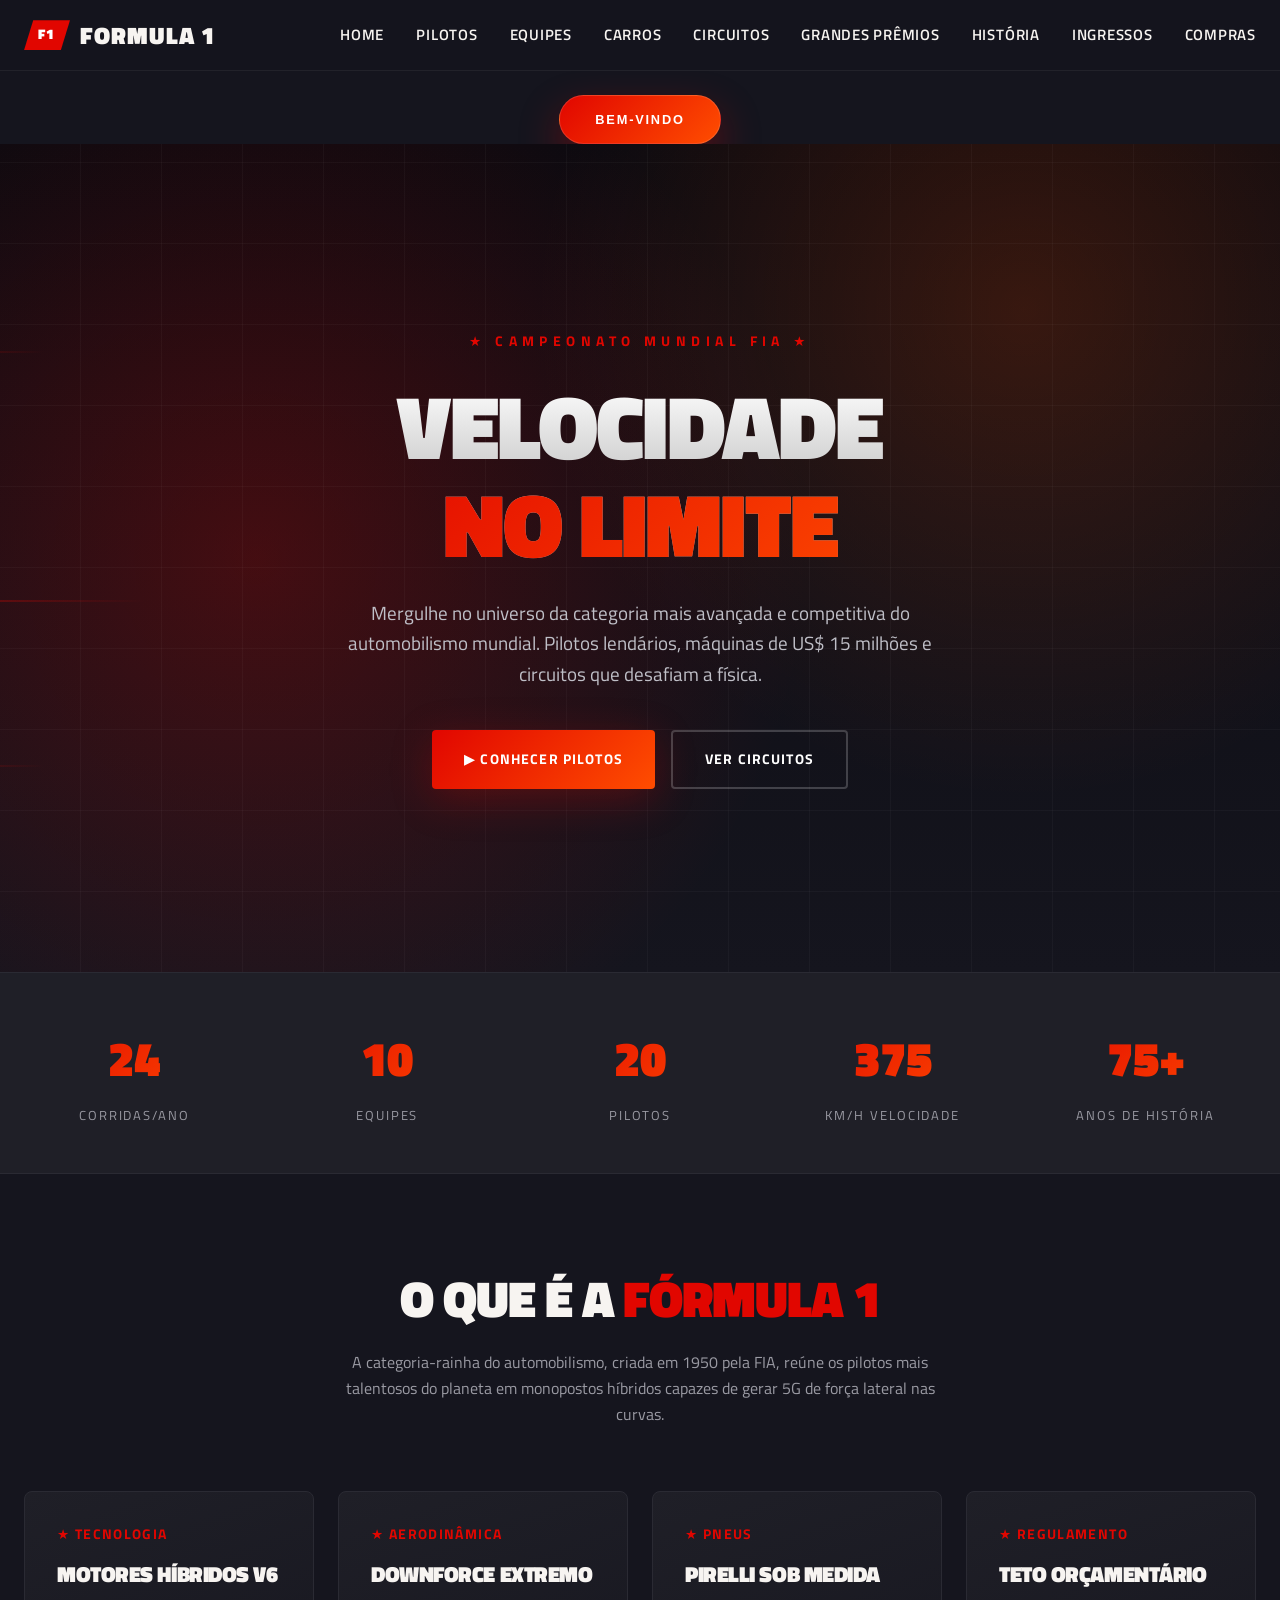
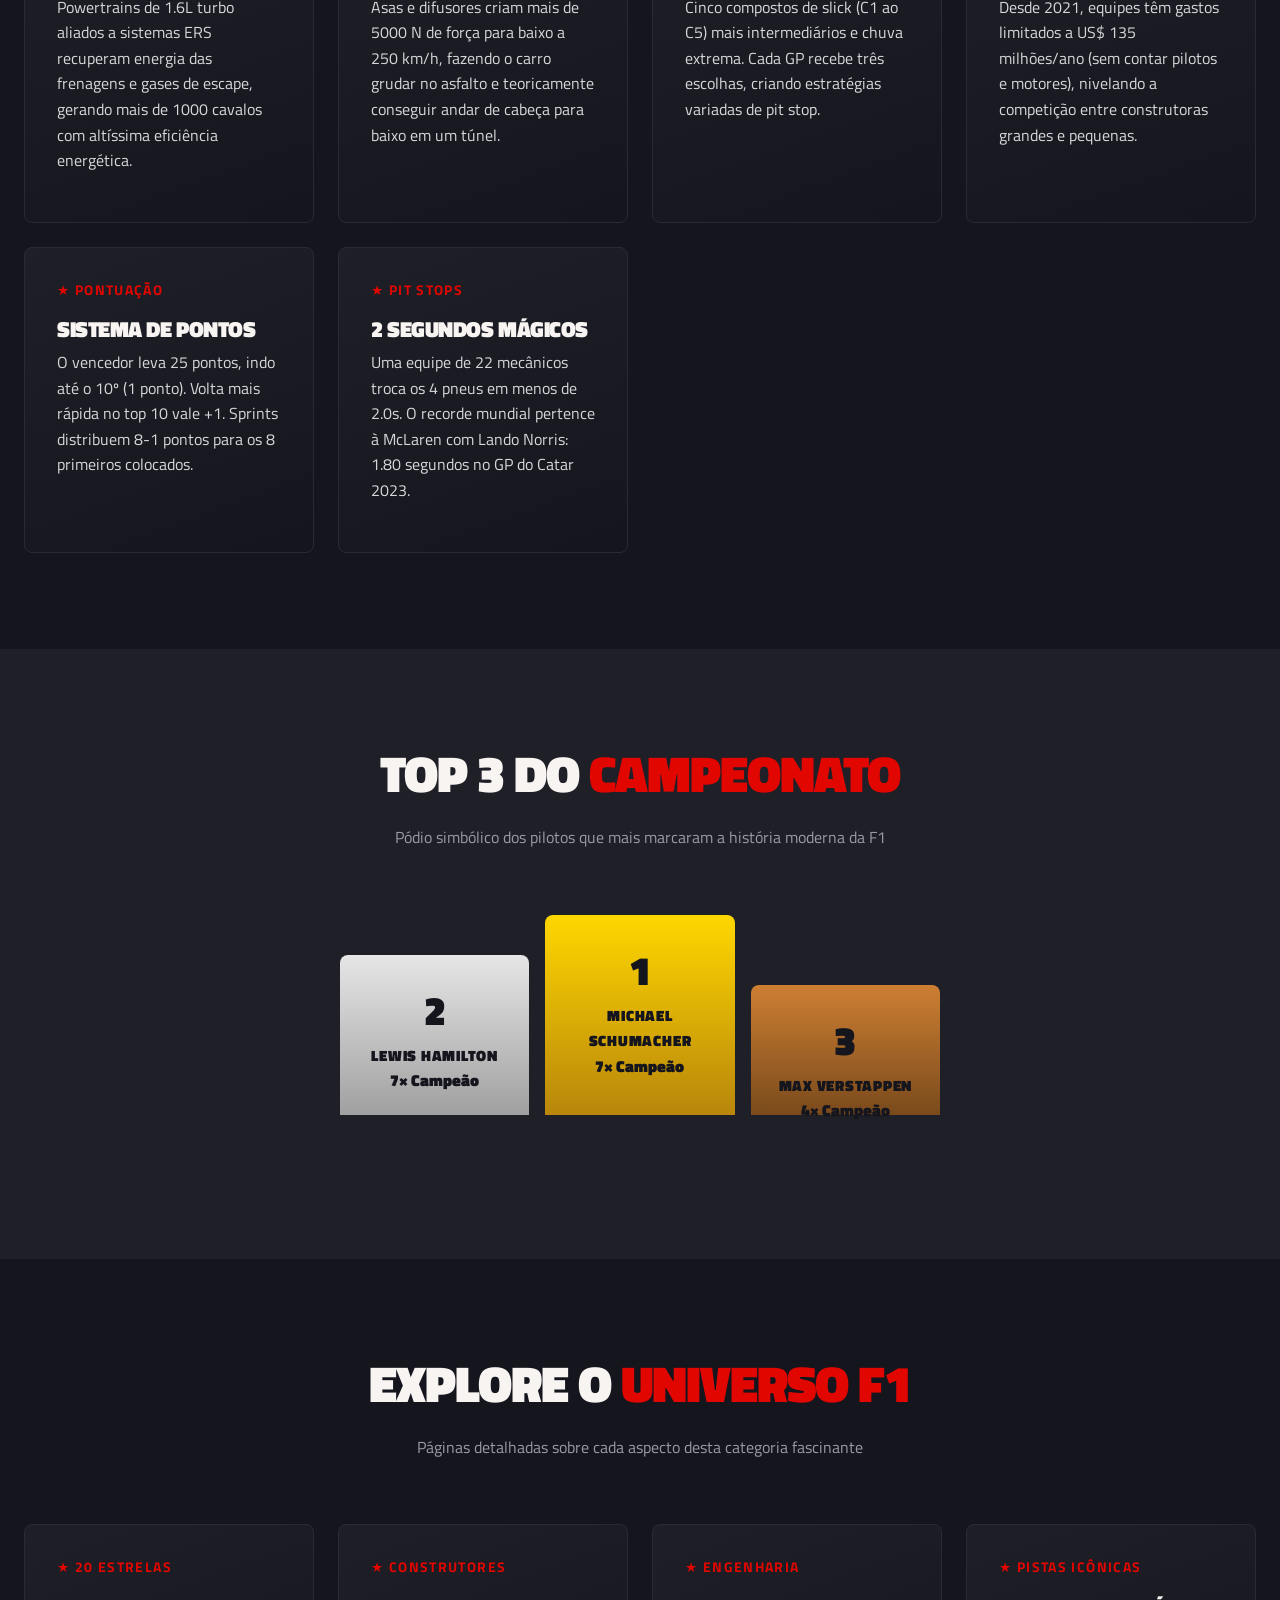
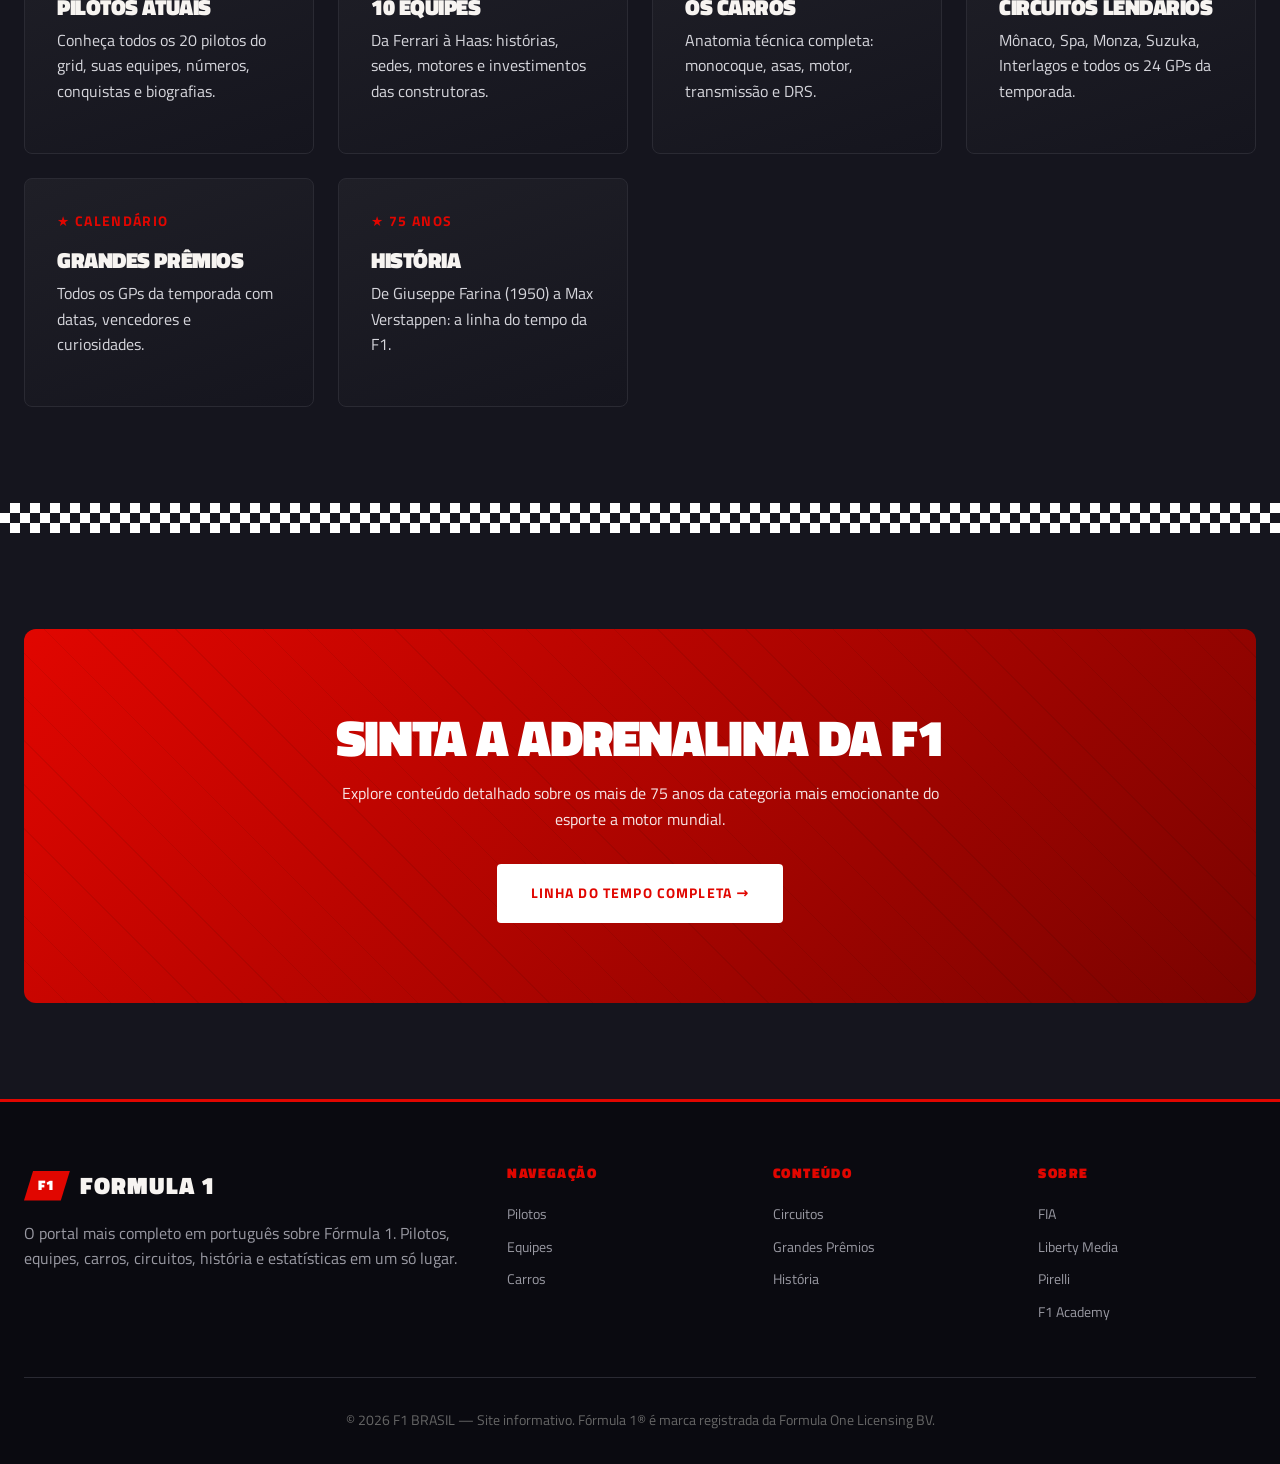
<file: index.html>
<!DOCTYPE html>
<html lang="pt-BR">
<head>
<meta charset="UTF-8">
<meta name="viewport" content="width=device-width,initial-scale=1">
<title>F1 BRASIL — O Universo Completo da Fórmula 1</title>
<meta name="description" content="Tudo sobre Fórmula 1: pilotos, equipes, carros, circuitos, grandes prêmios, história e estatísticas da categoria mais rápida do automobilismo mundial.">
<link rel="stylesheet" href="css/style.css">
<link rel="preconnect" href="https://fonts.googleapis.com">
<link href="https://fonts.googleapis.com/css2?family=Titillium+Web:wght@400;600;700;900&display=swap" rel="stylesheet">
</head>
<body>

<!-- Este bloco monta a navegação principal do site e conecta cada página à sua seção correspondente. -->
<nav class="nav">
  <div class="nav-inner">
    <input type="checkbox" id="nav-toggle" class="nav-toggle" aria-label="Abrir menu">
    <a href="index.html" class="logo"><span class="logo-mark">F1</span>FORMULA 1</a>
    <ul class="nav-links">
      <li><a href="index.html">Home</a></li>
      <li><a href="pages/pilotos.html">Pilotos</a></li>
      <li><a href="pages/equipes.html">Equipes</a></li>
      <li><a href="pages/carros.html">Carros</a></li>
      <li><a href="pages/circuitos.html">Circuitos</a></li>
      <li><a href="pages/premios.html">Grandes Prêmios</a></li>
      <li><a href="pages/historia.html">História</a></li>
      <li><a href="index.php">Ingressos</a></li>
      <li class="nav-cta"><a href="pages/listar.php">Compras</a></li>
    </ul>
    <label for="nav-toggle" class="nav-burger" aria-hidden="true"><span></span><span></span><span></span></label>
  </div>
</nav>

<audio autoplay loop>
  <source src="audio/formula-1-theme-live-in-concert-by-brian-tyler-brian-tyler-are-we-dreaming-yo_GP6mYaAu.mp3" type="audio/mpeg">
  Seu navegador não suporta áudio.
</audio>



<div style="display:flex;justify-content:center; padding: 1.5rem 1rem 0;">
  <button type="button" id="botao-clique" class="btn btn-primary btn-callout">Bem-vindo</button>
</div>

<header class="hero">
  <div class="speed-lines"><span></span><span></span><span></span><span></span></div>
  <div class="hero-content">
    <span class="eyebrow">★ Campeonato Mundial FIA ★</span>
    <h1>VELOCIDADE<span>NO LIMITE</span></h1>
    <p class="hero-sub">Mergulhe no universo da categoria mais avançada e competitiva do automobilismo mundial. Pilotos lendários, máquinas de US$ 15 milhões e circuitos que desafiam a física.</p>
    <div class="btn-group">
      <a href="pages/pilotos.html" class="btn btn-primary">▶ Conhecer Pilotos</a>
      <a href="pages/circuitos.html" class="btn btn-ghost">Ver Circuitos</a>
    </div>
  </div>
</header>

<section class="stats">
  <div class="container stats-grid">
    <div><div class="stat-num">24</div><div class="stat-label">Corridas/Ano</div></div>
    <div><div class="stat-num">10</div><div class="stat-label">Equipes</div></div>
    <div><div class="stat-num">20</div><div class="stat-label">Pilotos</div></div>
    <div><div class="stat-num">375</div><div class="stat-label">Km/h Velocidade</div></div>
    <div><div class="stat-num">75+</div><div class="stat-label">Anos de História</div></div>
  </div>
</section>

<section>
  <div class="container">
    <div class="section-head">
      <h2>O Que É a <span>Fórmula 1</span></h2>
      <p>A categoria-rainha do automobilismo, criada em 1950 pela FIA, reúne os pilotos mais talentosos do planeta em monopostos híbridos capazes de gerar 5G de força lateral nas curvas.</p>
    </div>
    <div class="grid grid-3">
      <div class="card">
        <div class="meta">★ Tecnologia</div>
        <h3>Motores Híbridos V6</h3>
        <p>Powertrains de 1.6L turbo aliados a sistemas ERS recuperam energia das frenagens e gases de escape, gerando mais de 1000 cavalos com altíssima eficiência energética.</p>
      </div>
      <div class="card">
        <div class="meta">★ Aerodinâmica</div>
        <h3>Downforce Extremo</h3>
        <p>Asas e difusores criam mais de 5000 N de força para baixo a 250 km/h, fazendo o carro grudar no asfalto e teoricamente conseguir andar de cabeça para baixo em um túnel.</p>
      </div>
      <div class="card">
        <div class="meta">★ Pneus</div>
        <h3>Pirelli Sob Medida</h3>
        <p>Cinco compostos de slick (C1 ao C5) mais intermediários e chuva extrema. Cada GP recebe três escolhas, criando estratégias variadas de pit stop.</p>
      </div>
      <div class="card">
        <div class="meta">★ Regulamento</div>
        <h3>Teto Orçamentário</h3>
        <p>Desde 2021, equipes têm gastos limitados a US$ 135 milhões/ano (sem contar pilotos e motores), nivelando a competição entre construtoras grandes e pequenas.</p>
      </div>
      <div class="card">
        <div class="meta">★ Pontuação</div>
        <h3>Sistema de Pontos</h3>
        <p>O vencedor leva 25 pontos, indo até o 10º (1 ponto). Volta mais rápida no top 10 vale +1. Sprints distribuem 8-1 pontos para os 8 primeiros colocados.</p>
      </div>
      <div class="card">
        <div class="meta">★ Pit Stops</div>
        <h3>2 Segundos Mágicos</h3>
        <p>Uma equipe de 22 mecânicos troca os 4 pneus em menos de 2.0s. O recorde mundial pertence à McLaren com Lando Norris: 1.80 segundos no GP do Catar 2023.</p>
      </div>
    </div>
  </div>
</section>

<section style="background:var(--carbon)">
  <div class="container">
    <div class="section-head">
      <h2>Top 3 do <span>Campeonato</span></h2>
      <p>Pódio simbólico dos pilotos que mais marcaram a história moderna da F1</p>
    </div>
    <div class="podium">
      <div class="step silver"><span class="pos">2</span><span class="name">Lewis Hamilton</span><br>7× Campeão</div>
      <div class="step gold"><span class="pos">1</span><span class="name">Michael Schumacher</span><br>7× Campeão</div>
      <div class="step bronze"><span class="pos">3</span><span class="name">Max Verstappen</span><br>4× Campeão</div>
    </div>
  </div>
</section>

<section>
  <div class="container">
    <div class="section-head">
      <h2>Explore o <span>Universo F1</span></h2>
      <p>Páginas detalhadas sobre cada aspecto desta categoria fascinante</p>
    </div>
    <div class="grid grid-3">
      <a href="pages/pilotos.html" class="card"><div class="meta">★ 20 Estrelas</div><h3>Pilotos Atuais</h3><p>Conheça todos os 20 pilotos do grid, suas equipes, números, conquistas e biografias.</p></a>
      <a href="pages/equipes.html" class="card"><div class="meta">★ Construtores</div><h3>10 Equipes</h3><p>Da Ferrari à Haas: histórias, sedes, motores e investimentos das construtoras.</p></a>
      <a href="pages/carros.html" class="card"><div class="meta">★ Engenharia</div><h3>Os Carros</h3><p>Anatomia técnica completa: monocoque, asas, motor, transmissão e DRS.</p></a>
      <a href="pages/circuitos.html" class="card"><div class="meta">★ Pistas Icônicas</div><h3>Circuitos Lendários</h3><p>Mônaco, Spa, Monza, Suzuka, Interlagos e todos os 24 GPs da temporada.</p></a>
      <a href="pages/premios.html" class="card"><div class="meta">★ Calendário</div><h3>Grandes Prêmios</h3><p>Todos os GPs da temporada com datas, vencedores e curiosidades.</p></a>
      <a href="pages/historia.html" class="card"><div class="meta">★ 75 Anos</div><h3>História</h3><p>De Giuseppe Farina (1950) a Max Verstappen: a linha do tempo da F1.</p></a>
    </div>
  </div>
</section>

<div class="checkered"></div>

<section>
  <div class="container">
    <div class="cta">
      <h2>Sinta a Adrenalina da F1</h2>
      <p>Explore conteúdo detalhado sobre os mais de 75 anos da categoria mais emocionante do esporte a motor mundial.</p>
      <a href="pages/historia.html" class="btn btn-ghost" style="background:#fff;color:#e10600;border-color:#fff">Linha do Tempo Completa →</a>
    </div>
  </div>
</section>

<footer>
  <div class="container">
    <div class="footer-grid">
      <div>
        <div class="logo"><span class="logo-mark">F1</span>FORMULA 1</div>
        <p style="margin-top:1rem;color:#9a9aa3">O portal mais completo em português sobre Fórmula 1. Pilotos, equipes, carros, circuitos, história e estatísticas em um só lugar.</p>
      </div>
      <div><h4>Navegação</h4><ul><li><a href="pages/pilotos.html">Pilotos</a></li><li><a href="pages/equipes.html">Equipes</a></li><li><a href="pages/carros.html">Carros</a></li></ul></div>
      <div><h4>Conteúdo</h4><ul><li><a href="pages/circuitos.html">Circuitos</a></li><li><a href="pages/premios.html">Grandes Prêmios</a></li><li><a href="pages/historia.html">História</a></li></ul></div>
      <div><h4>Sobre</h4><ul><li>FIA</li><li>Liberty Media</li><li>Pirelli</li><li>F1 Academy</li></ul></div>
    </div>
    <div class="footer-bot">© 2026 F1 BRASIL — Site informativo. Fórmula 1® é marca registrada da Formula One Licensing BV.</div>
  </div>
</footer>


<script src="js/main.js"></script>

</body>
</html>
</file>
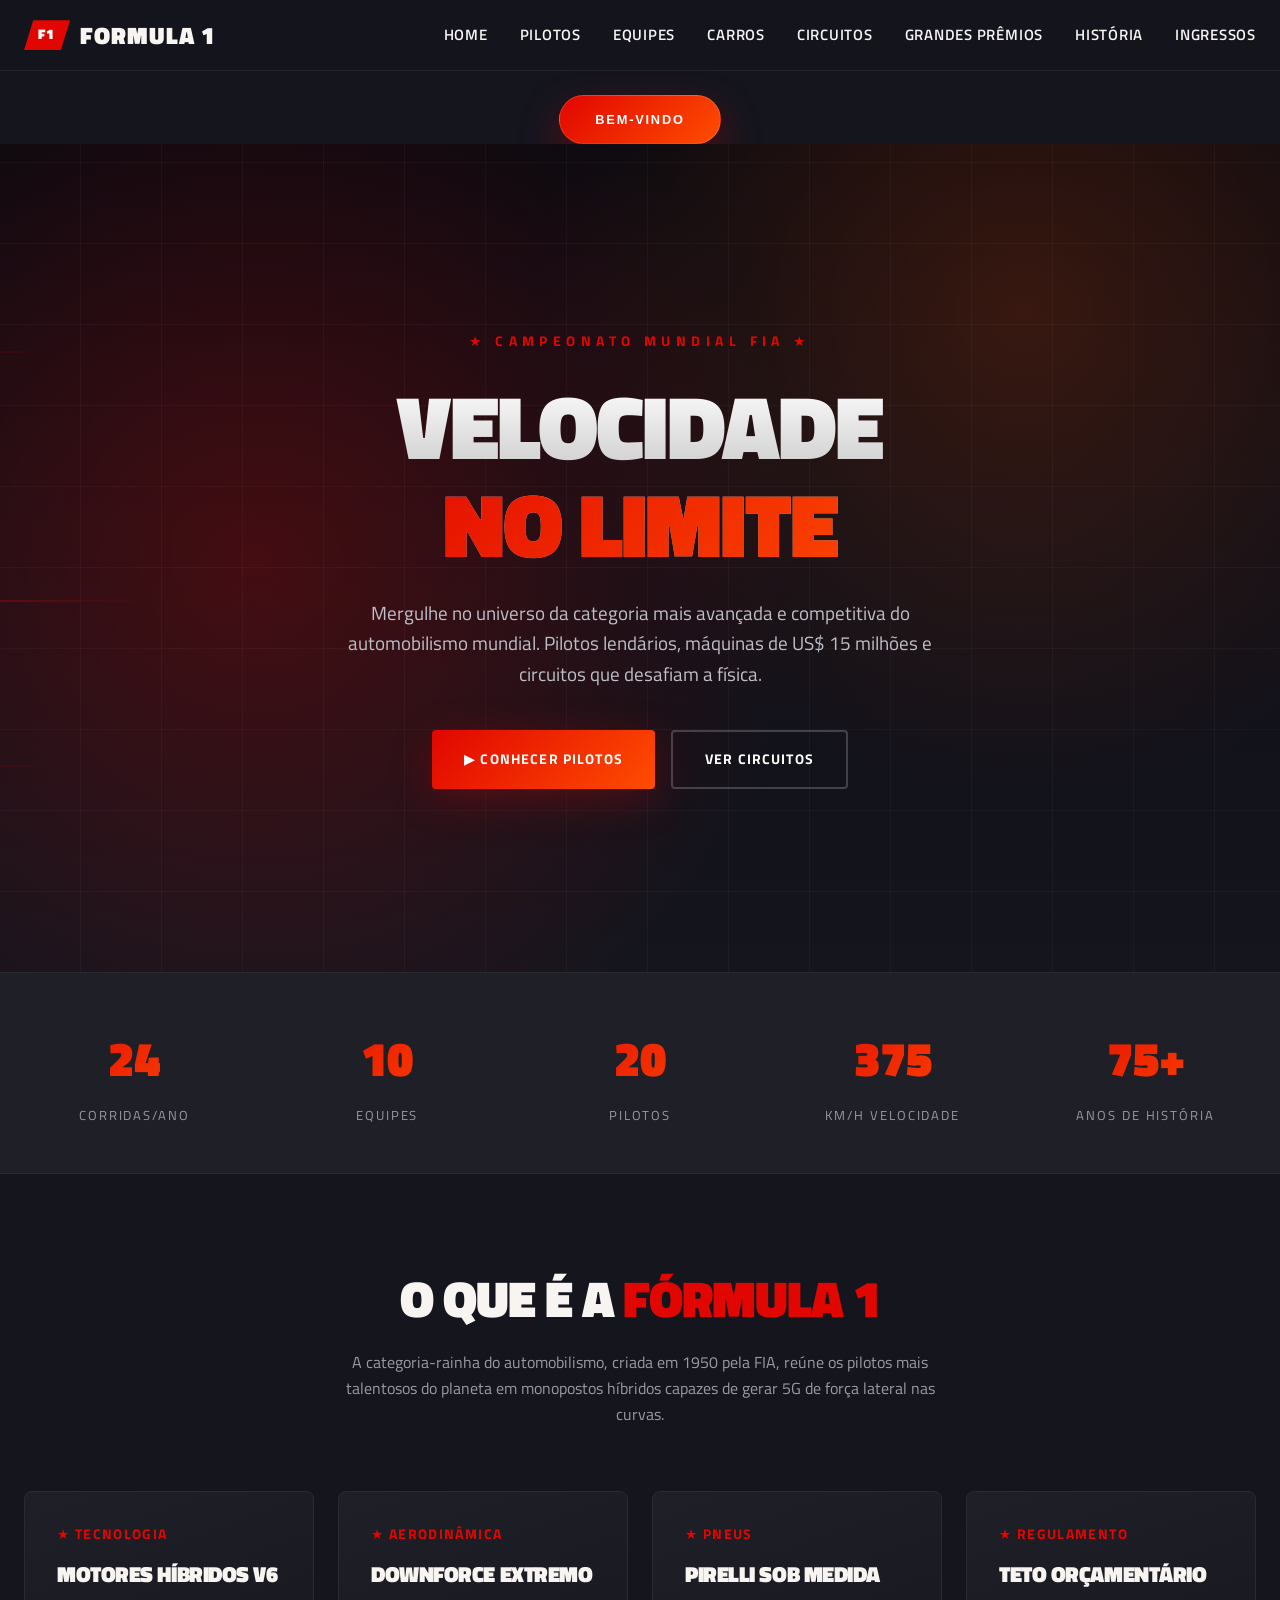
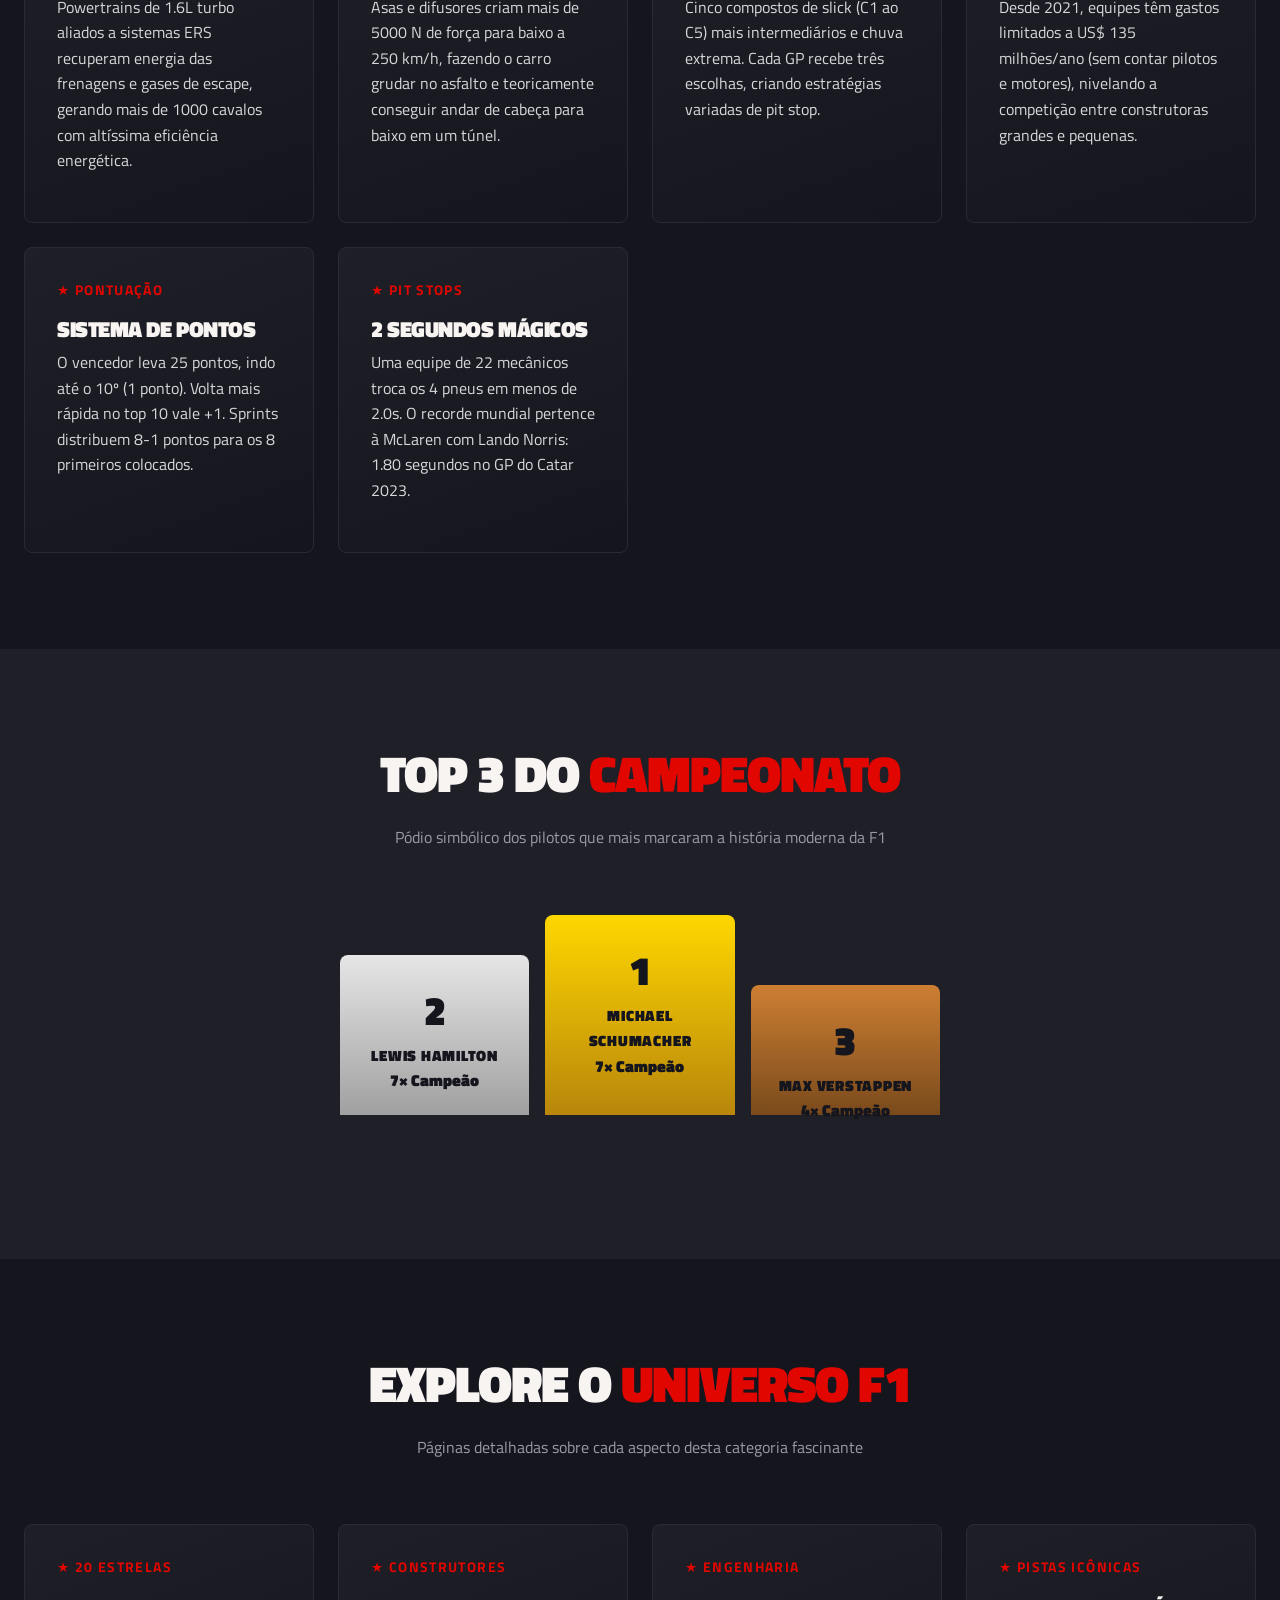
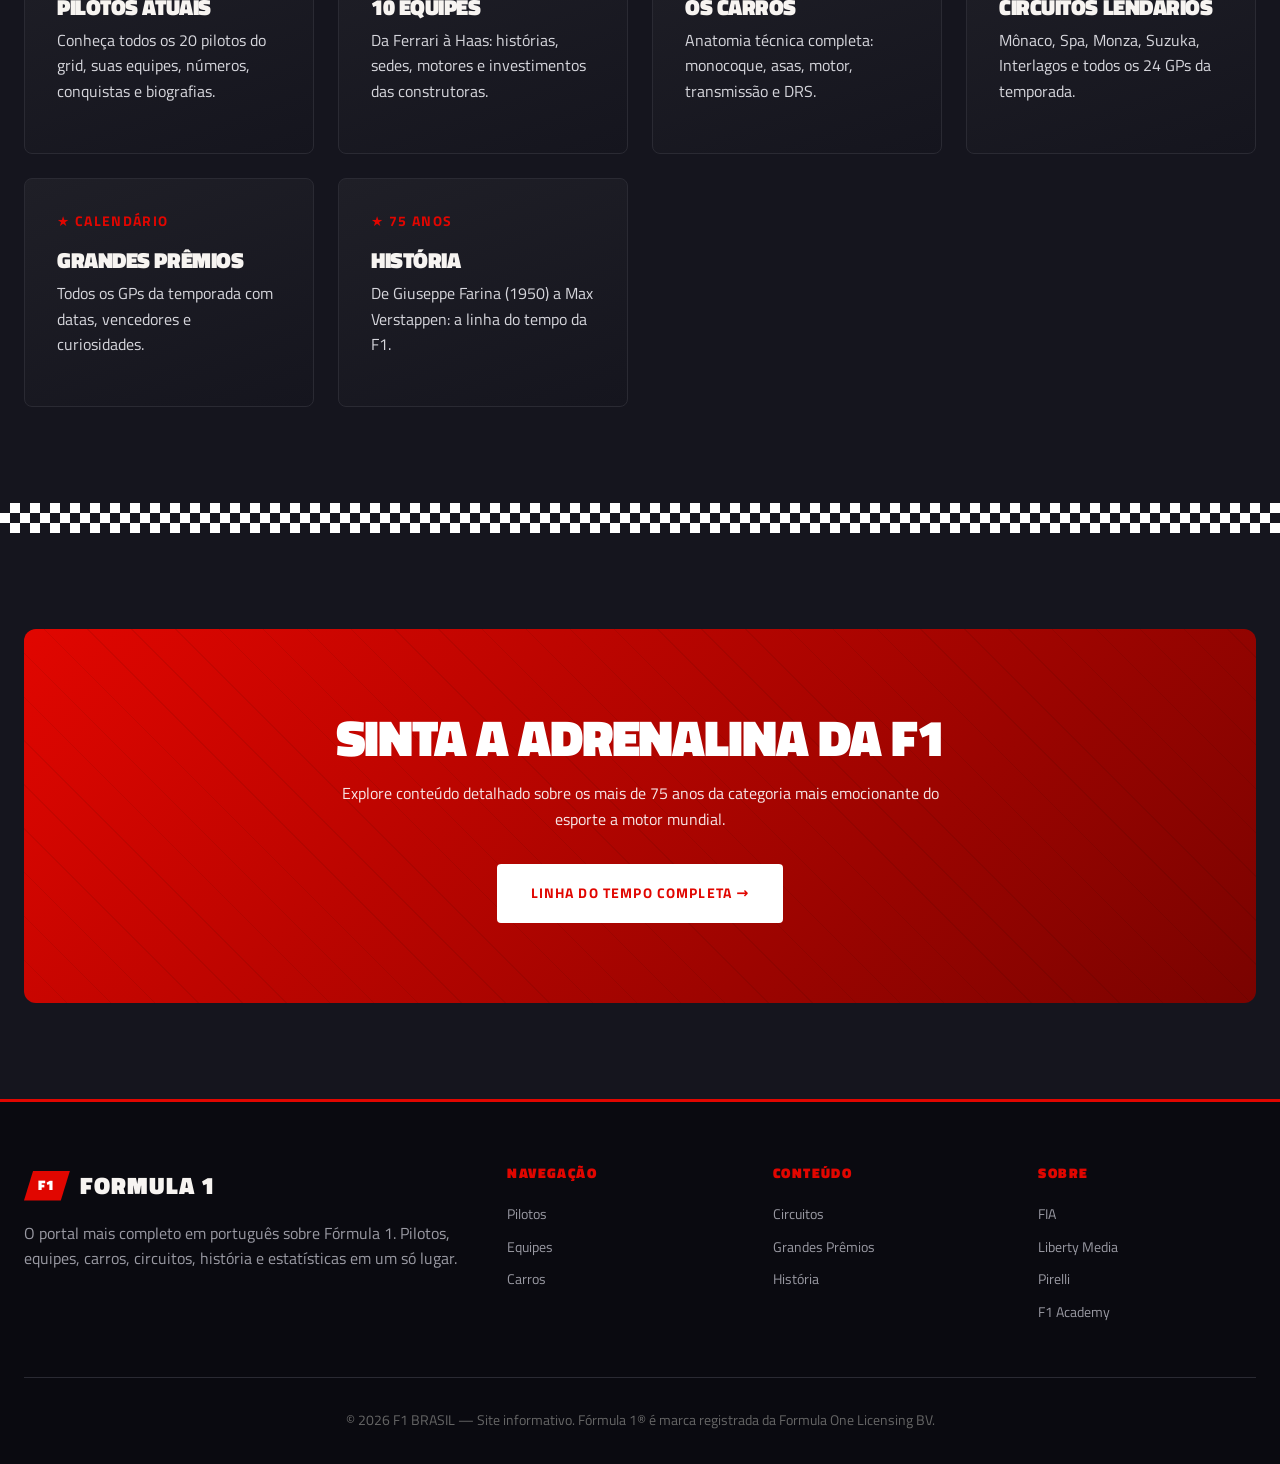
<file: Projeto Fórmula 1 (com php)/Projeto Fórmula 1 (com php)/index.html>
<!DOCTYPE html>
<html lang="pt-BR">
<head>
<meta charset="UTF-8">
<meta name="viewport" content="width=device-width,initial-scale=1">
<title>F1 BRASIL — O Universo Completo da Fórmula 1</title>
<meta name="description" content="Tudo sobre Fórmula 1: pilotos, equipes, carros, circuitos, grandes prêmios, história e estatísticas da categoria mais rápida do automobilismo mundial.">
<link rel="stylesheet" href="css/style.css">
<link rel="preconnect" href="https://fonts.googleapis.com">
<link href="https://fonts.googleapis.com/css2?family=Titillium+Web:wght@400;600;700;900&display=swap" rel="stylesheet">
</head>
<body>

<nav class="nav">
  <div class="nav-inner">
    <input type="checkbox" id="nav-toggle" class="nav-toggle" aria-label="Abrir menu">
    <a href="index.html" class="logo"><span class="logo-mark">F1</span>FORMULA 1</a>
    <ul class="nav-links">
      <li><a href="index.html">Home</a></li>
      <li><a href="pages/pilotos.html">Pilotos</a></li>
      <li><a href="pages/equipes.html">Equipes</a></li>
      <li><a href="pages/carros.html">Carros</a></li>
      <li><a href="pages/circuitos.html">Circuitos</a></li>
      <li><a href="pages/premios.html">Grandes Prêmios</a></li>
      <li><a href="pages/historia.html">História</a></li>
      <li><a href="index.php">Ingressos</a></li>
    </ul>
    <label for="nav-toggle" class="nav-burger" aria-hidden="true"><span></span><span></span><span></span></label>
  </div>
</nav>

<audio autoplay loop>
  <source src="audio/formula-1-theme-live-in-concert-by-brian-tyler-brian-tyler-are-we-dreaming-yo_GP6mYaAu.mp3" type="audio/mpeg">
  Seu navegador não suporta áudio.
</audio>



<div style="display:flex;justify-content:center; padding: 1.5rem 1rem 0;">
  <button type="button" id="botao-clique" class="btn btn-primary btn-callout">Bem-vindo</button>
</div>

<header class="hero">
  <div class="speed-lines"><span></span><span></span><span></span><span></span></div>
  <div class="hero-content">
    <span class="eyebrow">★ Campeonato Mundial FIA ★</span>
    <h1>VELOCIDADE<span>NO LIMITE</span></h1>
    <p class="hero-sub">Mergulhe no universo da categoria mais avançada e competitiva do automobilismo mundial. Pilotos lendários, máquinas de US$ 15 milhões e circuitos que desafiam a física.</p>
    <div class="btn-group">
      <a href="pages/pilotos.html" class="btn btn-primary">▶ Conhecer Pilotos</a>
      <a href="pages/circuitos.html" class="btn btn-ghost">Ver Circuitos</a>
    </div>
  </div>
</header>

<section class="stats">
  <div class="container stats-grid">
    <div><div class="stat-num">24</div><div class="stat-label">Corridas/Ano</div></div>
    <div><div class="stat-num">10</div><div class="stat-label">Equipes</div></div>
    <div><div class="stat-num">20</div><div class="stat-label">Pilotos</div></div>
    <div><div class="stat-num">375</div><div class="stat-label">Km/h Velocidade</div></div>
    <div><div class="stat-num">75+</div><div class="stat-label">Anos de História</div></div>
  </div>
</section>

<section>
  <div class="container">
    <div class="section-head">
      <h2>O Que É a <span>Fórmula 1</span></h2>
      <p>A categoria-rainha do automobilismo, criada em 1950 pela FIA, reúne os pilotos mais talentosos do planeta em monopostos híbridos capazes de gerar 5G de força lateral nas curvas.</p>
    </div>
    <div class="grid grid-3">
      <div class="card">
        <div class="meta">★ Tecnologia</div>
        <h3>Motores Híbridos V6</h3>
        <p>Powertrains de 1.6L turbo aliados a sistemas ERS recuperam energia das frenagens e gases de escape, gerando mais de 1000 cavalos com altíssima eficiência energética.</p>
      </div>
      <div class="card">
        <div class="meta">★ Aerodinâmica</div>
        <h3>Downforce Extremo</h3>
        <p>Asas e difusores criam mais de 5000 N de força para baixo a 250 km/h, fazendo o carro grudar no asfalto e teoricamente conseguir andar de cabeça para baixo em um túnel.</p>
      </div>
      <div class="card">
        <div class="meta">★ Pneus</div>
        <h3>Pirelli Sob Medida</h3>
        <p>Cinco compostos de slick (C1 ao C5) mais intermediários e chuva extrema. Cada GP recebe três escolhas, criando estratégias variadas de pit stop.</p>
      </div>
      <div class="card">
        <div class="meta">★ Regulamento</div>
        <h3>Teto Orçamentário</h3>
        <p>Desde 2021, equipes têm gastos limitados a US$ 135 milhões/ano (sem contar pilotos e motores), nivelando a competição entre construtoras grandes e pequenas.</p>
      </div>
      <div class="card">
        <div class="meta">★ Pontuação</div>
        <h3>Sistema de Pontos</h3>
        <p>O vencedor leva 25 pontos, indo até o 10º (1 ponto). Volta mais rápida no top 10 vale +1. Sprints distribuem 8-1 pontos para os 8 primeiros colocados.</p>
      </div>
      <div class="card">
        <div class="meta">★ Pit Stops</div>
        <h3>2 Segundos Mágicos</h3>
        <p>Uma equipe de 22 mecânicos troca os 4 pneus em menos de 2.0s. O recorde mundial pertence à McLaren com Lando Norris: 1.80 segundos no GP do Catar 2023.</p>
      </div>
    </div>
  </div>
</section>

<section style="background:var(--carbon)">
  <div class="container">
    <div class="section-head">
      <h2>Top 3 do <span>Campeonato</span></h2>
      <p>Pódio simbólico dos pilotos que mais marcaram a história moderna da F1</p>
    </div>
    <div class="podium">
      <div class="step silver"><span class="pos">2</span><span class="name">Lewis Hamilton</span><br>7× Campeão</div>
      <div class="step gold"><span class="pos">1</span><span class="name">Michael Schumacher</span><br>7× Campeão</div>
      <div class="step bronze"><span class="pos">3</span><span class="name">Max Verstappen</span><br>4× Campeão</div>
    </div>
  </div>
</section>

<section>
  <div class="container">
    <div class="section-head">
      <h2>Explore o <span>Universo F1</span></h2>
      <p>Páginas detalhadas sobre cada aspecto desta categoria fascinante</p>
    </div>
    <div class="grid grid-3">
      <a href="pages/pilotos.html" class="card"><div class="meta">★ 20 Estrelas</div><h3>Pilotos Atuais</h3><p>Conheça todos os 20 pilotos do grid, suas equipes, números, conquistas e biografias.</p></a>
      <a href="pages/equipes.html" class="card"><div class="meta">★ Construtores</div><h3>10 Equipes</h3><p>Da Ferrari à Haas: histórias, sedes, motores e investimentos das construtoras.</p></a>
      <a href="pages/carros.html" class="card"><div class="meta">★ Engenharia</div><h3>Os Carros</h3><p>Anatomia técnica completa: monocoque, asas, motor, transmissão e DRS.</p></a>
      <a href="pages/circuitos.html" class="card"><div class="meta">★ Pistas Icônicas</div><h3>Circuitos Lendários</h3><p>Mônaco, Spa, Monza, Suzuka, Interlagos e todos os 24 GPs da temporada.</p></a>
      <a href="pages/premios.html" class="card"><div class="meta">★ Calendário</div><h3>Grandes Prêmios</h3><p>Todos os GPs da temporada com datas, vencedores e curiosidades.</p></a>
      <a href="pages/historia.html" class="card"><div class="meta">★ 75 Anos</div><h3>História</h3><p>De Giuseppe Farina (1950) a Max Verstappen: a linha do tempo da F1.</p></a>
    </div>
  </div>
</section>

<div class="checkered"></div>

<section>
  <div class="container">
    <div class="cta">
      <h2>Sinta a Adrenalina da F1</h2>
      <p>Explore conteúdo detalhado sobre os mais de 75 anos da categoria mais emocionante do esporte a motor mundial.</p>
      <a href="pages/historia.html" class="btn btn-ghost" style="background:#fff;color:#e10600;border-color:#fff">Linha do Tempo Completa →</a>
    </div>
  </div>
</section>

<footer>
  <div class="container">
    <div class="footer-grid">
      <div>
        <div class="logo"><span class="logo-mark">F1</span>FORMULA 1</div>
        <p style="margin-top:1rem;color:#9a9aa3">O portal mais completo em português sobre Fórmula 1. Pilotos, equipes, carros, circuitos, história e estatísticas em um só lugar.</p>
      </div>
      <div><h4>Navegação</h4><ul><li><a href="pages/pilotos.html">Pilotos</a></li><li><a href="pages/equipes.html">Equipes</a></li><li><a href="pages/carros.html">Carros</a></li></ul></div>
      <div><h4>Conteúdo</h4><ul><li><a href="pages/circuitos.html">Circuitos</a></li><li><a href="pages/premios.html">Grandes Prêmios</a></li><li><a href="pages/historia.html">História</a></li></ul></div>
      <div><h4>Sobre</h4><ul><li>FIA</li><li>Liberty Media</li><li>Pirelli</li><li>F1 Academy</li></ul></div>
    </div>
    <div class="footer-bot">© 2026 F1 BRASIL — Site informativo. Fórmula 1® é marca registrada da Formula One Licensing BV.</div>
  </div>
</footer>


<script src="js/main.js"></script>

</body>
</html>
</file>
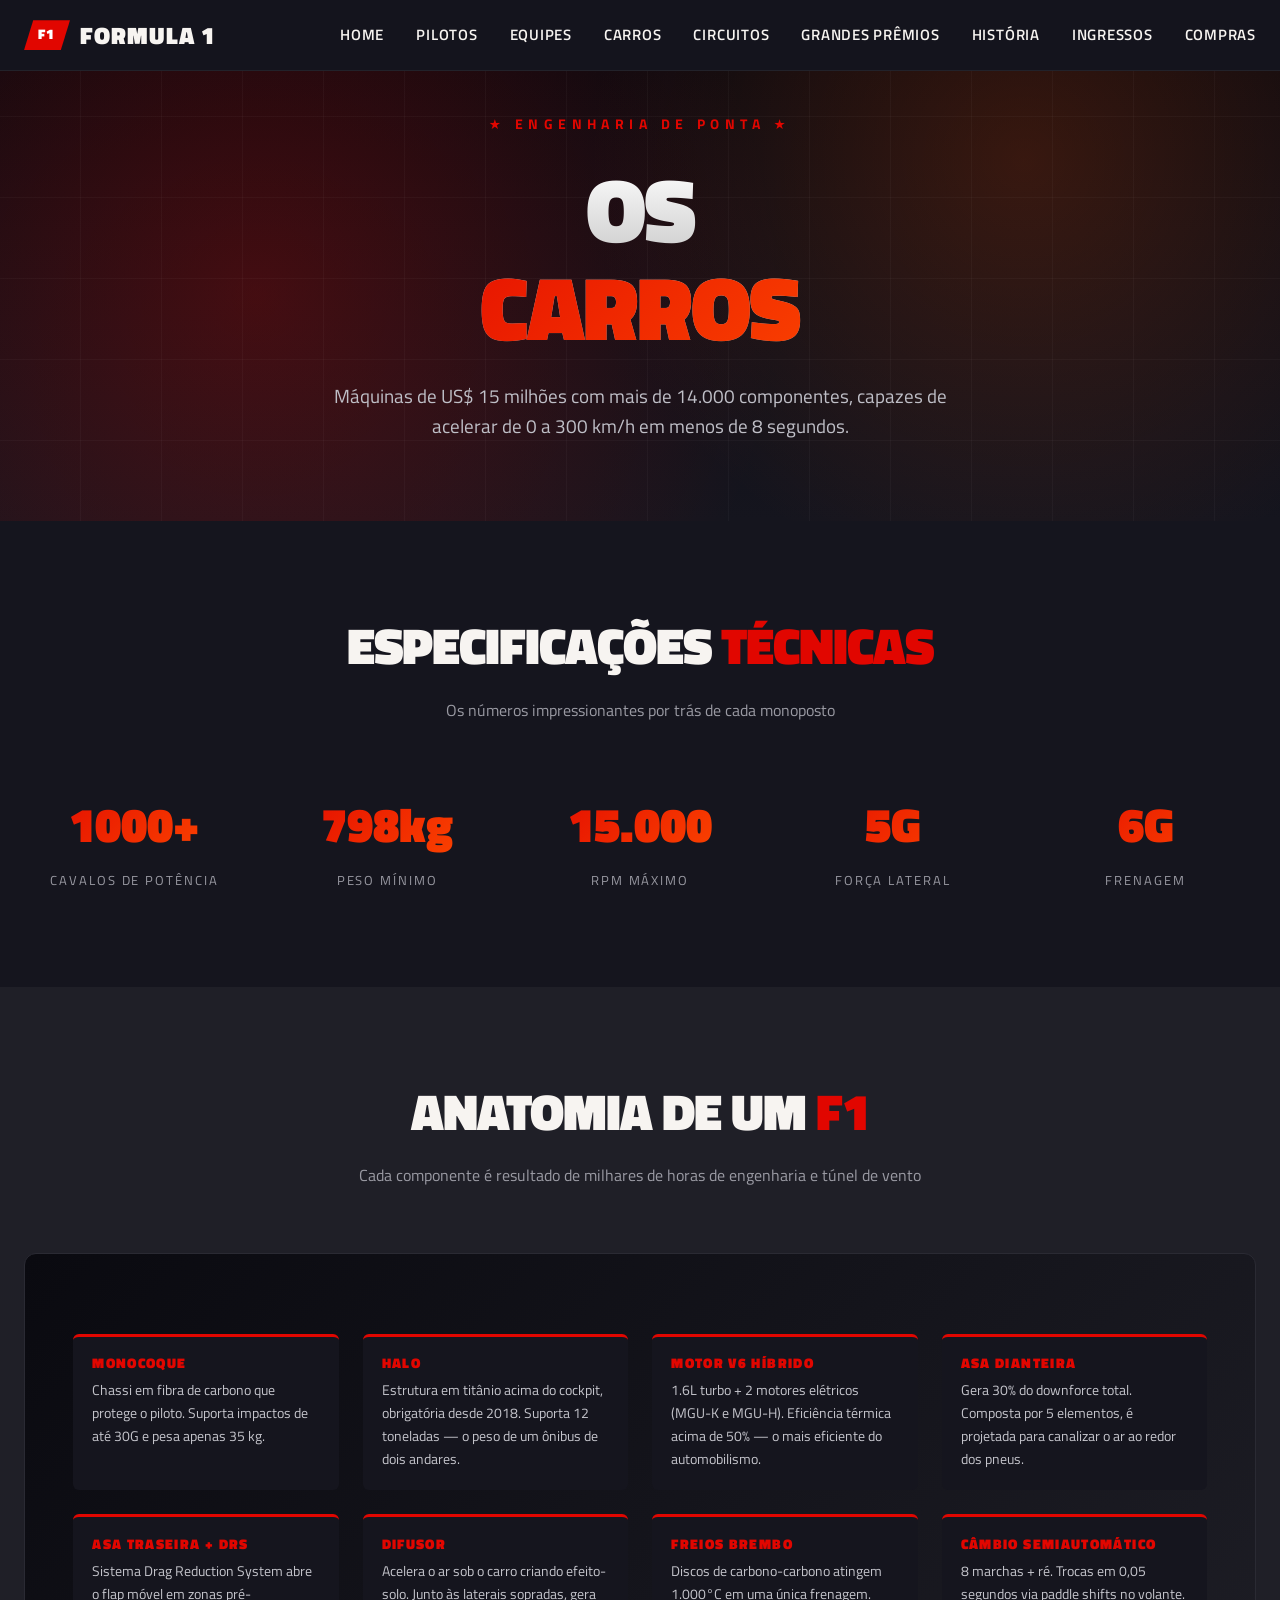
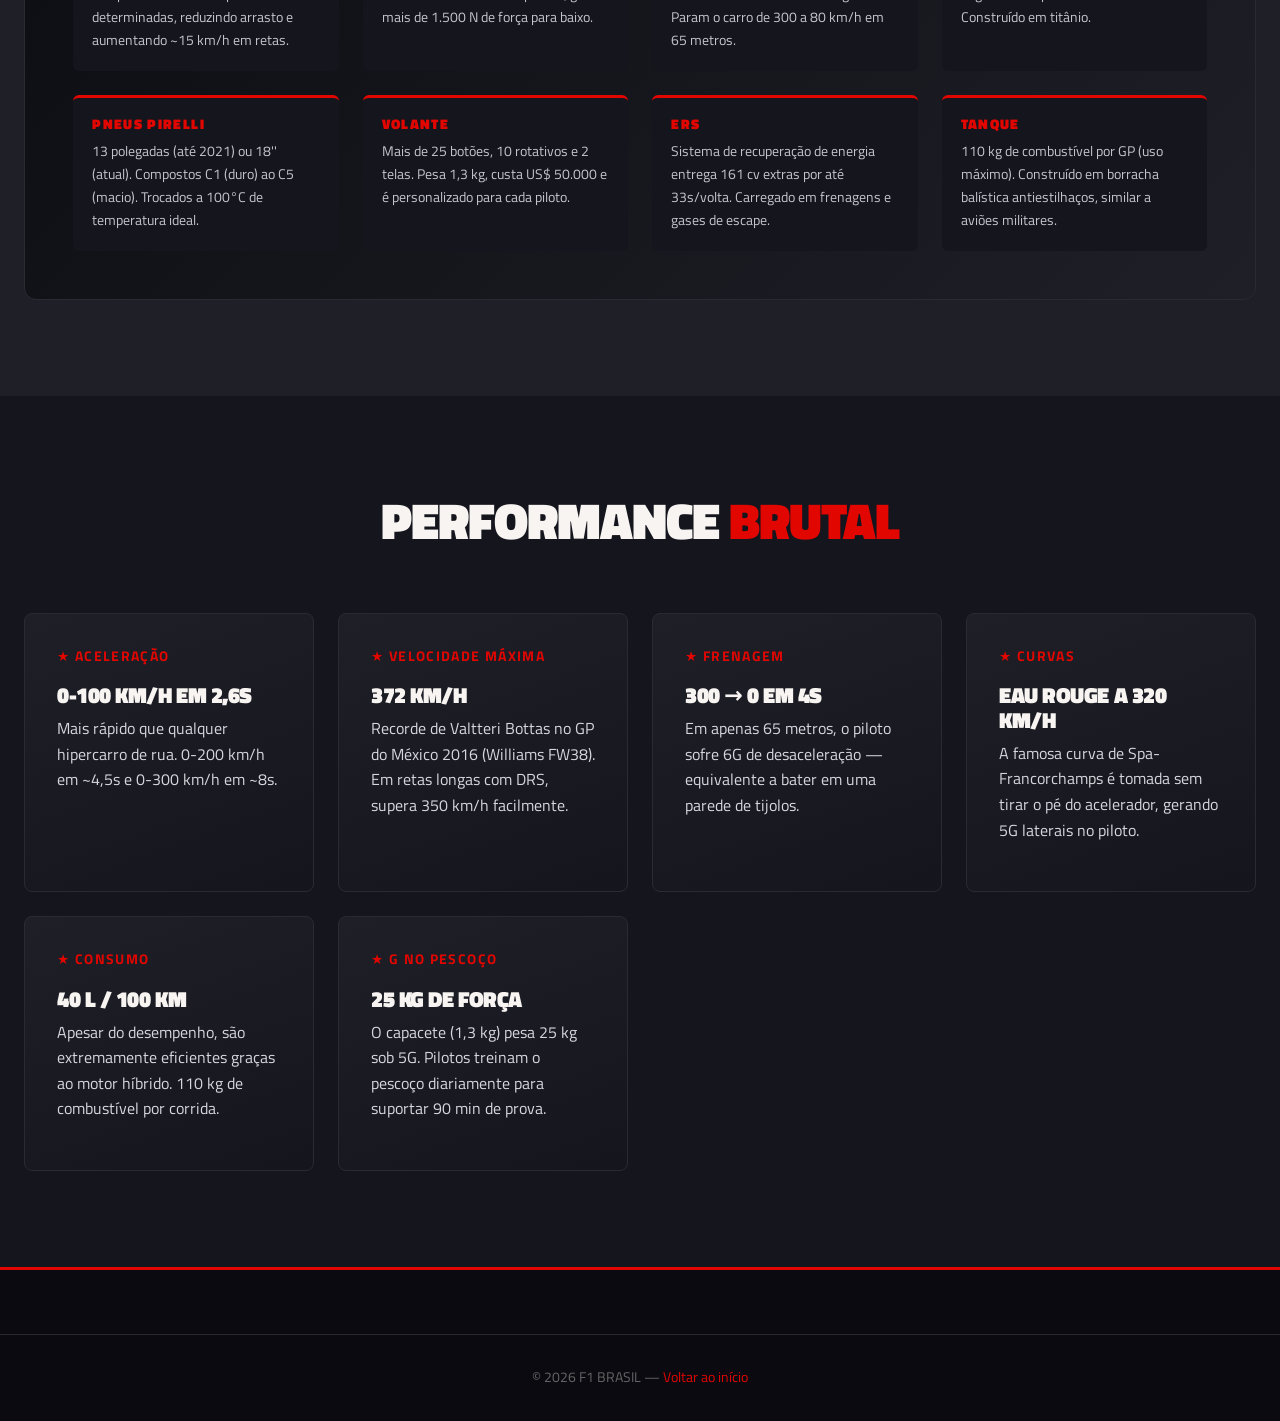
<file: pages/carros.html>
<!DOCTYPE html>
<html lang="pt-BR">
<head>
<meta charset="UTF-8">
<meta name="viewport" content="width=device-width,initial-scale=1">
<title>Carros — F1 BRASIL</title>
<meta name="description" content="Anatomia técnica completa de um F1 moderno: motor, aerodinâmica, monocoque, freios e DRS.">
<link rel="stylesheet" href="../css/style.css">
<link href="https://fonts.googleapis.com/css2?family=Titillium+Web:wght@400;600;700;900&display=swap" rel="stylesheet">
</head>
<body>

<!-- Esta página mostra a parte técnica dos carros da Fórmula 1 e usa links de navegação para o restante do conteúdo. -->
<nav class="nav">
  <div class="nav-inner">
    <input type="checkbox" id="nav-toggle" class="nav-toggle" aria-label="Abrir menu">
    <a href="../index.html" class="logo"><span class="logo-mark">F1</span>FORMULA 1</a>
    <ul class="nav-links">
      <li><a href="../index.html">Home</a></li>
      <li><a href="pilotos.html">Pilotos</a></li>
      <li><a href="equipes.html">Equipes</a></li>
      <li><a href="carros.html">Carros</a></li>
      <li><a href="circuitos.html">Circuitos</a></li>
      <li><a href="premios.html">Grandes Prêmios</a></li>
      <li><a href="historia.html">História</a></li>
      <li><a href="../index.php">Ingressos</a></li>
      <li class="nav-cta"><a href="listar.php">Compras</a></li>
    </ul>
    <label for="nav-toggle" class="nav-burger" aria-hidden="true"><span></span><span></span><span></span></label>
  </div>
</nav>

<header class="hero" style="min-height:50vh">
  <div class="hero-content">
    <span class="eyebrow">★ Engenharia de Ponta ★</span>
    <h1>OS <span>CARROS</span></h1>
    <p class="hero-sub">Máquinas de US$ 15 milhões com mais de 14.000 componentes, capazes de acelerar de 0 a 300 km/h em menos de 8 segundos.</p>
  </div>
</header>

<section>
  <div class="container">
    <div class="section-head"><h2>Especificações <span>Técnicas</span></h2><p>Os números impressionantes por trás de cada monoposto</p></div>

    <div class="stats" style="background:transparent;padding:0;border:none">
      <div class="stats-grid">
        <div><div class="stat-num">1000+</div><div class="stat-label">Cavalos de potência</div></div>
        <div><div class="stat-num">798kg</div><div class="stat-label">Peso mínimo</div></div>
        <div><div class="stat-num">15.000</div><div class="stat-label">RPM máximo</div></div>
        <div><div class="stat-num">5G</div><div class="stat-label">Força lateral</div></div>
        <div><div class="stat-num">6G</div><div class="stat-label">Frenagem</div></div>
      </div>
    </div>
  </div>
</section>

<section style="background:var(--carbon)">
  <div class="container">
    <div class="section-head"><h2>Anatomia de um <span>F1</span></h2><p>Cada componente é resultado de milhares de horas de engenharia e túnel de vento</p></div>
    <div class="anatomy">
      <div class="anatomy-grid">
        <div class="anatomy-item"><h4>Monocoque</h4><p>Chassi em fibra de carbono que protege o piloto. Suporta impactos de até 30G e pesa apenas 35 kg.</p></div>
        <div class="anatomy-item"><h4>Halo</h4><p>Estrutura em titânio acima do cockpit, obrigatória desde 2018. Suporta 12 toneladas — o peso de um ônibus de dois andares.</p></div>
        <div class="anatomy-item"><h4>Motor V6 Híbrido</h4><p>1.6L turbo + 2 motores elétricos (MGU-K e MGU-H). Eficiência térmica acima de 50% — o mais eficiente do automobilismo.</p></div>
        <div class="anatomy-item"><h4>Asa Dianteira</h4><p>Gera 30% do downforce total. Composta por 5 elementos, é projetada para canalizar o ar ao redor dos pneus.</p></div>
        <div class="anatomy-item"><h4>Asa Traseira + DRS</h4><p>Sistema Drag Reduction System abre o flap móvel em zonas pré-determinadas, reduzindo arrasto e aumentando ~15 km/h em retas.</p></div>
        <div class="anatomy-item"><h4>Difusor</h4><p>Acelera o ar sob o carro criando efeito-solo. Junto às laterais sopradas, gera mais de 1.500 N de força para baixo.</p></div>
        <div class="anatomy-item"><h4>Freios Brembo</h4><p>Discos de carbono-carbono atingem 1.000°C em uma única frenagem. Param o carro de 300 a 80 km/h em 65 metros.</p></div>
        <div class="anatomy-item"><h4>Câmbio Semiautomático</h4><p>8 marchas + ré. Trocas em 0,05 segundos via paddle shifts no volante. Construído em titânio.</p></div>
        <div class="anatomy-item"><h4>Pneus Pirelli</h4><p>13 polegadas (até 2021) ou 18'' (atual). Compostos C1 (duro) ao C5 (macio). Trocados a 100°C de temperatura ideal.</p></div>
        <div class="anatomy-item"><h4>Volante</h4><p>Mais de 25 botões, 10 rotativos e 2 telas. Pesa 1,3 kg, custa US$ 50.000 e é personalizado para cada piloto.</p></div>
        <div class="anatomy-item"><h4>ERS</h4><p>Sistema de recuperação de energia entrega 161 cv extras por até 33s/volta. Carregado em frenagens e gases de escape.</p></div>
        <div class="anatomy-item"><h4>Tanque</h4><p>110 kg de combustível por GP (uso máximo). Construído em borracha balística antiestilhaços, similar a aviões militares.</p></div>
      </div>
    </div>
  </div>
</section>

<section>
  <div class="container">
    <div class="section-head"><h2>Performance <span>Brutal</span></h2></div>
    <div class="grid grid-3">
      <div class="card"><div class="meta">★ Aceleração</div><h3>0-100 km/h em 2,6s</h3><p>Mais rápido que qualquer hipercarro de rua. 0-200 km/h em ~4,5s e 0-300 km/h em ~8s.</p></div>
      <div class="card"><div class="meta">★ Velocidade Máxima</div><h3>372 km/h</h3><p>Recorde de Valtteri Bottas no GP do México 2016 (Williams FW38). Em retas longas com DRS, supera 350 km/h facilmente.</p></div>
      <div class="card"><div class="meta">★ Frenagem</div><h3>300 → 0 em 4s</h3><p>Em apenas 65 metros, o piloto sofre 6G de desaceleração — equivalente a bater em uma parede de tijolos.</p></div>
      <div class="card"><div class="meta">★ Curvas</div><h3>Eau Rouge a 320 km/h</h3><p>A famosa curva de Spa-Francorchamps é tomada sem tirar o pé do acelerador, gerando 5G laterais no piloto.</p></div>
      <div class="card"><div class="meta">★ Consumo</div><h3>40 L / 100 km</h3><p>Apesar do desempenho, são extremamente eficientes graças ao motor híbrido. 110 kg de combustível por corrida.</p></div>
      <div class="card"><div class="meta">★ G no Pescoço</div><h3>25 kg de força</h3><p>O capacete (1,3 kg) pesa 25 kg sob 5G. Pilotos treinam o pescoço diariamente para suportar 90 min de prova.</p></div>
    </div>
  </div>
</section>

<footer><div class="container footer-bot">© 2026 F1 BRASIL — <a href="../index.html" style="color:var(--red)">Voltar ao início</a></div></footer>

</body>
</html>
</file>
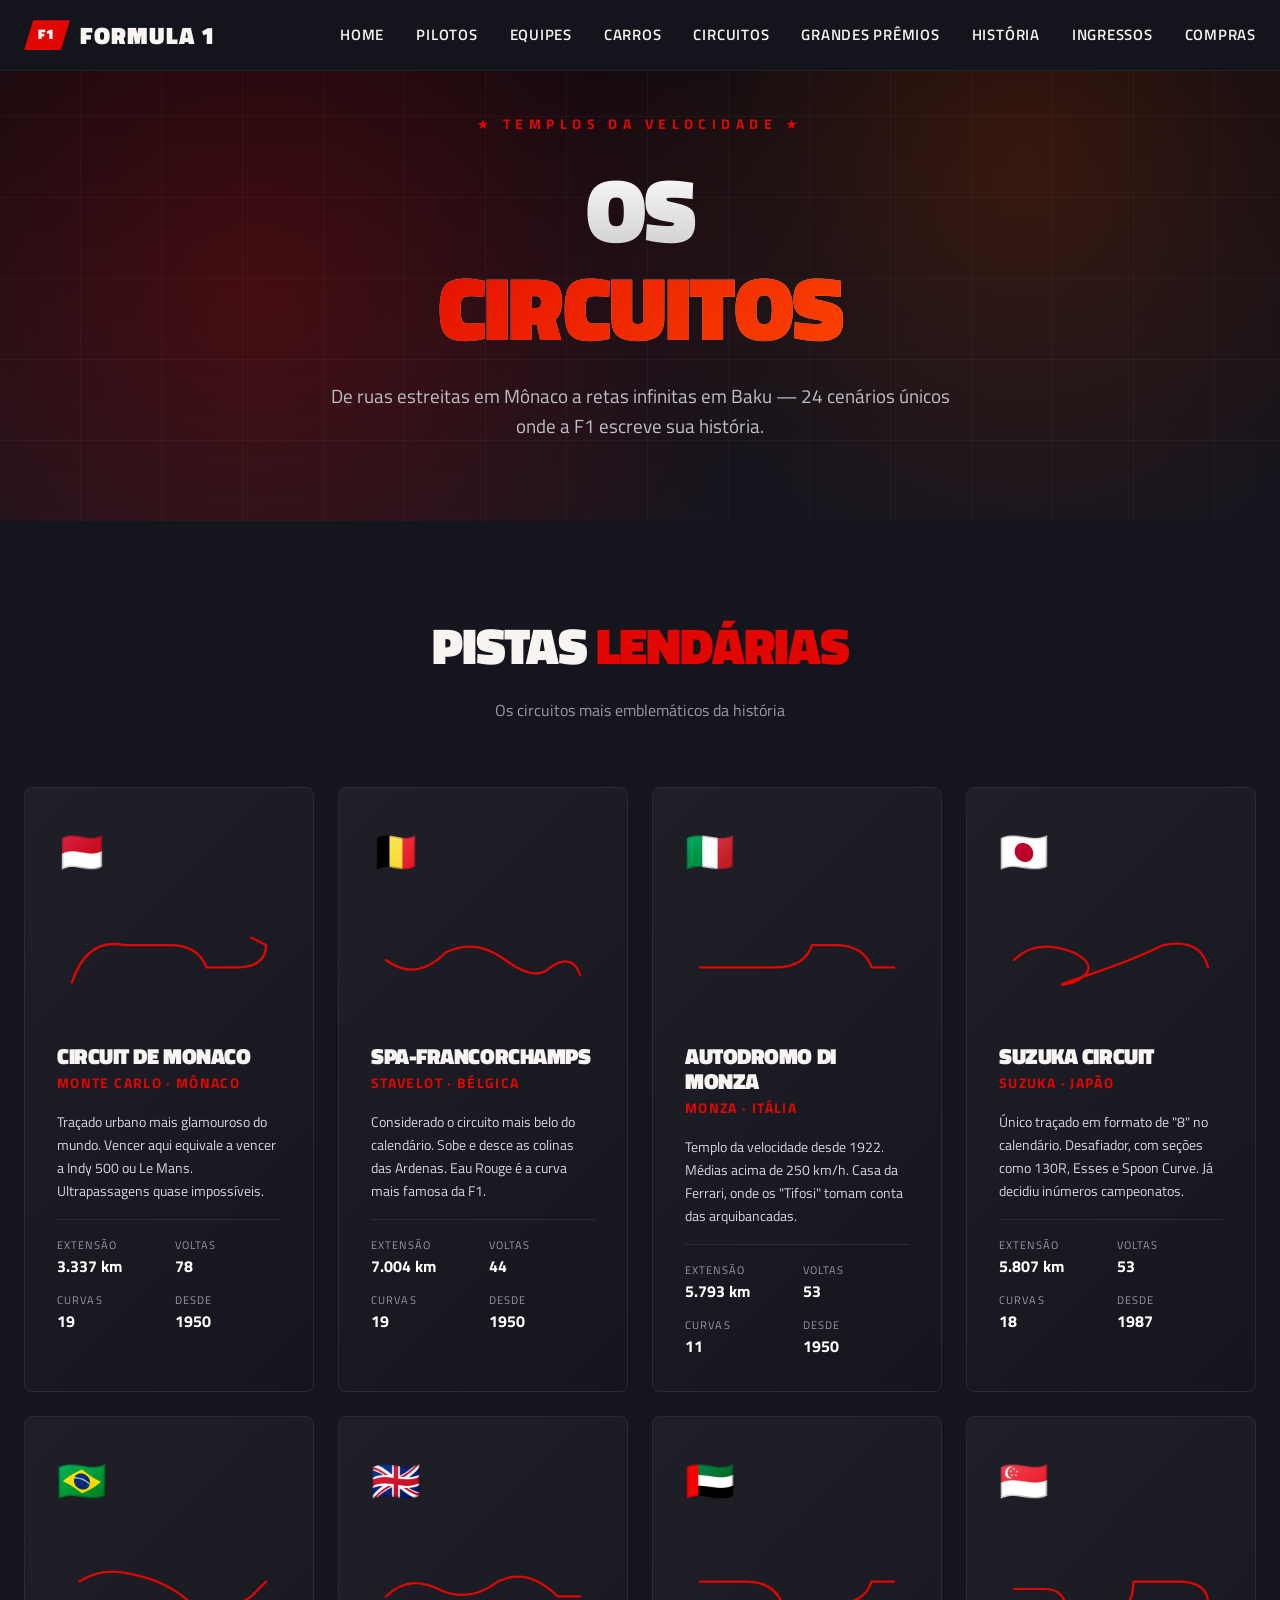
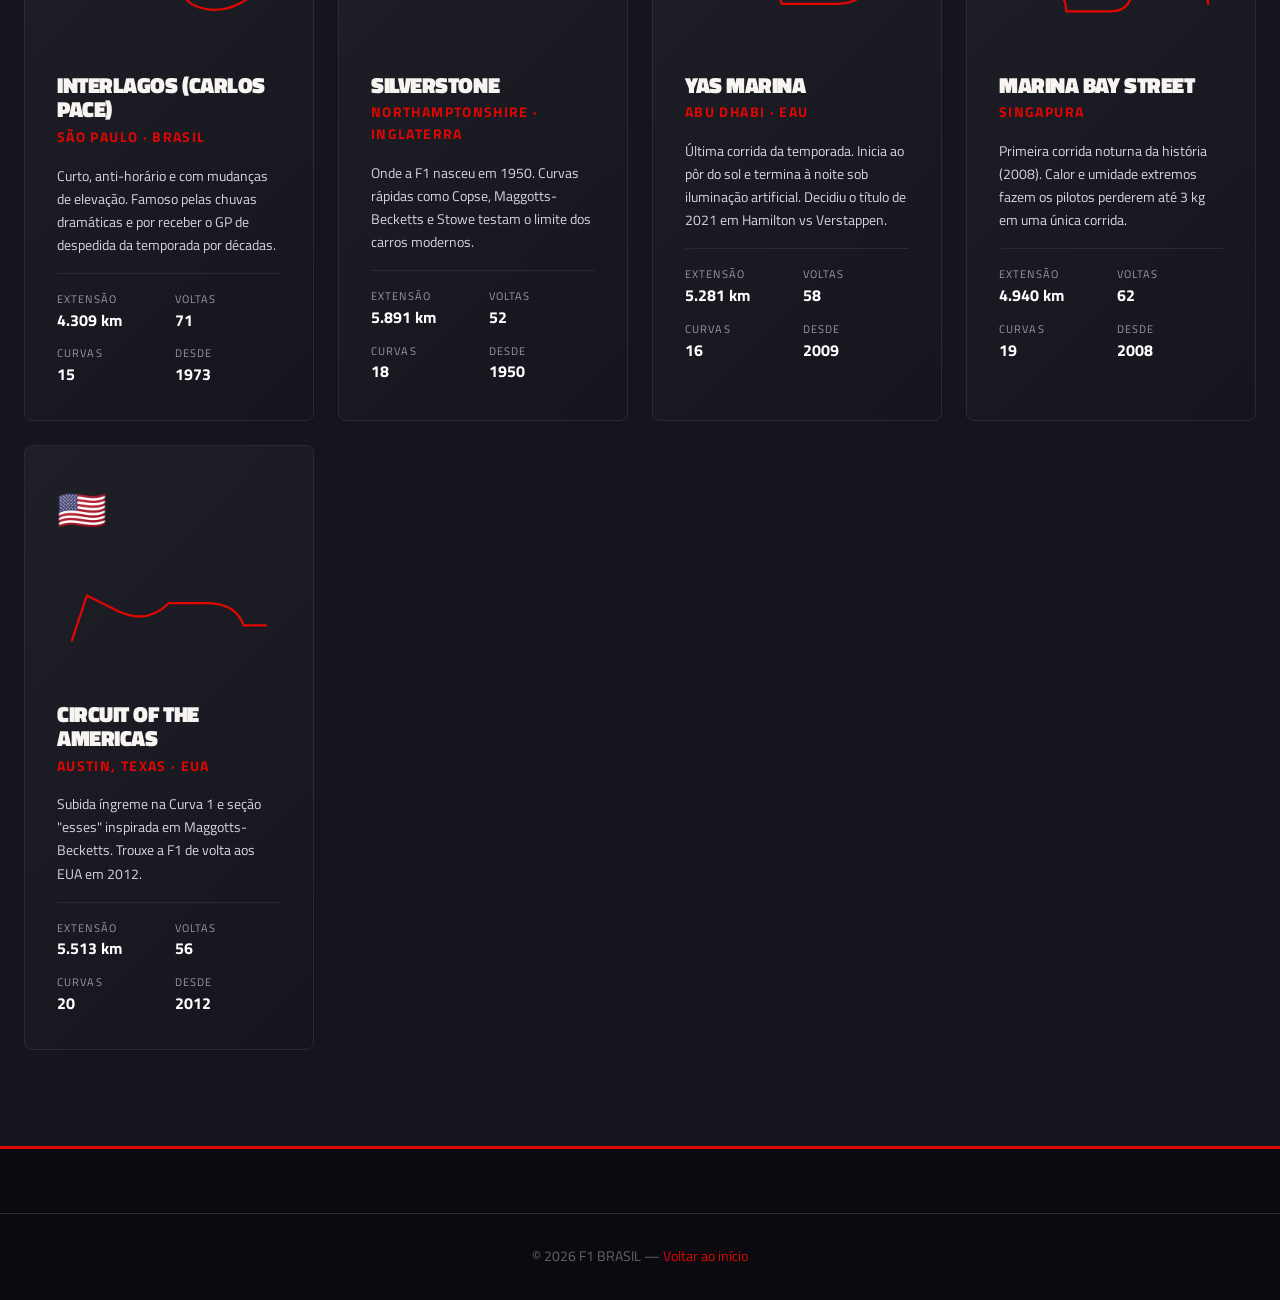
<file: pages/circuitos.html>
<!DOCTYPE html>
<html lang="pt-BR">
<head>
<meta charset="UTF-8">
<meta name="viewport" content="width=device-width,initial-scale=1">
<title>Circuitos — F1 BRASIL</title>
<meta name="description" content="Todas as pistas da temporada de F1: Mônaco, Spa, Monza, Suzuka, Interlagos e mais.">
<link rel="stylesheet" href="../css/style.css">
<link href="https://fonts.googleapis.com/css2?family=Titillium+Web:wght@400;600;700;900&display=swap" rel="stylesheet">
</head>
<body>

<!-- Página dedicada aos circuitos, com layout de navegação e apresentação dos traçados e locais de corrida. -->
<nav class="nav">
  <div class="nav-inner">
    <input type="checkbox" id="nav-toggle" class="nav-toggle" aria-label="Abrir menu">
    <a href="../index.html" class="logo"><span class="logo-mark">F1</span>FORMULA 1</a>
    <ul class="nav-links">
      <li><a href="../index.html">Home</a></li>
      <li><a href="pilotos.html">Pilotos</a></li>
      <li><a href="equipes.html">Equipes</a></li>
      <li><a href="carros.html">Carros</a></li>
      <li><a href="circuitos.html">Circuitos</a></li>
      <li><a href="premios.html">Grandes Prêmios</a></li>
      <li><a href="historia.html">História</a></li>
      <li><a href="../index.php">Ingressos</a></li>
      <li class="nav-cta"><a href="listar.php">Compras</a></li>
    </ul>
    <label for="nav-toggle" class="nav-burger" aria-hidden="true"><span></span><span></span><span></span></label>
  </div>
</nav>

<header class="hero" style="min-height:50vh">
  <div class="hero-content">
    <span class="eyebrow">★ Templos da Velocidade ★</span>
    <h1>OS <span>CIRCUITOS</span></h1>
    <p class="hero-sub">De ruas estreitas em Mônaco a retas infinitas em Baku — 24 cenários únicos onde a F1 escreve sua história.</p>
  </div>
</header>

<section>
  <div class="container">
    <div class="section-head"><h2>Pistas <span>Lendárias</span></h2><p>Os circuitos mais emblemáticos da história</p></div>
    <div class="grid grid-3">

      <div class="track-card">
        <div class="flag">🇲🇨</div>
        <svg class="track-svg" viewBox="0 0 300 100"><path d="M20,80 Q40,20 90,30 L150,30 Q190,30 200,60 L240,60 Q280,60 280,30 L260,20"/></svg>
        <h3>Circuit de Monaco</h3>
        <div class="location">Monte Carlo · Mônaco</div>
        <p style="font-size:.9rem">Traçado urbano mais glamouroso do mundo. Vencer aqui equivale a vencer a Indy 500 ou Le Mans. Ultrapassagens quase impossíveis.</p>
        <div class="specs">
          <div><span>Extensão</span><strong>3.337 km</strong></div>
          <div><span>Voltas</span><strong>78</strong></div>
          <div><span>Curvas</span><strong>19</strong></div>
          <div><span>Desde</span><strong>1950</strong></div>
        </div>
      </div>

      <div class="track-card">
        <div class="flag">🇧🇪</div>
        <svg class="track-svg" viewBox="0 0 300 100"><path d="M20,50 Q60,80 100,40 Q140,20 180,50 Q220,80 240,60 Q270,40 280,70"/></svg>
        <h3>Spa-Francorchamps</h3>
        <div class="location">Stavelot · Bélgica</div>
        <p style="font-size:.9rem">Considerado o circuito mais belo do calendário. Sobe e desce as colinas das Ardenas. Eau Rouge é a curva mais famosa da F1.</p>
        <div class="specs">
          <div><span>Extensão</span><strong>7.004 km</strong></div>
          <div><span>Voltas</span><strong>44</strong></div>
          <div><span>Curvas</span><strong>19</strong></div>
          <div><span>Desde</span><strong>1950</strong></div>
        </div>
      </div>

      <div class="track-card">
        <div class="flag">🇮🇹</div>
        <svg class="track-svg" viewBox="0 0 300 100"><path d="M20,60 L120,60 Q160,60 170,30 L200,30 Q240,30 250,60 L280,60"/></svg>
        <h3>Autodromo di Monza</h3>
        <div class="location">Monza · Itália</div>
        <p style="font-size:.9rem">Templo da velocidade desde 1922. Médias acima de 250 km/h. Casa da Ferrari, onde os "Tifosi" tomam conta das arquibancadas.</p>
        <div class="specs">
          <div><span>Extensão</span><strong>5.793 km</strong></div>
          <div><span>Voltas</span><strong>53</strong></div>
          <div><span>Curvas</span><strong>11</strong></div>
          <div><span>Desde</span><strong>1950</strong></div>
        </div>
      </div>

      <div class="track-card">
        <div class="flag">🇯🇵</div>
        <svg class="track-svg" viewBox="0 0 300 100"><path d="M20,50 Q50,20 100,40 Q140,60 100,80 Q60,90 120,70 Q180,50 220,30 Q270,20 280,60"/></svg>
        <h3>Suzuka Circuit</h3>
        <div class="location">Suzuka · Japão</div>
        <p style="font-size:.9rem">Único traçado em formato de "8" no calendário. Desafiador, com seções como 130R, Esses e Spoon Curve. Já decidiu inúmeros campeonatos.</p>
        <div class="specs">
          <div><span>Extensão</span><strong>5.807 km</strong></div>
          <div><span>Voltas</span><strong>53</strong></div>
          <div><span>Curvas</span><strong>18</strong></div>
          <div><span>Desde</span><strong>1987</strong></div>
        </div>
      </div>

      <div class="track-card">
        <div class="flag">🇧🇷</div>
        <svg class="track-svg" viewBox="0 0 300 100"><path d="M30,40 Q60,20 100,30 Q150,40 180,70 Q220,90 260,60 L280,40"/></svg>
        <h3>Interlagos (Carlos Pace)</h3>
        <div class="location">São Paulo · Brasil</div>
        <p style="font-size:.9rem">Curto, anti-horário e com mudanças de elevação. Famoso pelas chuvas dramáticas e por receber o GP de despedida da temporada por décadas.</p>
        <div class="specs">
          <div><span>Extensão</span><strong>4.309 km</strong></div>
          <div><span>Voltas</span><strong>71</strong></div>
          <div><span>Curvas</span><strong>15</strong></div>
          <div><span>Desde</span><strong>1973</strong></div>
        </div>
      </div>

      <div class="track-card">
        <div class="flag">🇬🇧</div>
        <svg class="track-svg" viewBox="0 0 300 100"><path d="M20,60 Q50,30 90,50 Q130,70 170,40 Q210,20 250,60 L280,60"/></svg>
        <h3>Silverstone</h3>
        <div class="location">Northamptonshire · Inglaterra</div>
        <p style="font-size:.9rem">Onde a F1 nasceu em 1950. Curvas rápidas como Copse, Maggotts-Becketts e Stowe testam o limite dos carros modernos.</p>
        <div class="specs">
          <div><span>Extensão</span><strong>5.891 km</strong></div>
          <div><span>Voltas</span><strong>52</strong></div>
          <div><span>Curvas</span><strong>18</strong></div>
          <div><span>Desde</span><strong>1950</strong></div>
        </div>
      </div>

      <div class="track-card">
        <div class="flag">🇦🇪</div>
        <svg class="track-svg" viewBox="0 0 300 100"><path d="M20,40 L80,40 Q120,40 130,70 L200,70 Q240,70 250,40 L280,40"/></svg>
        <h3>Yas Marina</h3>
        <div class="location">Abu Dhabi · EAU</div>
        <p style="font-size:.9rem">Última corrida da temporada. Inicia ao pôr do sol e termina à noite sob iluminação artificial. Decidiu o título de 2021 em Hamilton vs Verstappen.</p>
        <div class="specs">
          <div><span>Extensão</span><strong>5.281 km</strong></div>
          <div><span>Voltas</span><strong>58</strong></div>
          <div><span>Curvas</span><strong>16</strong></div>
          <div><span>Desde</span><strong>2009</strong></div>
        </div>
      </div>

      <div class="track-card">
        <div class="flag">🇸🇬</div>
        <svg class="track-svg" viewBox="0 0 300 100"><path d="M20,50 L60,50 Q90,50 90,80 L150,80 Q180,80 180,40 L240,40 Q280,40 280,70"/></svg>
        <h3>Marina Bay Street</h3>
        <div class="location">Singapura</div>
        <p style="font-size:.9rem">Primeira corrida noturna da história (2008). Calor e umidade extremos fazem os pilotos perderem até 3 kg em uma única corrida.</p>
        <div class="specs">
          <div><span>Extensão</span><strong>4.940 km</strong></div>
          <div><span>Voltas</span><strong>62</strong></div>
          <div><span>Curvas</span><strong>19</strong></div>
          <div><span>Desde</span><strong>2008</strong></div>
        </div>
      </div>

      <div class="track-card">
        <div class="flag">🇺🇸</div>
        <svg class="track-svg" viewBox="0 0 300 100"><path d="M20,80 L40,20 L80,40 Q120,60 150,30 L200,30 Q240,30 250,60 L280,60"/></svg>
        <h3>Circuit of The Americas</h3>
        <div class="location">Austin, Texas · EUA</div>
        <p style="font-size:.9rem">Subida íngreme na Curva 1 e seção "esses" inspirada em Maggotts-Becketts. Trouxe a F1 de volta aos EUA em 2012.</p>
        <div class="specs">
          <div><span>Extensão</span><strong>5.513 km</strong></div>
          <div><span>Voltas</span><strong>56</strong></div>
          <div><span>Curvas</span><strong>20</strong></div>
          <div><span>Desde</span><strong>2012</strong></div>
        </div>
      </div>

    </div>
  </div>
</section>

<footer><div class="container footer-bot">© 2026 F1 BRASIL — <a href="../index.html" style="color:var(--red)">Voltar ao início</a></div></footer>

</body>
</html>
</file>
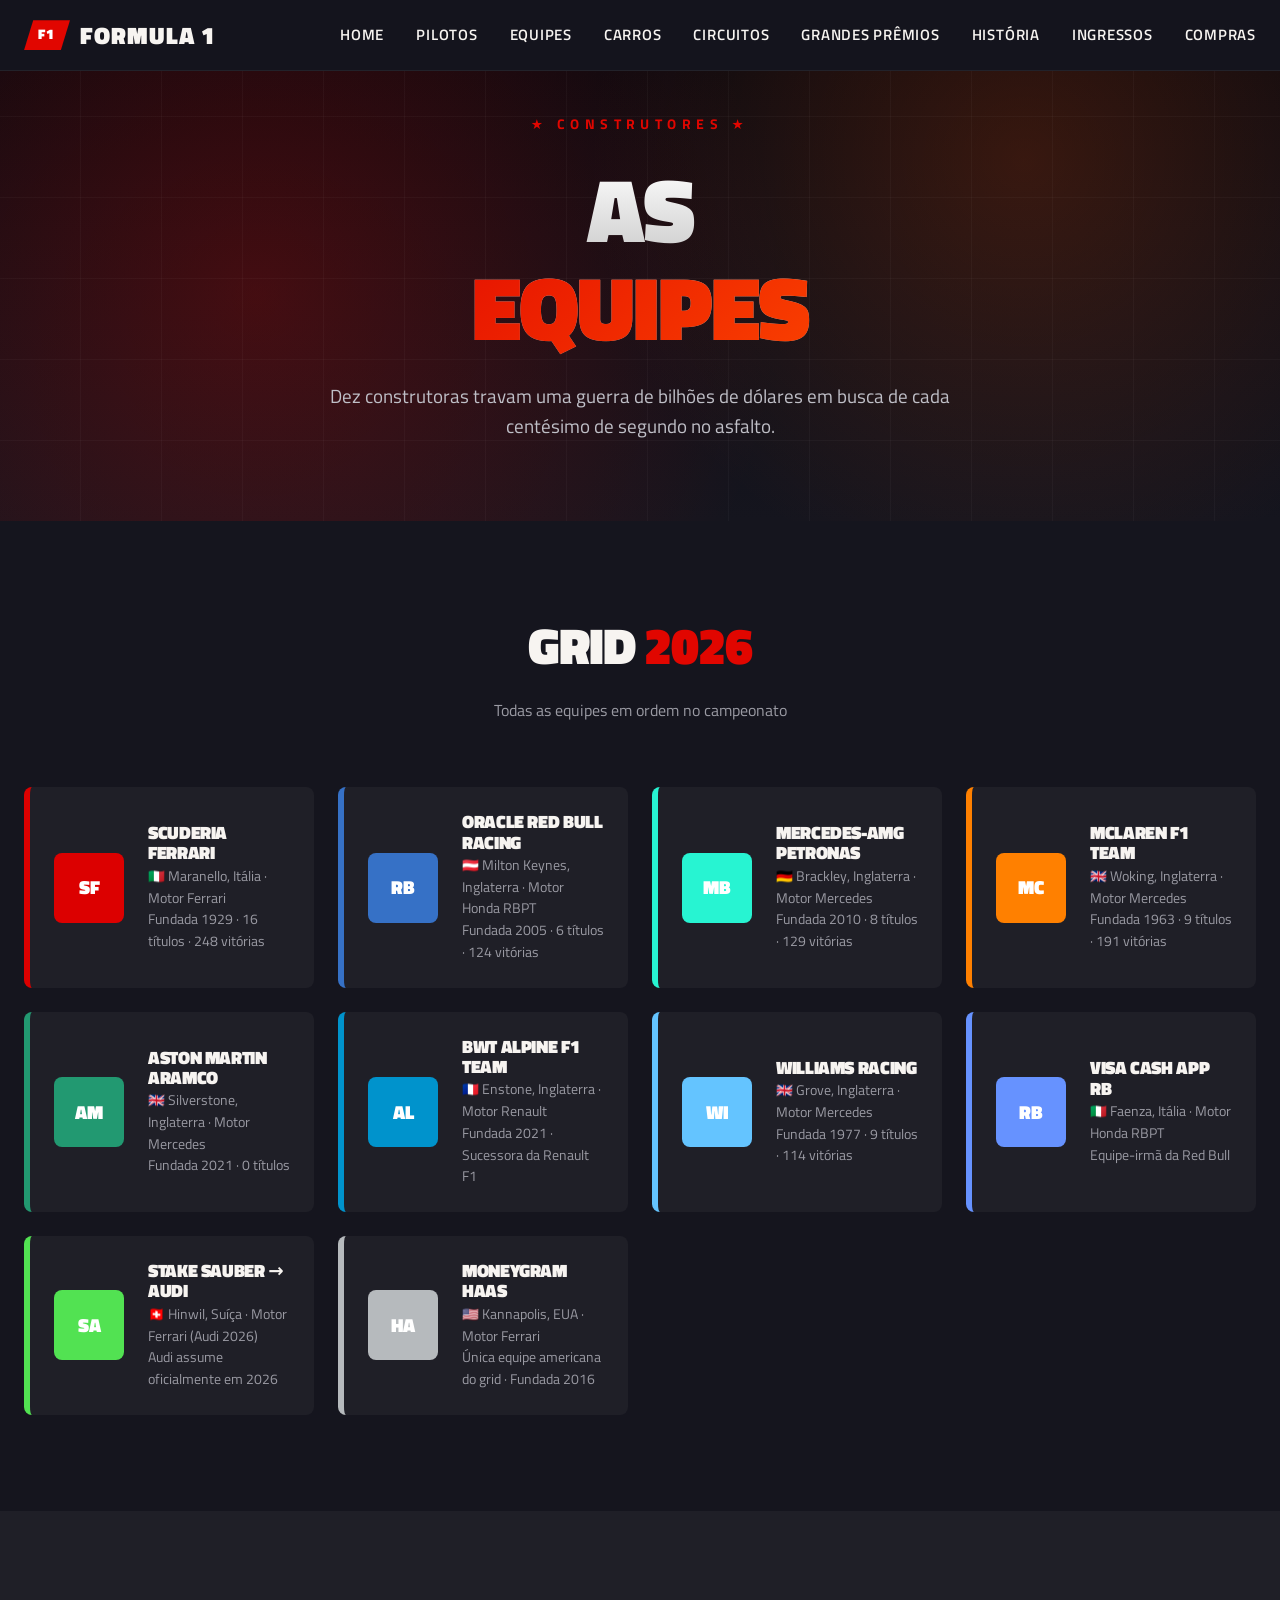
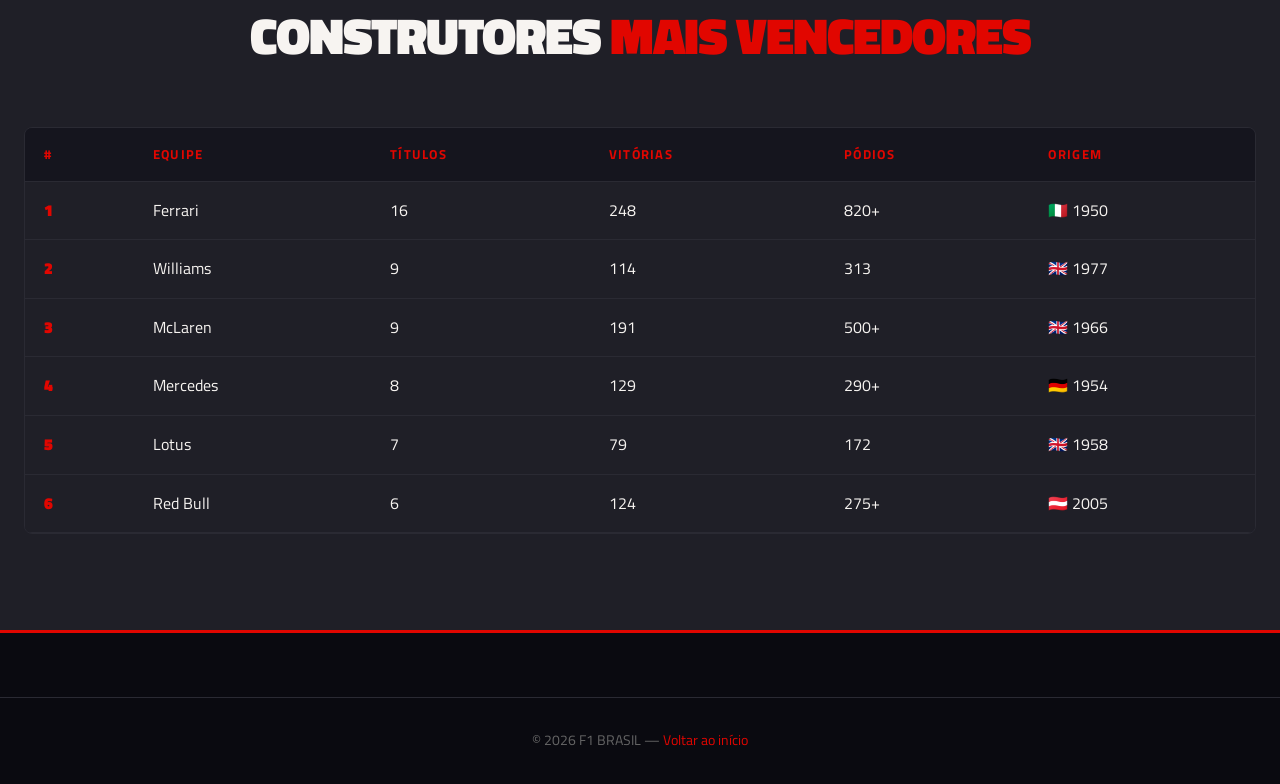
<file: pages/equipes.html>
<!DOCTYPE html>
<html lang="pt-BR">
<head>
<meta charset="UTF-8">
<meta name="viewport" content="width=device-width,initial-scale=1">
<title>Equipes — F1 BRASIL</title>
<meta name="description" content="As 10 equipes construtoras da Fórmula 1: Ferrari, Mercedes, Red Bull, McLaren e mais.">
<link rel="stylesheet" href="../css/style.css">
<link href="https://fonts.googleapis.com/css2?family=Titillium+Web:wght@400;600;700;900&display=swap" rel="stylesheet">
</head>
<body>

<!-- Esta página apresenta as equipes e mantém o menu principal fixo em todas as áreas do site. -->
<nav class="nav">
  <div class="nav-inner">
    <input type="checkbox" id="nav-toggle" class="nav-toggle" aria-label="Abrir menu">
    <a href="../index.html" class="logo"><span class="logo-mark">F1</span>FORMULA 1</a>
    <ul class="nav-links">
      <li><a href="../index.html">Home</a></li>
      <li><a href="pilotos.html">Pilotos</a></li>
      <li><a href="equipes.html">Equipes</a></li>
      <li><a href="carros.html">Carros</a></li>
      <li><a href="circuitos.html">Circuitos</a></li>
      <li><a href="premios.html">Grandes Prêmios</a></li>
      <li><a href="historia.html">História</a></li>
      <li><a href="../index.php">Ingressos</a></li>
      <li class="nav-cta"><a href="listar.php">Compras</a></li>
    </ul>
    <label for="nav-toggle" class="nav-burger" aria-hidden="true"><span></span><span></span><span></span></label>
  </div>
</nav>

<header class="hero" style="min-height:50vh">
  <div class="hero-content">
    <span class="eyebrow">★ Construtores ★</span>
    <h1>AS <span>EQUIPES</span></h1>
    <p class="hero-sub">Dez construtoras travam uma guerra de bilhões de dólares em busca de cada centésimo de segundo no asfalto.</p>
  </div>
</header>

<section>
  <div class="container">
    <div class="section-head"><h2>Grid <span>2026</span></h2><p>Todas as equipes em ordem no campeonato</p></div>
    <div class="grid grid-3">

      <div class="team-card" style="--accent:#DC0000">
        <div class="team-color">SF</div>
        <div class="team-info"><h3>Scuderia Ferrari</h3><p>🇮🇹 Maranello, Itália · Motor Ferrari</p><p>Fundada 1929 · 16 títulos · 248 vitórias</p></div>
      </div>

      <div class="team-card" style="--accent:#3671C6">
        <div class="team-color">RB</div>
        <div class="team-info"><h3>Oracle Red Bull Racing</h3><p>🇦🇹 Milton Keynes, Inglaterra · Motor Honda RBPT</p><p>Fundada 2005 · 6 títulos · 124 vitórias</p></div>
      </div>

      <div class="team-card" style="--accent:#27F4D2">
        <div class="team-color">MB</div>
        <div class="team-info"><h3>Mercedes-AMG Petronas</h3><p>🇩🇪 Brackley, Inglaterra · Motor Mercedes</p><p>Fundada 2010 · 8 títulos · 129 vitórias</p></div>
      </div>

      <div class="team-card" style="--accent:#FF8000">
        <div class="team-color">MC</div>
        <div class="team-info"><h3>McLaren F1 Team</h3><p>🇬🇧 Woking, Inglaterra · Motor Mercedes</p><p>Fundada 1963 · 9 títulos · 191 vitórias</p></div>
      </div>

      <div class="team-card" style="--accent:#229971">
        <div class="team-color">AM</div>
        <div class="team-info"><h3>Aston Martin Aramco</h3><p>🇬🇧 Silverstone, Inglaterra · Motor Mercedes</p><p>Fundada 2021 · 0 títulos</p></div>
      </div>

      <div class="team-card" style="--accent:#0093CC">
        <div class="team-color">AL</div>
        <div class="team-info"><h3>BWT Alpine F1 Team</h3><p>🇫🇷 Enstone, Inglaterra · Motor Renault</p><p>Fundada 2021 · Sucessora da Renault F1</p></div>
      </div>

      <div class="team-card" style="--accent:#64C4FF">
        <div class="team-color">WI</div>
        <div class="team-info"><h3>Williams Racing</h3><p>🇬🇧 Grove, Inglaterra · Motor Mercedes</p><p>Fundada 1977 · 9 títulos · 114 vitórias</p></div>
      </div>

      <div class="team-card" style="--accent:#6692FF">
        <div class="team-color">RB</div>
        <div class="team-info"><h3>Visa Cash App RB</h3><p>🇮🇹 Faenza, Itália · Motor Honda RBPT</p><p>Equipe-irmã da Red Bull</p></div>
      </div>

      <div class="team-card" style="--accent:#52E252">
        <div class="team-color">SA</div>
        <div class="team-info"><h3>Stake Sauber → Audi</h3><p>🇨🇭 Hinwil, Suíça · Motor Ferrari (Audi 2026)</p><p>Audi assume oficialmente em 2026</p></div>
      </div>

      <div class="team-card" style="--accent:#B6BABD">
        <div class="team-color">HA</div>
        <div class="team-info"><h3>MoneyGram Haas</h3><p>🇺🇸 Kannapolis, EUA · Motor Ferrari</p><p>Única equipe americana do grid · Fundada 2016</p></div>
      </div>

    </div>
  </div>
</section>

<section style="background:var(--carbon)">
  <div class="container">
    <div class="section-head"><h2>Construtores <span>Mais Vencedores</span></h2></div>
    <div class="table-wrap">
      <table>
        <thead><tr><th>#</th><th>Equipe</th><th>Títulos</th><th>Vitórias</th><th>Pódios</th><th>Origem</th></tr></thead>
        <tbody>
          <tr><td class="pos">1</td><td>Ferrari</td><td>16</td><td>248</td><td>820+</td><td>🇮🇹 1950</td></tr>
          <tr><td class="pos">2</td><td>Williams</td><td>9</td><td>114</td><td>313</td><td>🇬🇧 1977</td></tr>
          <tr><td class="pos">3</td><td>McLaren</td><td>9</td><td>191</td><td>500+</td><td>🇬🇧 1966</td></tr>
          <tr><td class="pos">4</td><td>Mercedes</td><td>8</td><td>129</td><td>290+</td><td>🇩🇪 1954</td></tr>
          <tr><td class="pos">5</td><td>Lotus</td><td>7</td><td>79</td><td>172</td><td>🇬🇧 1958</td></tr>
          <tr><td class="pos">6</td><td>Red Bull</td><td>6</td><td>124</td><td>275+</td><td>🇦🇹 2005</td></tr>
        </tbody>
      </table>
    </div>
  </div>
</section>

<footer><div class="container footer-bot">© 2026 F1 BRASIL — <a href="../index.html" style="color:var(--red)">Voltar ao início</a></div></footer>

</body>
</html>
</file>
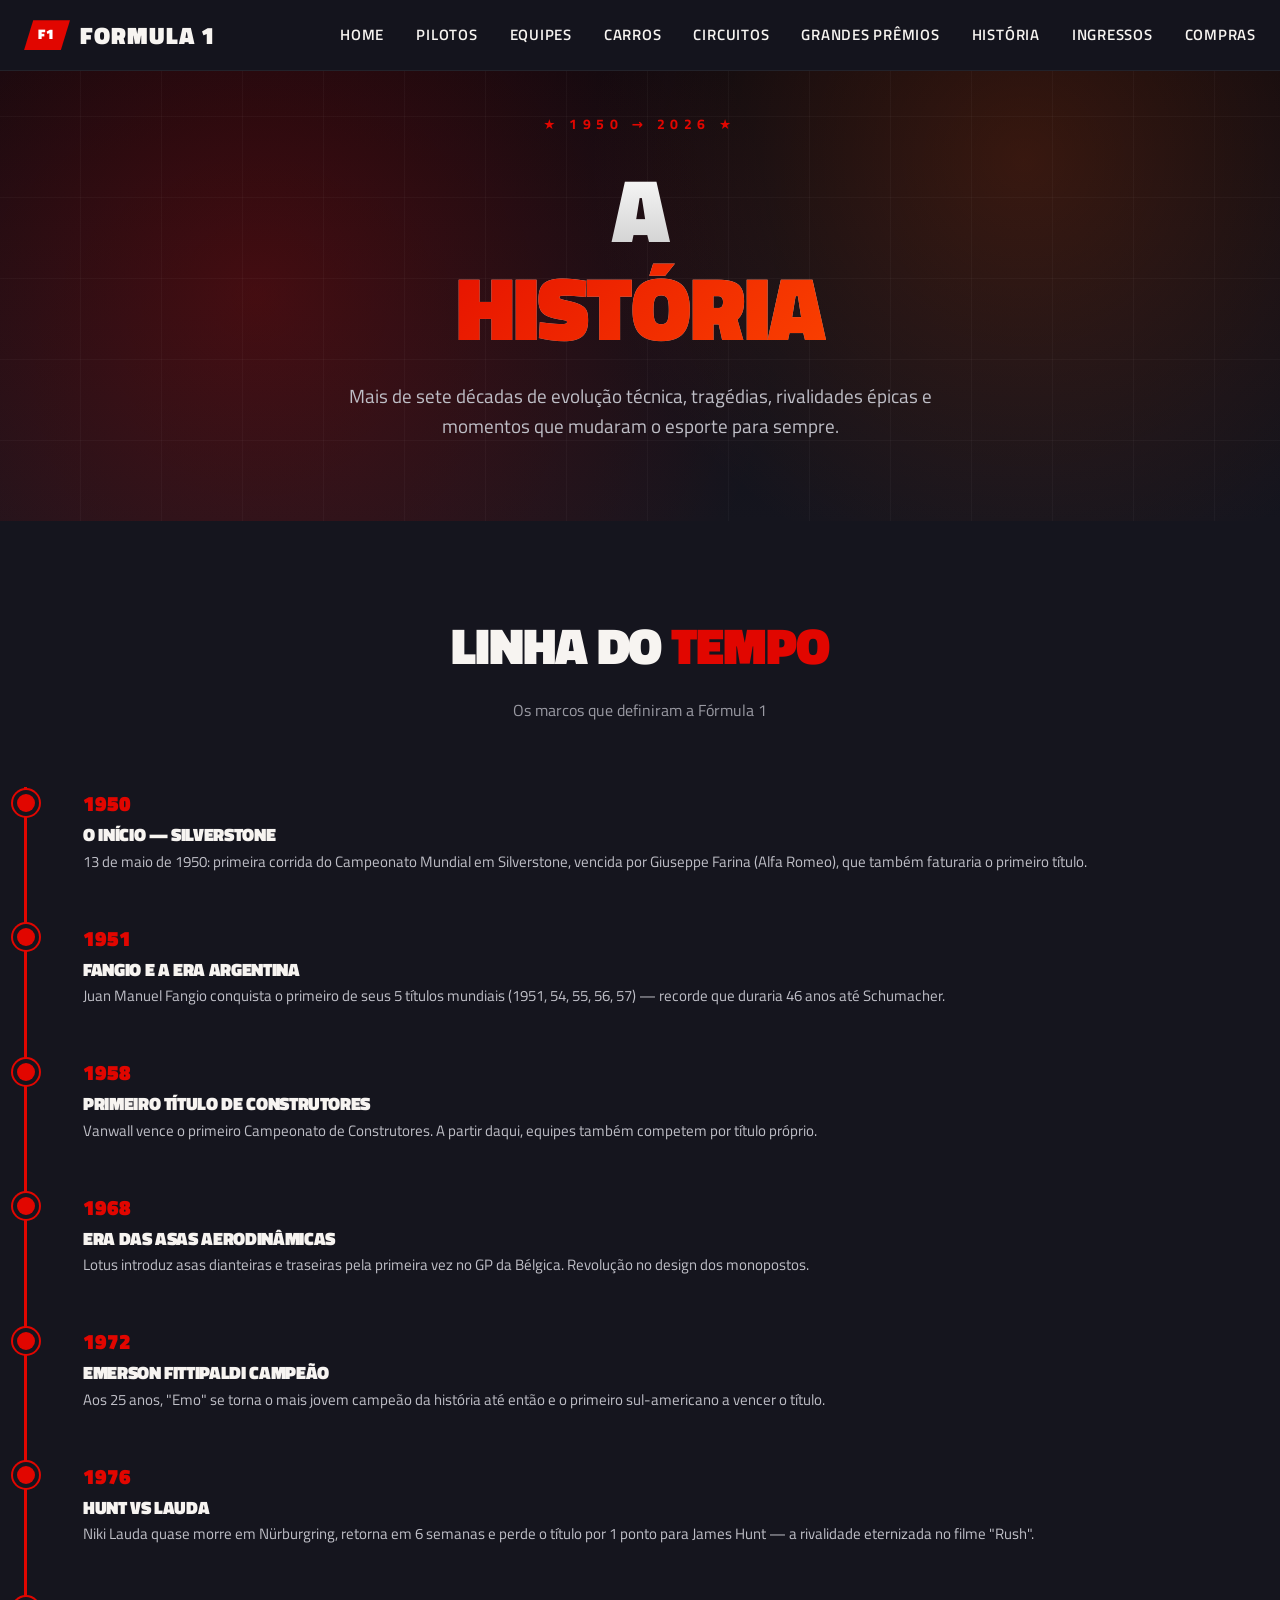
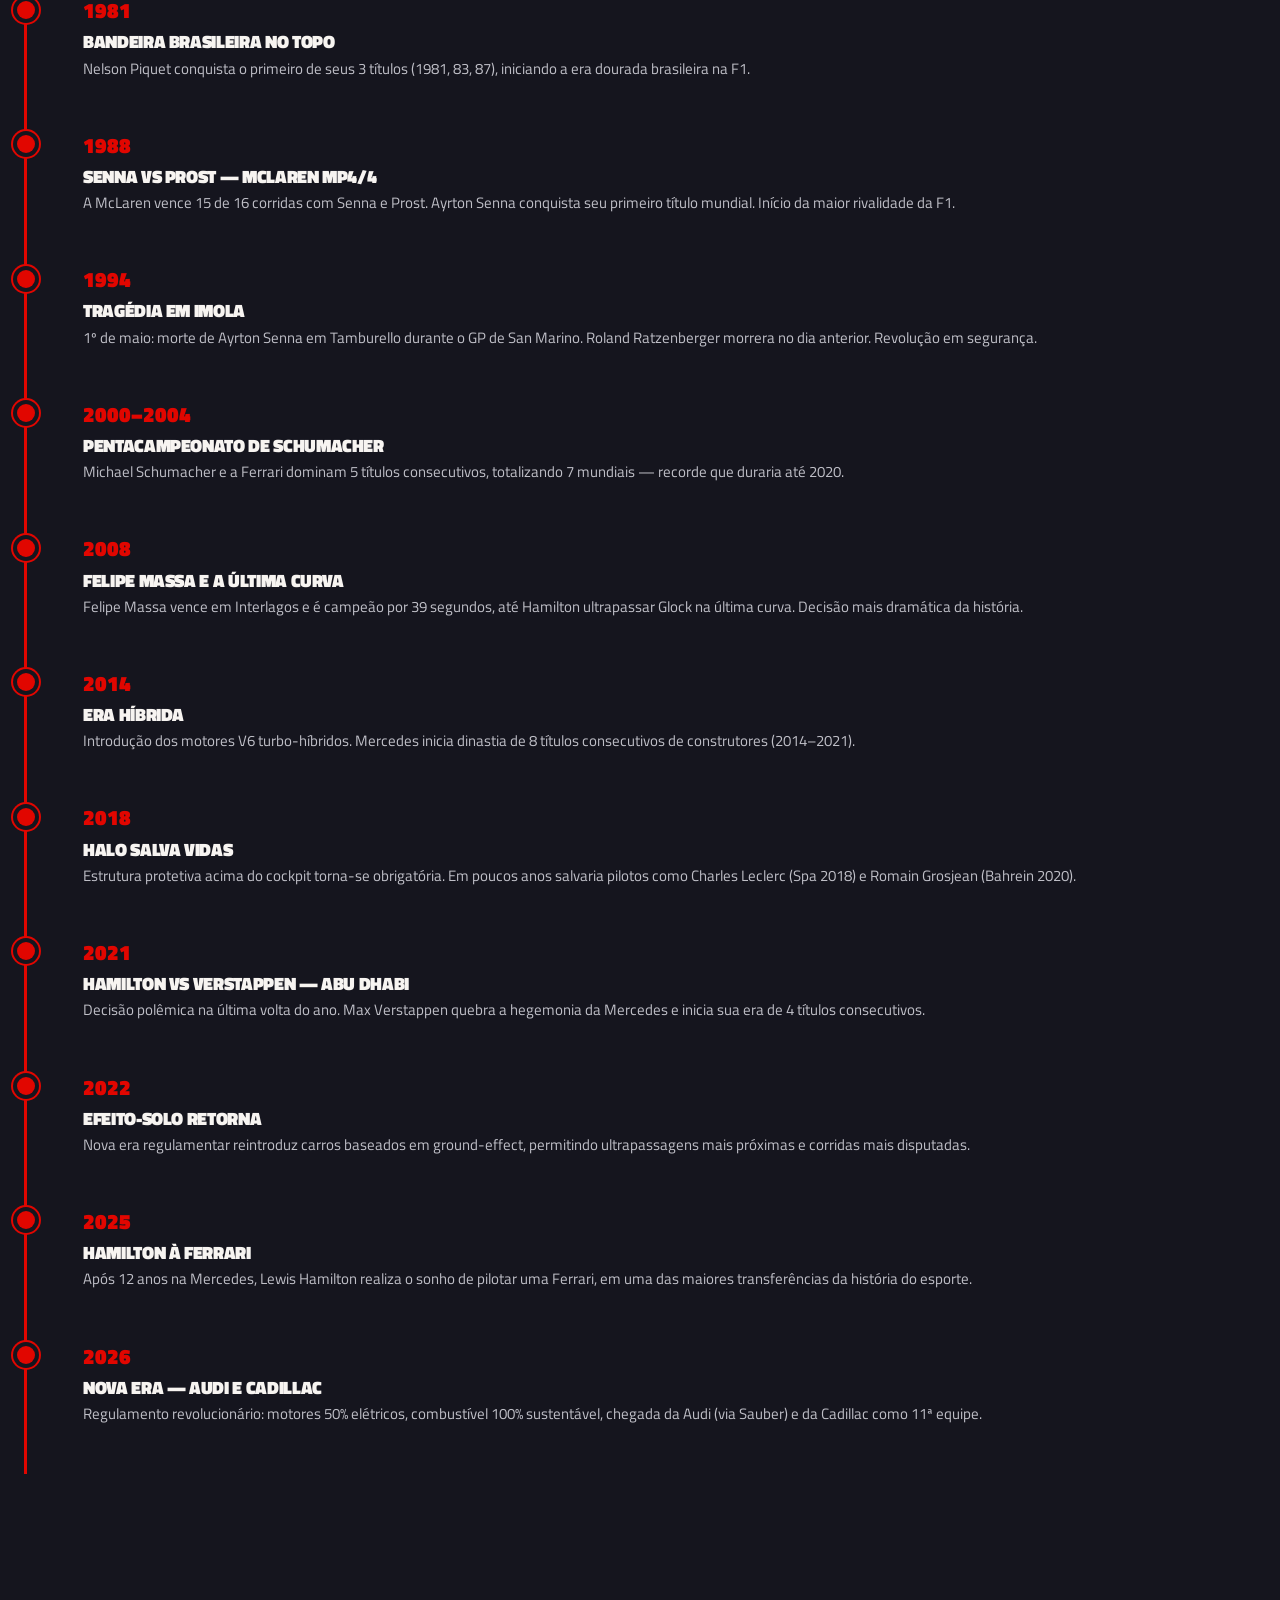
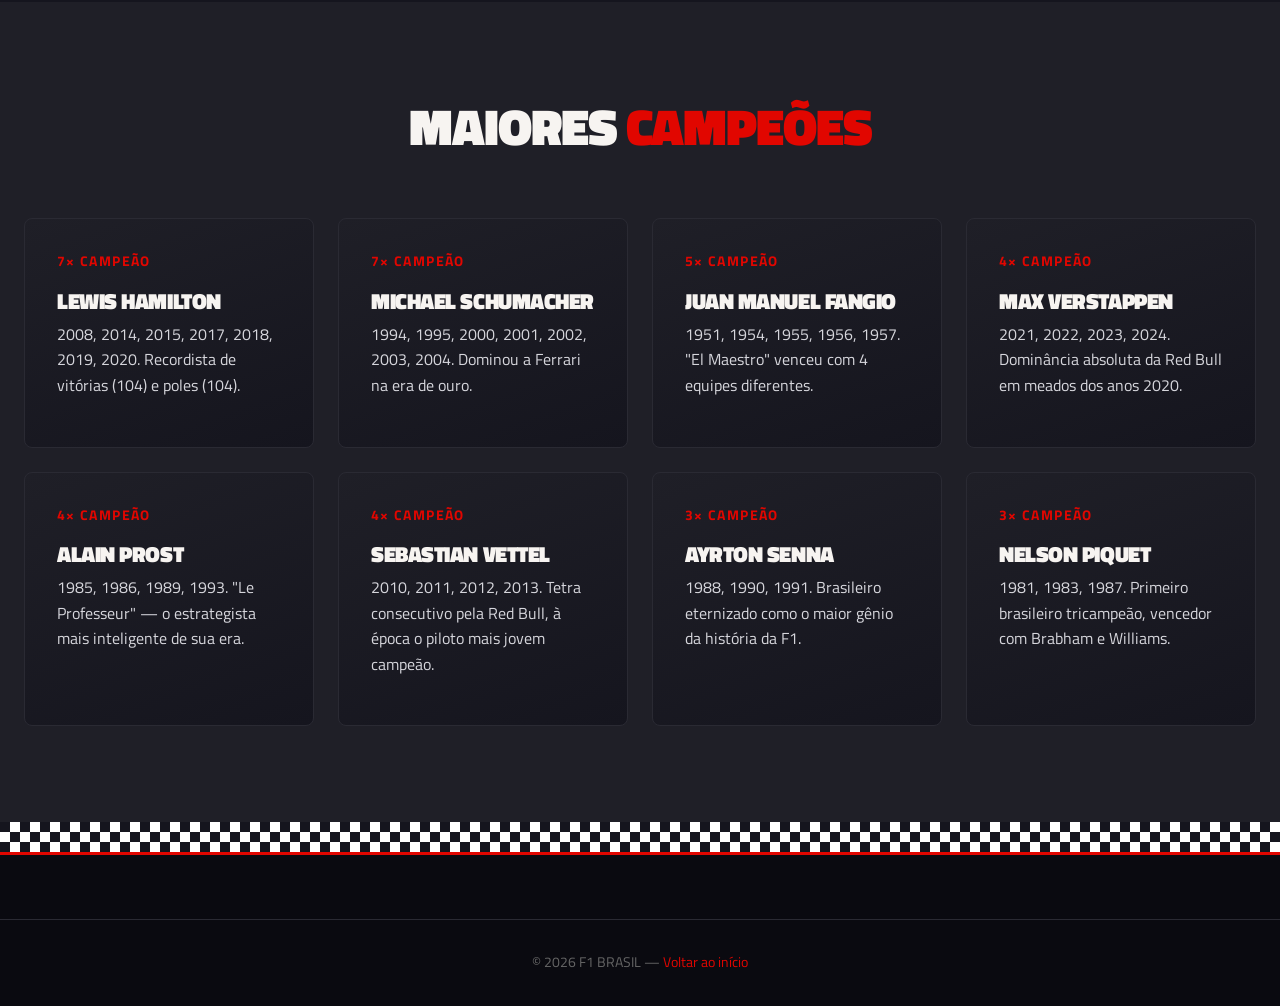
<file: pages/historia.html>
<!DOCTYPE html>
<html lang="pt-BR">
<head>
<meta charset="UTF-8">
<meta name="viewport" content="width=device-width,initial-scale=1">
<title>História — F1 BRASIL</title>
<meta name="description" content="A linha do tempo completa da Fórmula 1: de 1950 até os dias atuais, com pilotos, equipes e marcos históricos.">
<link rel="stylesheet" href="../css/style.css">
<link href="https://fonts.googleapis.com/css2?family=Titillium+Web:wght@400;600;700;900&display=swap" rel="stylesheet">
</head>
<body>

<!-- Página da história da Fórmula 1 com navegação principal, destaques e linha do tempo do esporte. -->
<nav class="nav">
  <div class="nav-inner">
    <input type="checkbox" id="nav-toggle" class="nav-toggle" aria-label="Abrir menu">
    <a href="../index.html" class="logo"><span class="logo-mark">F1</span>FORMULA 1</a>
    <ul class="nav-links">
      <li><a href="../index.html">Home</a></li>
      <li><a href="pilotos.html">Pilotos</a></li>
      <li><a href="equipes.html">Equipes</a></li>
      <li><a href="carros.html">Carros</a></li>
      <li><a href="circuitos.html">Circuitos</a></li>
      <li><a href="premios.html">Grandes Prêmios</a></li>
      <li><a href="historia.html">História</a></li>
      <li><a href="../index.php">Ingressos</a></li>
      <li class="nav-cta"><a href="listar.php">Compras</a></li>
    </ul>
    <label for="nav-toggle" class="nav-burger" aria-hidden="true"><span></span><span></span><span></span></label>
  </div>
</nav>

<header class="hero" style="min-height:50vh">
  <div class="hero-content">
    <span class="eyebrow">★ 1950 → 2026 ★</span>
    <h1>A <span>HISTÓRIA</span></h1>
    <p class="hero-sub">Mais de sete décadas de evolução técnica, tragédias, rivalidades épicas e momentos que mudaram o esporte para sempre.</p>
  </div>
</header>

<section>
  <div class="container">
    <div class="section-head"><h2>Linha do <span>Tempo</span></h2><p>Os marcos que definiram a Fórmula 1</p></div>

    <div class="timeline">

      <div class="timeline-item">
        <div class="year">1950</div>
        <h4>O Início — Silverstone</h4>
        <p>13 de maio de 1950: primeira corrida do Campeonato Mundial em Silverstone, vencida por Giuseppe Farina (Alfa Romeo), que também faturaria o primeiro título.</p>
      </div>

      <div class="timeline-item">
        <div class="year">1951</div>
        <h4>Fangio e a Era Argentina</h4>
        <p>Juan Manuel Fangio conquista o primeiro de seus 5 títulos mundiais (1951, 54, 55, 56, 57) — recorde que duraria 46 anos até Schumacher.</p>
      </div>

      <div class="timeline-item">
        <div class="year">1958</div>
        <h4>Primeiro Título de Construtores</h4>
        <p>Vanwall vence o primeiro Campeonato de Construtores. A partir daqui, equipes também competem por título próprio.</p>
      </div>

      <div class="timeline-item">
        <div class="year">1968</div>
        <h4>Era das Asas Aerodinâmicas</h4>
        <p>Lotus introduz asas dianteiras e traseiras pela primeira vez no GP da Bélgica. Revolução no design dos monopostos.</p>
      </div>

      <div class="timeline-item">
        <div class="year">1972</div>
        <h4>Emerson Fittipaldi Campeão</h4>
        <p>Aos 25 anos, "Emo" se torna o mais jovem campeão da história até então e o primeiro sul-americano a vencer o título.</p>
      </div>

      <div class="timeline-item">
        <div class="year">1976</div>
        <h4>Hunt vs Lauda</h4>
        <p>Niki Lauda quase morre em Nürburgring, retorna em 6 semanas e perde o título por 1 ponto para James Hunt — a rivalidade eternizada no filme "Rush".</p>
      </div>

      <div class="timeline-item">
        <div class="year">1981</div>
        <h4>Bandeira Brasileira no Topo</h4>
        <p>Nelson Piquet conquista o primeiro de seus 3 títulos (1981, 83, 87), iniciando a era dourada brasileira na F1.</p>
      </div>

      <div class="timeline-item">
        <div class="year">1988</div>
        <h4>Senna vs Prost — McLaren MP4/4</h4>
        <p>A McLaren vence 15 de 16 corridas com Senna e Prost. Ayrton Senna conquista seu primeiro título mundial. Início da maior rivalidade da F1.</p>
      </div>

      <div class="timeline-item">
        <div class="year">1994</div>
        <h4>Tragédia em Imola</h4>
        <p>1º de maio: morte de Ayrton Senna em Tamburello durante o GP de San Marino. Roland Ratzenberger morrera no dia anterior. Revolução em segurança.</p>
      </div>

      <div class="timeline-item">
        <div class="year">2000–2004</div>
        <h4>Pentacampeonato de Schumacher</h4>
        <p>Michael Schumacher e a Ferrari dominam 5 títulos consecutivos, totalizando 7 mundiais — recorde que duraria até 2020.</p>
      </div>

      <div class="timeline-item">
        <div class="year">2008</div>
        <h4>Felipe Massa e a Última Curva</h4>
        <p>Felipe Massa vence em Interlagos e é campeão por 39 segundos, até Hamilton ultrapassar Glock na última curva. Decisão mais dramática da história.</p>
      </div>

      <div class="timeline-item">
        <div class="year">2014</div>
        <h4>Era Híbrida</h4>
        <p>Introdução dos motores V6 turbo-híbridos. Mercedes inicia dinastia de 8 títulos consecutivos de construtores (2014–2021).</p>
      </div>

      <div class="timeline-item">
        <div class="year">2018</div>
        <h4>Halo Salva Vidas</h4>
        <p>Estrutura protetiva acima do cockpit torna-se obrigatória. Em poucos anos salvaria pilotos como Charles Leclerc (Spa 2018) e Romain Grosjean (Bahrein 2020).</p>
      </div>

      <div class="timeline-item">
        <div class="year">2021</div>
        <h4>Hamilton vs Verstappen — Abu Dhabi</h4>
        <p>Decisão polêmica na última volta do ano. Max Verstappen quebra a hegemonia da Mercedes e inicia sua era de 4 títulos consecutivos.</p>
      </div>

      <div class="timeline-item">
        <div class="year">2022</div>
        <h4>Efeito-Solo Retorna</h4>
        <p>Nova era regulamentar reintroduz carros baseados em ground-effect, permitindo ultrapassagens mais próximas e corridas mais disputadas.</p>
      </div>

      <div class="timeline-item">
        <div class="year">2025</div>
        <h4>Hamilton à Ferrari</h4>
        <p>Após 12 anos na Mercedes, Lewis Hamilton realiza o sonho de pilotar uma Ferrari, em uma das maiores transferências da história do esporte.</p>
      </div>

      <div class="timeline-item">
        <div class="year">2026</div>
        <h4>Nova Era — Audi e Cadillac</h4>
        <p>Regulamento revolucionário: motores 50% elétricos, combustível 100% sustentável, chegada da Audi (via Sauber) e da Cadillac como 11ª equipe.</p>
      </div>

    </div>
  </div>
</section>

<section style="background:var(--carbon)">
  <div class="container">
    <div class="section-head"><h2>Maiores <span>Campeões</span></h2></div>
    <div class="grid grid-4">
      <div class="card"><div class="meta">7× Campeão</div><h3>Lewis Hamilton</h3><p>2008, 2014, 2015, 2017, 2018, 2019, 2020. Recordista de vitórias (104) e poles (104).</p></div>
      <div class="card"><div class="meta">7× Campeão</div><h3>Michael Schumacher</h3><p>1994, 1995, 2000, 2001, 2002, 2003, 2004. Dominou a Ferrari na era de ouro.</p></div>
      <div class="card"><div class="meta">5× Campeão</div><h3>Juan Manuel Fangio</h3><p>1951, 1954, 1955, 1956, 1957. "El Maestro" venceu com 4 equipes diferentes.</p></div>
      <div class="card"><div class="meta">4× Campeão</div><h3>Max Verstappen</h3><p>2021, 2022, 2023, 2024. Dominância absoluta da Red Bull em meados dos anos 2020.</p></div>
      <div class="card"><div class="meta">4× Campeão</div><h3>Alain Prost</h3><p>1985, 1986, 1989, 1993. "Le Professeur" — o estrategista mais inteligente de sua era.</p></div>
      <div class="card"><div class="meta">4× Campeão</div><h3>Sebastian Vettel</h3><p>2010, 2011, 2012, 2013. Tetra consecutivo pela Red Bull, à época o piloto mais jovem campeão.</p></div>
      <div class="card"><div class="meta">3× Campeão</div><h3>Ayrton Senna</h3><p>1988, 1990, 1991. Brasileiro eternizado como o maior gênio da história da F1.</p></div>
      <div class="card"><div class="meta">3× Campeão</div><h3>Nelson Piquet</h3><p>1981, 1983, 1987. Primeiro brasileiro tricampeão, vencedor com Brabham e Williams.</p></div>
    </div>
  </div>
</section>

<div class="checkered"></div>

<footer><div class="container footer-bot">© 2026 F1 BRASIL — <a href="../index.html" style="color:var(--red)">Voltar ao início</a></div></footer>

</body>
</html>
</file>
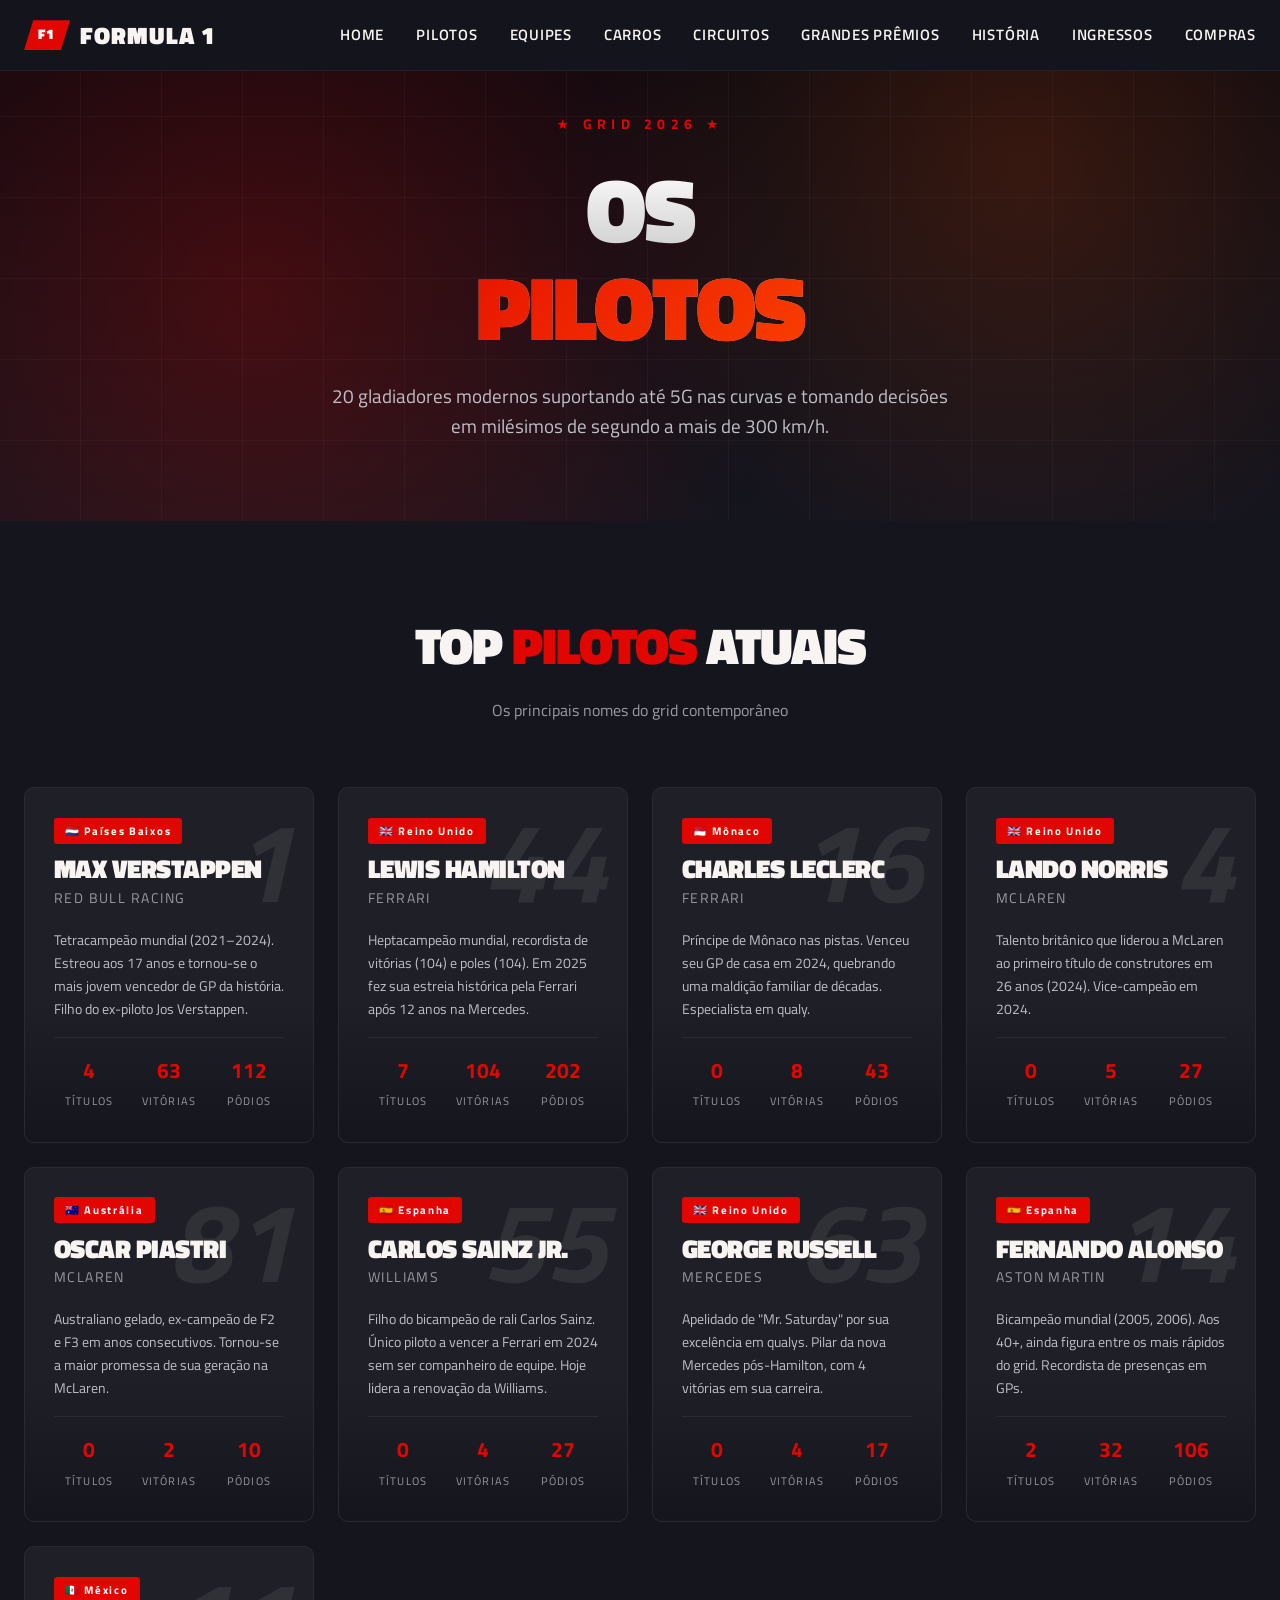
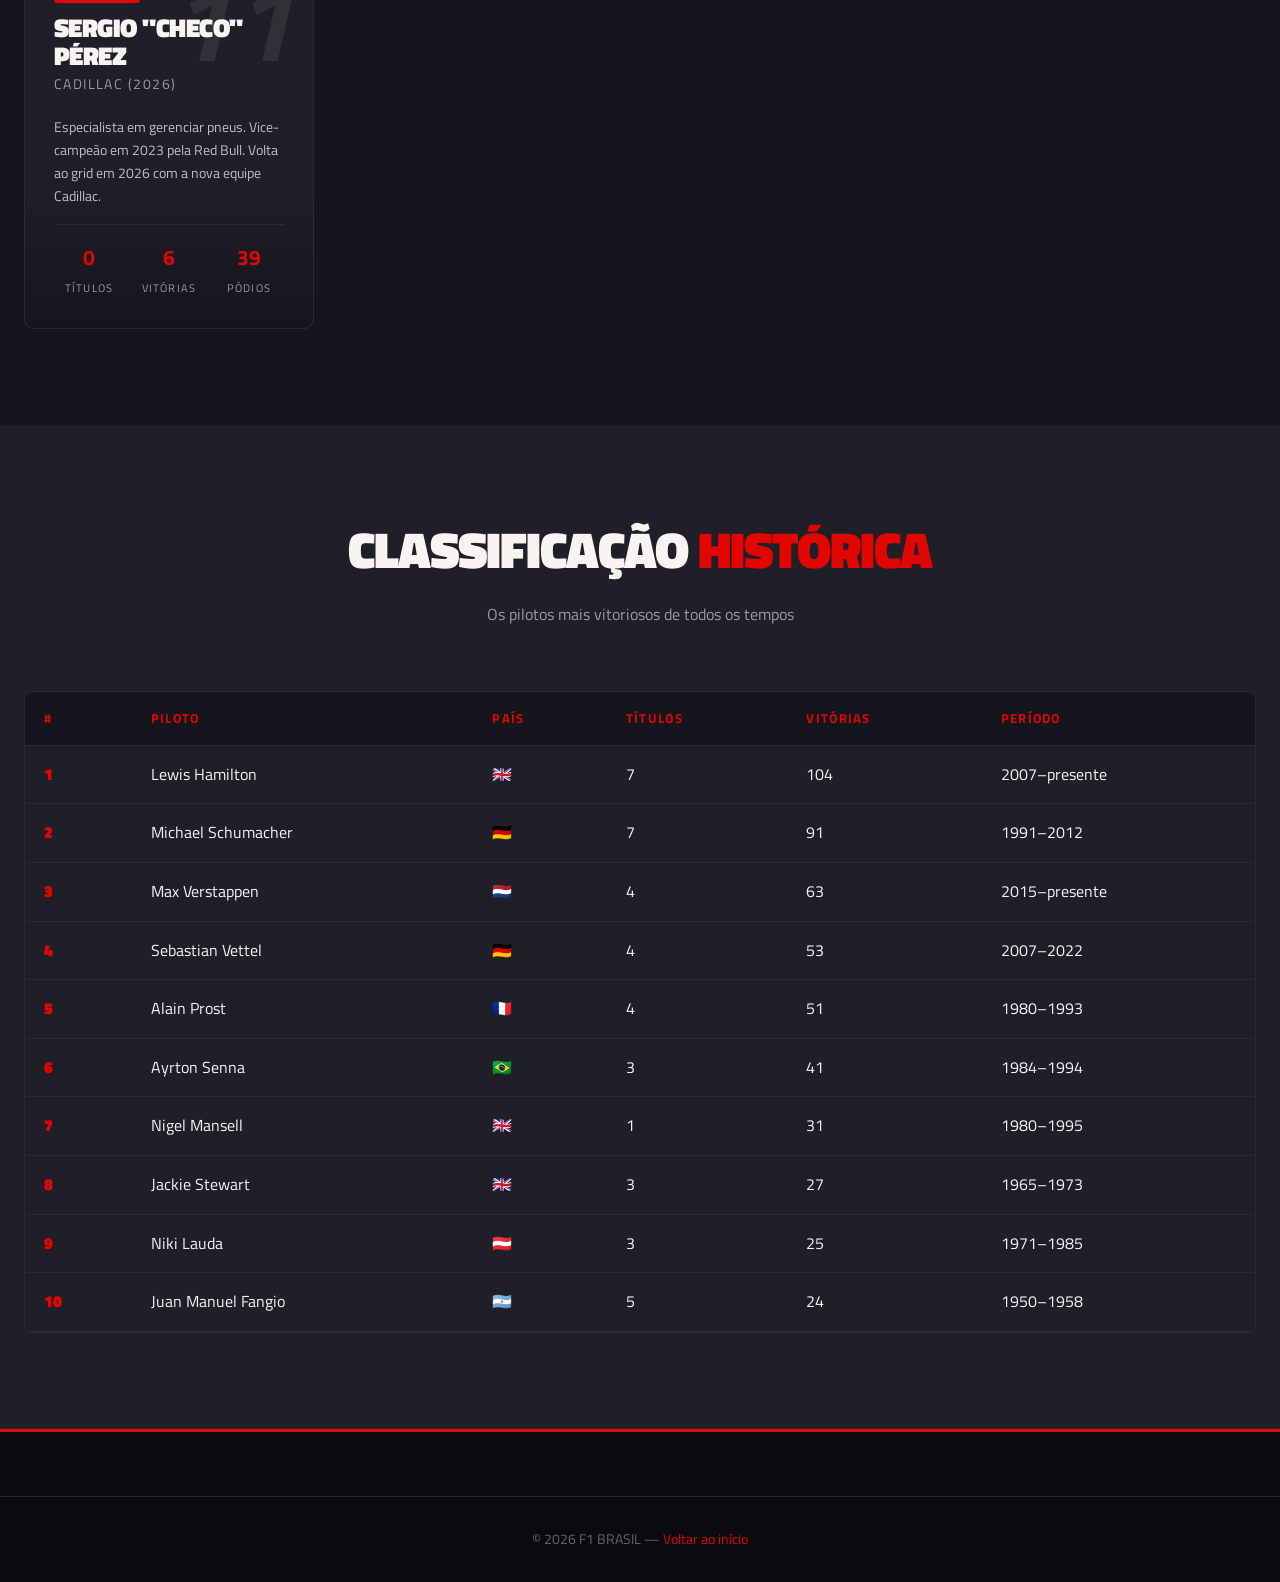
<file: pages/pilotos.html>
<!DOCTYPE html>
<html lang="pt-BR">
<head>
<meta charset="UTF-8">
<meta name="viewport" content="width=device-width,initial-scale=1">
<title>Pilotos — F1 BRASIL</title>
<meta name="description" content="Todos os 20 pilotos da Fórmula 1: biografia, números, vitórias e equipes.">
<link rel="stylesheet" href="../css/style.css">
<link href="https://fonts.googleapis.com/css2?family=Titillium+Web:wght@400;600;700;900&display=swap" rel="stylesheet">
</head>
<body>

<!-- Este arquivo exibe a página de pilotos da Fórmula 1 e usa a mesma estrutura de navegação do restante do site. -->
<nav class="nav">
  <div class="nav-inner">
    <input type="checkbox" id="nav-toggle" class="nav-toggle" aria-label="Abrir menu">
    <a href="../index.html" class="logo"><span class="logo-mark">F1</span>FORMULA 1</a>
    <ul class="nav-links">
      <li><a href="../index.html">Home</a></li>
      <li><a href="pilotos.html">Pilotos</a></li>
      <li><a href="equipes.html">Equipes</a></li>
      <li><a href="carros.html">Carros</a></li>
      <li><a href="circuitos.html">Circuitos</a></li>
      <li><a href="premios.html">Grandes Prêmios</a></li>
      <li><a href="historia.html">História</a></li>
      <li><a href="../index.php">Ingressos</a></li>
      <li class="nav-cta"><a href="listar.php">Compras</a></li>
    </ul>
    <label for="nav-toggle" class="nav-burger" aria-hidden="true"><span></span><span></span><span></span></label>
  </div>
</nav>

<header class="hero" style="min-height:50vh">
  <div class="hero-content">
    <span class="eyebrow">★ Grid 2026 ★</span>
    <h1>OS <span>PILOTOS</span></h1>
    <p class="hero-sub">20 gladiadores modernos suportando até 5G nas curvas e tomando decisões em milésimos de segundo a mais de 300 km/h.</p>
  </div>
</header>

<section>
  <div class="container">
    <div class="section-head"><h2>Top <span>Pilotos</span> Atuais</h2><p>Os principais nomes do grid contemporâneo</p></div>
    <div class="grid grid-3">

      <div class="driver-card">
        <div class="driver-num">1</div>
        <div class="driver-body">
          <span class="driver-flag">🇳🇱 Países Baixos</span>
          <h3>Max Verstappen</h3>
          <div class="driver-team">Red Bull Racing</div>
          <p style="font-size:.9rem;color:#bfbfc7">Tetracampeão mundial (2021–2024). Estreou aos 17 anos e tornou-se o mais jovem vencedor de GP da história. Filho do ex-piloto Jos Verstappen.</p>
          <div class="driver-stats">
            <div><strong>4</strong><span>Títulos</span></div>
            <div><strong>63</strong><span>Vitórias</span></div>
            <div><strong>112</strong><span>Pódios</span></div>
          </div>
        </div>
      </div>

      <div class="driver-card">
        <div class="driver-num">44</div>
        <div class="driver-body">
          <span class="driver-flag">🇬🇧 Reino Unido</span>
          <h3>Lewis Hamilton</h3>
          <div class="driver-team">Ferrari</div>
          <p style="font-size:.9rem;color:#bfbfc7">Heptacampeão mundial, recordista de vitórias (104) e poles (104). Em 2025 fez sua estreia histórica pela Ferrari após 12 anos na Mercedes.</p>
          <div class="driver-stats">
            <div><strong>7</strong><span>Títulos</span></div>
            <div><strong>104</strong><span>Vitórias</span></div>
            <div><strong>202</strong><span>Pódios</span></div>
          </div>
        </div>
      </div>

      <div class="driver-card">
        <div class="driver-num">16</div>
        <div class="driver-body">
          <span class="driver-flag">🇲🇨 Mônaco</span>
          <h3>Charles Leclerc</h3>
          <div class="driver-team">Ferrari</div>
          <p style="font-size:.9rem;color:#bfbfc7">Príncipe de Mônaco nas pistas. Venceu seu GP de casa em 2024, quebrando uma maldição familiar de décadas. Especialista em qualy.</p>
          <div class="driver-stats">
            <div><strong>0</strong><span>Títulos</span></div>
            <div><strong>8</strong><span>Vitórias</span></div>
            <div><strong>43</strong><span>Pódios</span></div>
          </div>
        </div>
      </div>

      <div class="driver-card">
        <div class="driver-num">4</div>
        <div class="driver-body">
          <span class="driver-flag">🇬🇧 Reino Unido</span>
          <h3>Lando Norris</h3>
          <div class="driver-team">McLaren</div>
          <p style="font-size:.9rem;color:#bfbfc7">Talento britânico que liderou a McLaren ao primeiro título de construtores em 26 anos (2024). Vice-campeão em 2024.</p>
          <div class="driver-stats">
            <div><strong>0</strong><span>Títulos</span></div>
            <div><strong>5</strong><span>Vitórias</span></div>
            <div><strong>27</strong><span>Pódios</span></div>
          </div>
        </div>
      </div>

      <div class="driver-card">
        <div class="driver-num">81</div>
        <div class="driver-body">
          <span class="driver-flag">🇦🇺 Austrália</span>
          <h3>Oscar Piastri</h3>
          <div class="driver-team">McLaren</div>
          <p style="font-size:.9rem;color:#bfbfc7">Australiano gelado, ex-campeão de F2 e F3 em anos consecutivos. Tornou-se a maior promessa de sua geração na McLaren.</p>
          <div class="driver-stats">
            <div><strong>0</strong><span>Títulos</span></div>
            <div><strong>2</strong><span>Vitórias</span></div>
            <div><strong>10</strong><span>Pódios</span></div>
          </div>
        </div>
      </div>

      <div class="driver-card">
        <div class="driver-num">55</div>
        <div class="driver-body">
          <span class="driver-flag">🇪🇸 Espanha</span>
          <h3>Carlos Sainz Jr.</h3>
          <div class="driver-team">Williams</div>
          <p style="font-size:.9rem;color:#bfbfc7">Filho do bicampeão de rali Carlos Sainz. Único piloto a vencer a Ferrari em 2024 sem ser companheiro de equipe. Hoje lidera a renovação da Williams.</p>
          <div class="driver-stats">
            <div><strong>0</strong><span>Títulos</span></div>
            <div><strong>4</strong><span>Vitórias</span></div>
            <div><strong>27</strong><span>Pódios</span></div>
          </div>
        </div>
      </div>

      <div class="driver-card">
        <div class="driver-num">63</div>
        <div class="driver-body">
          <span class="driver-flag">🇬🇧 Reino Unido</span>
          <h3>George Russell</h3>
          <div class="driver-team">Mercedes</div>
          <p style="font-size:.9rem;color:#bfbfc7">Apelidado de "Mr. Saturday" por sua excelência em qualys. Pilar da nova Mercedes pós-Hamilton, com 4 vitórias em sua carreira.</p>
          <div class="driver-stats">
            <div><strong>0</strong><span>Títulos</span></div>
            <div><strong>4</strong><span>Vitórias</span></div>
            <div><strong>17</strong><span>Pódios</span></div>
          </div>
        </div>
      </div>

      <div class="driver-card">
        <div class="driver-num">14</div>
        <div class="driver-body">
          <span class="driver-flag">🇪🇸 Espanha</span>
          <h3>Fernando Alonso</h3>
          <div class="driver-team">Aston Martin</div>
          <p style="font-size:.9rem;color:#bfbfc7">Bicampeão mundial (2005, 2006). Aos 40+, ainda figura entre os mais rápidos do grid. Recordista de presenças em GPs.</p>
          <div class="driver-stats">
            <div><strong>2</strong><span>Títulos</span></div>
            <div><strong>32</strong><span>Vitórias</span></div>
            <div><strong>106</strong><span>Pódios</span></div>
          </div>
        </div>
      </div>

      <div class="driver-card">
        <div class="driver-num">11</div>
        <div class="driver-body">
          <span class="driver-flag">🇲🇽 México</span>
          <h3>Sergio "Checo" Pérez</h3>
          <div class="driver-team">Cadillac (2026)</div>
          <p style="font-size:.9rem;color:#bfbfc7">Especialista em gerenciar pneus. Vice-campeão em 2023 pela Red Bull. Volta ao grid em 2026 com a nova equipe Cadillac.</p>
          <div class="driver-stats">
            <div><strong>0</strong><span>Títulos</span></div>
            <div><strong>6</strong><span>Vitórias</span></div>
            <div><strong>39</strong><span>Pódios</span></div>
          </div>
        </div>
      </div>

    </div>
  </div>
</section>

<section style="background:var(--carbon)">
  <div class="container">
    <div class="section-head"><h2>Classificação <span>Histórica</span></h2><p>Os pilotos mais vitoriosos de todos os tempos</p></div>
    <div class="table-wrap">
      <table>
        <thead><tr><th>#</th><th>Piloto</th><th>País</th><th>Títulos</th><th>Vitórias</th><th>Período</th></tr></thead>
        <tbody>
          <tr><td class="pos">1</td><td>Lewis Hamilton</td><td>🇬🇧</td><td>7</td><td>104</td><td>2007–presente</td></tr>
          <tr><td class="pos">2</td><td>Michael Schumacher</td><td>🇩🇪</td><td>7</td><td>91</td><td>1991–2012</td></tr>
          <tr><td class="pos">3</td><td>Max Verstappen</td><td>🇳🇱</td><td>4</td><td>63</td><td>2015–presente</td></tr>
          <tr><td class="pos">4</td><td>Sebastian Vettel</td><td>🇩🇪</td><td>4</td><td>53</td><td>2007–2022</td></tr>
          <tr><td class="pos">5</td><td>Alain Prost</td><td>🇫🇷</td><td>4</td><td>51</td><td>1980–1993</td></tr>
          <tr><td class="pos">6</td><td>Ayrton Senna</td><td>🇧🇷</td><td>3</td><td>41</td><td>1984–1994</td></tr>
          <tr><td class="pos">7</td><td>Nigel Mansell</td><td>🇬🇧</td><td>1</td><td>31</td><td>1980–1995</td></tr>
          <tr><td class="pos">8</td><td>Jackie Stewart</td><td>🇬🇧</td><td>3</td><td>27</td><td>1965–1973</td></tr>
          <tr><td class="pos">9</td><td>Niki Lauda</td><td>🇦🇹</td><td>3</td><td>25</td><td>1971–1985</td></tr>
          <tr><td class="pos">10</td><td>Juan Manuel Fangio</td><td>🇦🇷</td><td>5</td><td>24</td><td>1950–1958</td></tr>
        </tbody>
      </table>
    </div>
  </div>
</section>

<footer>
  <div class="container footer-bot">© 2026 F1 BRASIL — <a href="../index.html" style="color:var(--red)">Voltar ao início</a></div>
</footer>

</body>
</html>
</file>
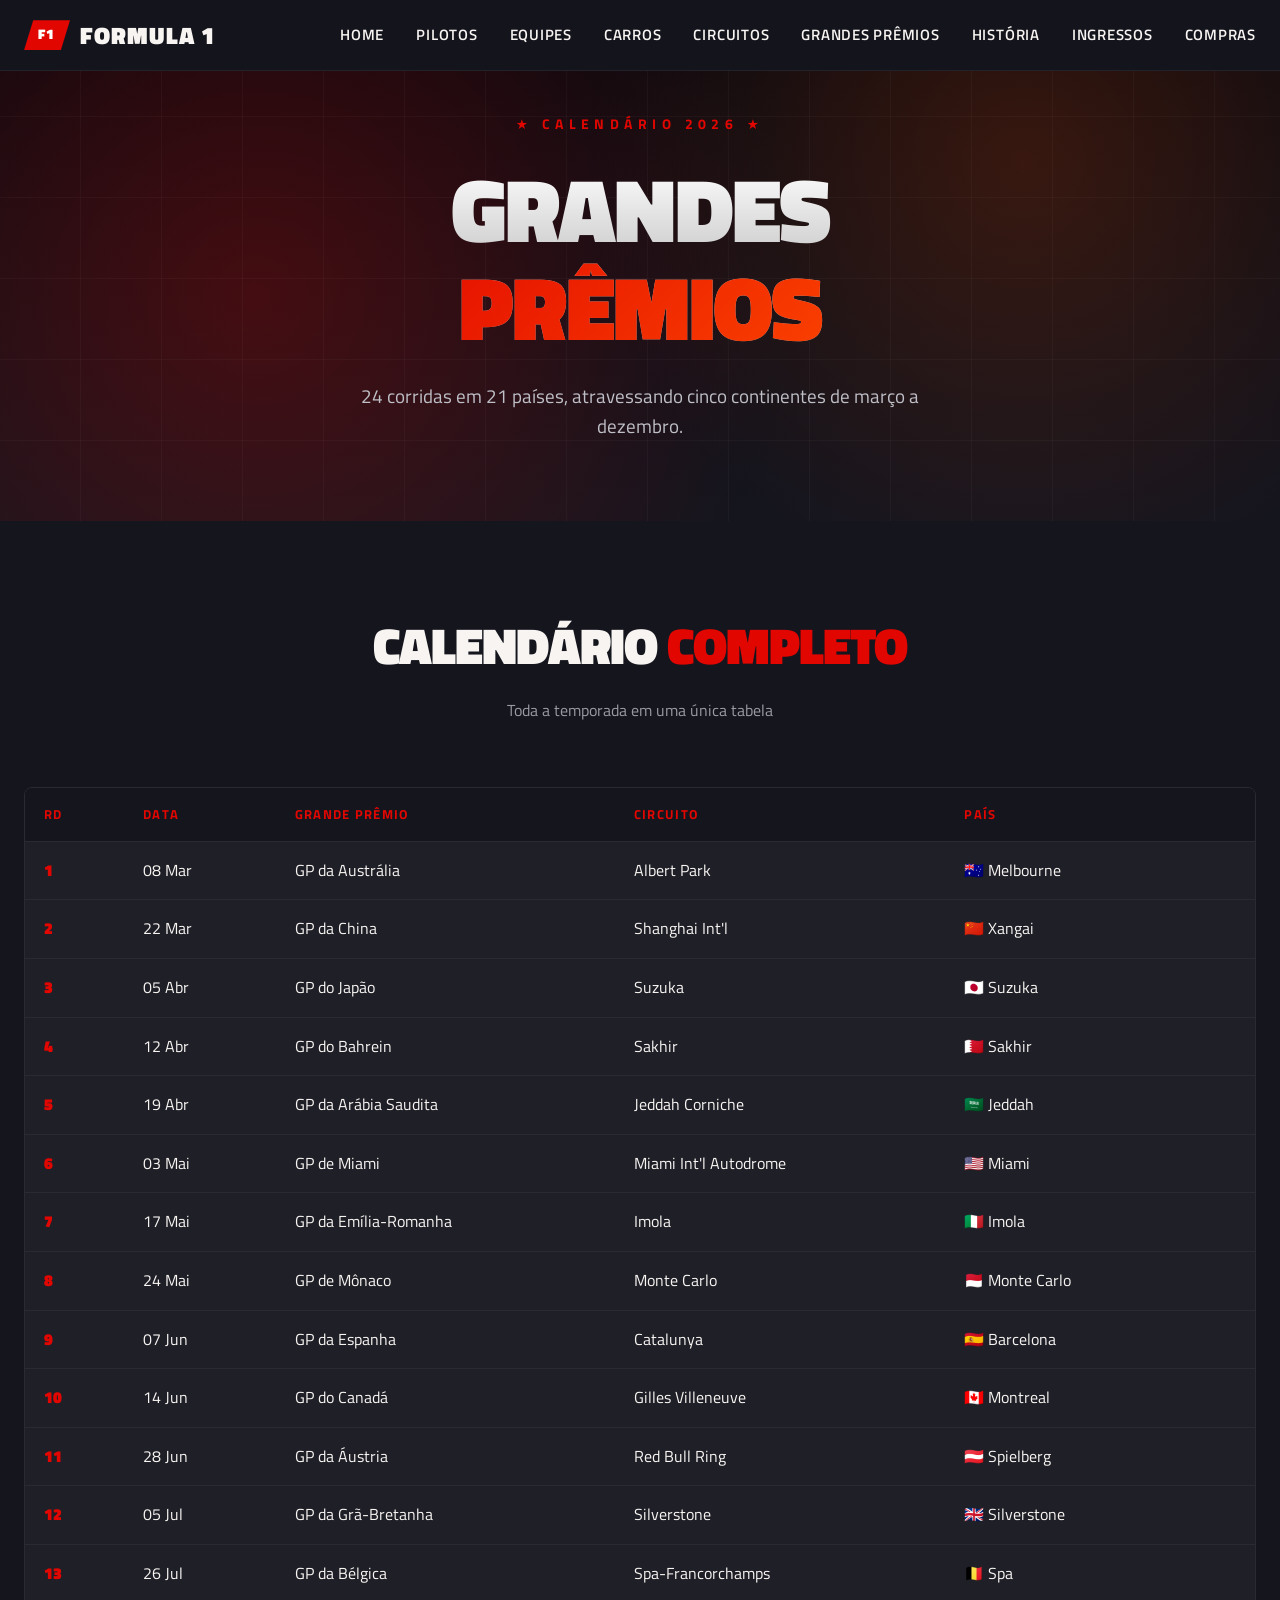
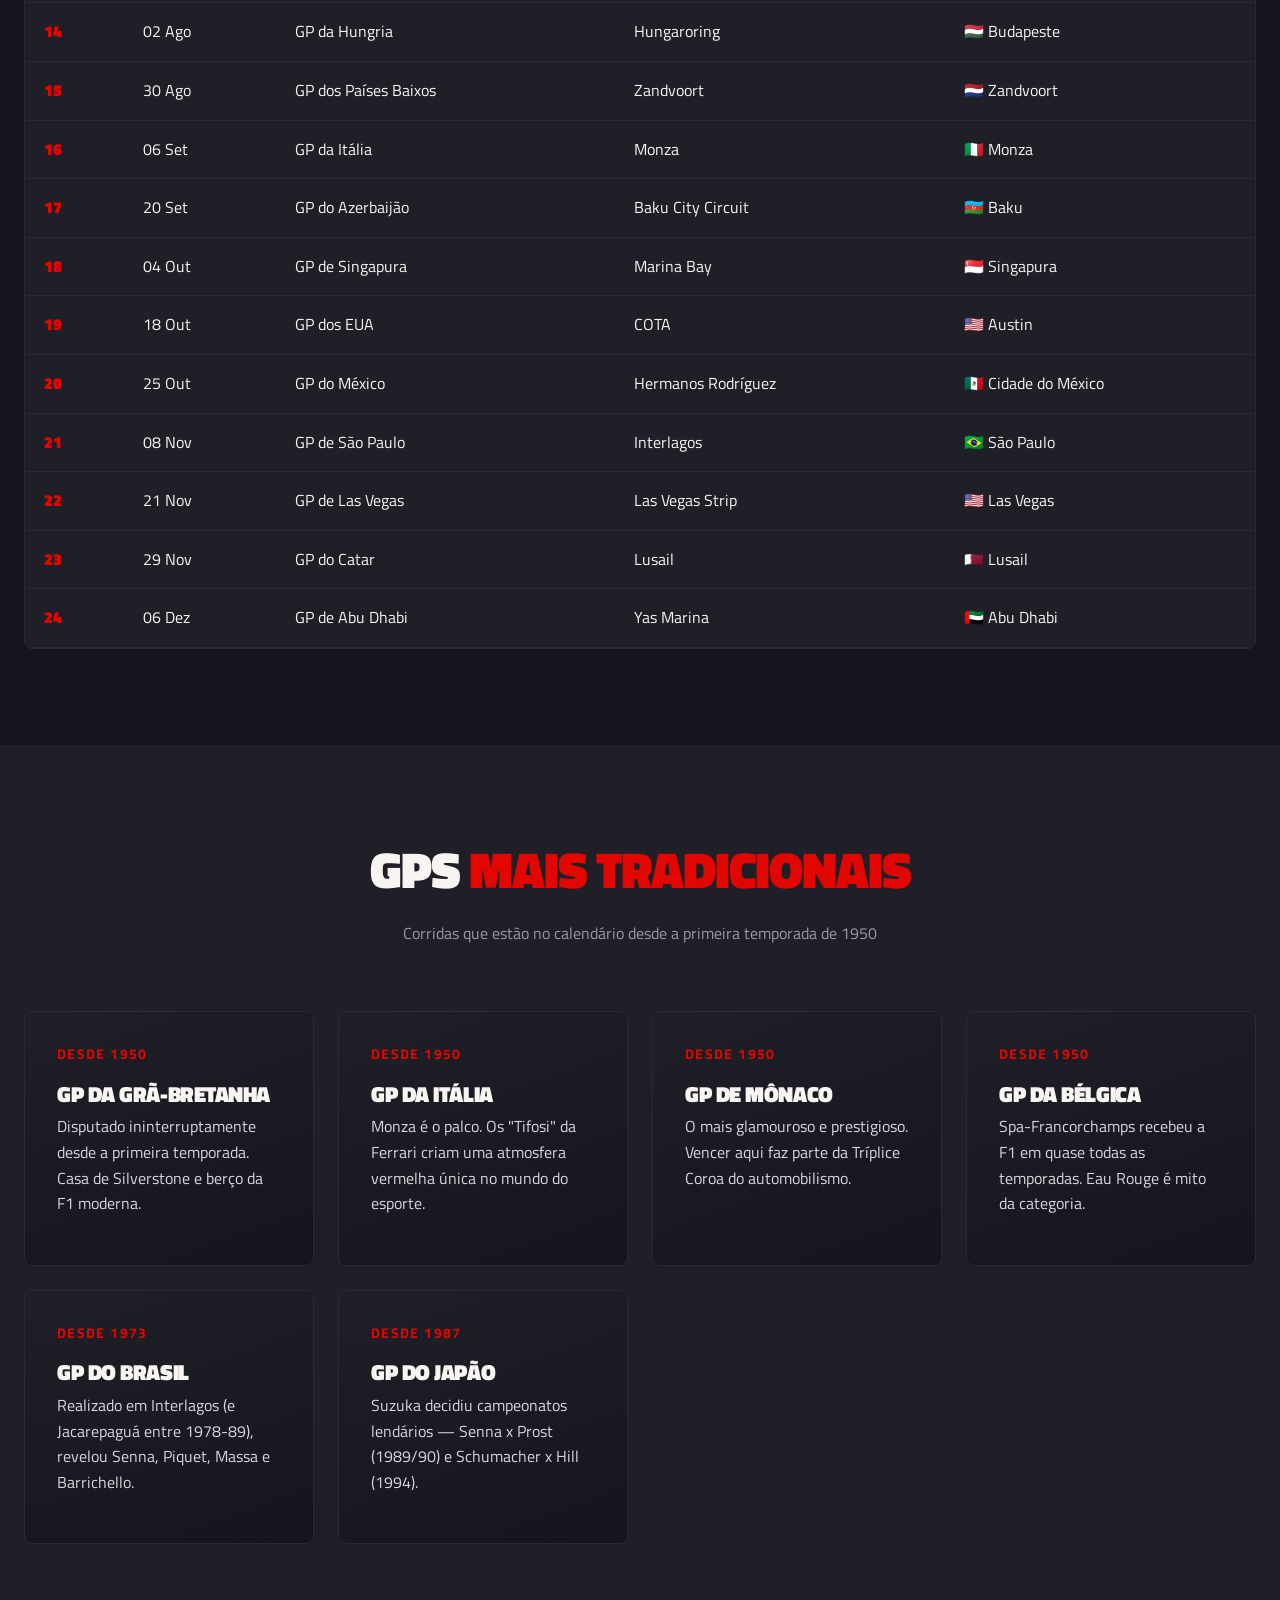
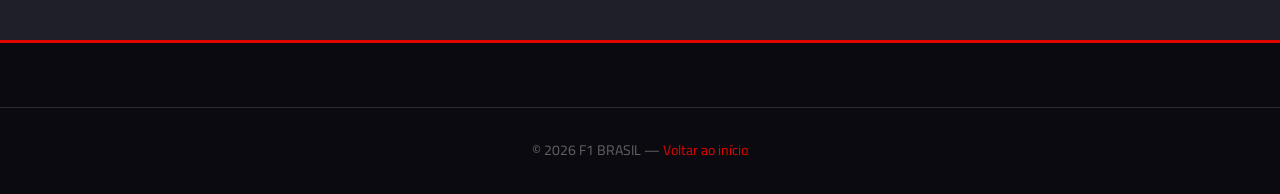
<file: pages/premios.html>
<!DOCTYPE html>
<html lang="pt-BR">
<head>
<meta charset="UTF-8">
<meta name="viewport" content="width=device-width,initial-scale=1">
<title>Grandes Prêmios — F1 BRASIL</title>
<meta name="description" content="Calendário completo da temporada de Fórmula 1: 24 Grandes Prêmios pelos cinco continentes.">
<link rel="stylesheet" href="../css/style.css">
<link href="https://fonts.googleapis.com/css2?family=Titillium+Web:wght@400;600;700;900&display=swap" rel="stylesheet">
</head>
<body>

<!-- Esta página reúne os grandes prêmios e mantém a navegação padrão do portal F1. -->
<nav class="nav">
  <div class="nav-inner">
    <input type="checkbox" id="nav-toggle" class="nav-toggle" aria-label="Abrir menu">
    <a href="../index.html" class="logo"><span class="logo-mark">F1</span>FORMULA 1</a>
    <ul class="nav-links">
      <li><a href="../index.html">Home</a></li>
      <li><a href="pilotos.html">Pilotos</a></li>
      <li><a href="equipes.html">Equipes</a></li>
      <li><a href="carros.html">Carros</a></li>
      <li><a href="circuitos.html">Circuitos</a></li>
      <li><a href="premios.html">Grandes Prêmios</a></li>
      <li><a href="historia.html">História</a></li>
      <li><a href="../index.php">Ingressos</a></li>
      <li class="nav-cta"><a href="listar.php">Compras</a></li>
    </ul>
    <label for="nav-toggle" class="nav-burger" aria-hidden="true"><span></span><span></span><span></span></label>
  </div>
</nav>

<header class="hero" style="min-height:50vh">
  <div class="hero-content">
    <span class="eyebrow">★ Calendário 2026 ★</span>
    <h1>GRANDES <span>PRÊMIOS</span></h1>
    <p class="hero-sub">24 corridas em 21 países, atravessando cinco continentes de março a dezembro.</p>
  </div>
</header>

<section>
  <div class="container">
    <div class="section-head"><h2>Calendário <span>Completo</span></h2><p>Toda a temporada em uma única tabela</p></div>
    <div class="table-wrap">
      <table>
        <thead><tr><th>Rd</th><th>Data</th><th>Grande Prêmio</th><th>Circuito</th><th>País</th></tr></thead>
        <tbody>
          <tr><td class="pos">1</td><td>08 Mar</td><td>GP da Austrália</td><td>Albert Park</td><td>🇦🇺 Melbourne</td></tr>
          <tr><td class="pos">2</td><td>22 Mar</td><td>GP da China</td><td>Shanghai Int'l</td><td>🇨🇳 Xangai</td></tr>
          <tr><td class="pos">3</td><td>05 Abr</td><td>GP do Japão</td><td>Suzuka</td><td>🇯🇵 Suzuka</td></tr>
          <tr><td class="pos">4</td><td>12 Abr</td><td>GP do Bahrein</td><td>Sakhir</td><td>🇧🇭 Sakhir</td></tr>
          <tr><td class="pos">5</td><td>19 Abr</td><td>GP da Arábia Saudita</td><td>Jeddah Corniche</td><td>🇸🇦 Jeddah</td></tr>
          <tr><td class="pos">6</td><td>03 Mai</td><td>GP de Miami</td><td>Miami Int'l Autodrome</td><td>🇺🇸 Miami</td></tr>
          <tr><td class="pos">7</td><td>17 Mai</td><td>GP da Emília-Romanha</td><td>Imola</td><td>🇮🇹 Imola</td></tr>
          <tr><td class="pos">8</td><td>24 Mai</td><td>GP de Mônaco</td><td>Monte Carlo</td><td>🇲🇨 Monte Carlo</td></tr>
          <tr><td class="pos">9</td><td>07 Jun</td><td>GP da Espanha</td><td>Catalunya</td><td>🇪🇸 Barcelona</td></tr>
          <tr><td class="pos">10</td><td>14 Jun</td><td>GP do Canadá</td><td>Gilles Villeneuve</td><td>🇨🇦 Montreal</td></tr>
          <tr><td class="pos">11</td><td>28 Jun</td><td>GP da Áustria</td><td>Red Bull Ring</td><td>🇦🇹 Spielberg</td></tr>
          <tr><td class="pos">12</td><td>05 Jul</td><td>GP da Grã-Bretanha</td><td>Silverstone</td><td>🇬🇧 Silverstone</td></tr>
          <tr><td class="pos">13</td><td>26 Jul</td><td>GP da Bélgica</td><td>Spa-Francorchamps</td><td>🇧🇪 Spa</td></tr>
          <tr><td class="pos">14</td><td>02 Ago</td><td>GP da Hungria</td><td>Hungaroring</td><td>🇭🇺 Budapeste</td></tr>
          <tr><td class="pos">15</td><td>30 Ago</td><td>GP dos Países Baixos</td><td>Zandvoort</td><td>🇳🇱 Zandvoort</td></tr>
          <tr><td class="pos">16</td><td>06 Set</td><td>GP da Itália</td><td>Monza</td><td>🇮🇹 Monza</td></tr>
          <tr><td class="pos">17</td><td>20 Set</td><td>GP do Azerbaijão</td><td>Baku City Circuit</td><td>🇦🇿 Baku</td></tr>
          <tr><td class="pos">18</td><td>04 Out</td><td>GP de Singapura</td><td>Marina Bay</td><td>🇸🇬 Singapura</td></tr>
          <tr><td class="pos">19</td><td>18 Out</td><td>GP dos EUA</td><td>COTA</td><td>🇺🇸 Austin</td></tr>
          <tr><td class="pos">20</td><td>25 Out</td><td>GP do México</td><td>Hermanos Rodríguez</td><td>🇲🇽 Cidade do México</td></tr>
          <tr><td class="pos">21</td><td>08 Nov</td><td>GP de São Paulo</td><td>Interlagos</td><td>🇧🇷 São Paulo</td></tr>
          <tr><td class="pos">22</td><td>21 Nov</td><td>GP de Las Vegas</td><td>Las Vegas Strip</td><td>🇺🇸 Las Vegas</td></tr>
          <tr><td class="pos">23</td><td>29 Nov</td><td>GP do Catar</td><td>Lusail</td><td>🇶🇦 Lusail</td></tr>
          <tr><td class="pos">24</td><td>06 Dez</td><td>GP de Abu Dhabi</td><td>Yas Marina</td><td>🇦🇪 Abu Dhabi</td></tr>
        </tbody>
      </table>
    </div>
  </div>
</section>

<section style="background:var(--carbon)">
  <div class="container">
    <div class="section-head"><h2>GPs <span>Mais Tradicionais</span></h2><p>Corridas que estão no calendário desde a primeira temporada de 1950</p></div>
    <div class="grid grid-3">
      <div class="card"><div class="meta">Desde 1950</div><h3>GP da Grã-Bretanha</h3><p>Disputado ininterruptamente desde a primeira temporada. Casa de Silverstone e berço da F1 moderna.</p></div>
      <div class="card"><div class="meta">Desde 1950</div><h3>GP da Itália</h3><p>Monza é o palco. Os "Tifosi" da Ferrari criam uma atmosfera vermelha única no mundo do esporte.</p></div>
      <div class="card"><div class="meta">Desde 1950</div><h3>GP de Mônaco</h3><p>O mais glamouroso e prestigioso. Vencer aqui faz parte da Tríplice Coroa do automobilismo.</p></div>
      <div class="card"><div class="meta">Desde 1950</div><h3>GP da Bélgica</h3><p>Spa-Francorchamps recebeu a F1 em quase todas as temporadas. Eau Rouge é mito da categoria.</p></div>
      <div class="card"><div class="meta">Desde 1973</div><h3>GP do Brasil</h3><p>Realizado em Interlagos (e Jacarepaguá entre 1978-89), revelou Senna, Piquet, Massa e Barrichello.</p></div>
      <div class="card"><div class="meta">Desde 1987</div><h3>GP do Japão</h3><p>Suzuka decidiu campeonatos lendários — Senna x Prost (1989/90) e Schumacher x Hill (1994).</p></div>
    </div>
  </div>
</section>

<footer><div class="container footer-bot">© 2026 F1 BRASIL — <a href="../index.html" style="color:var(--red)">Voltar ao início</a></div></footer>

</body>
</html>
</file>
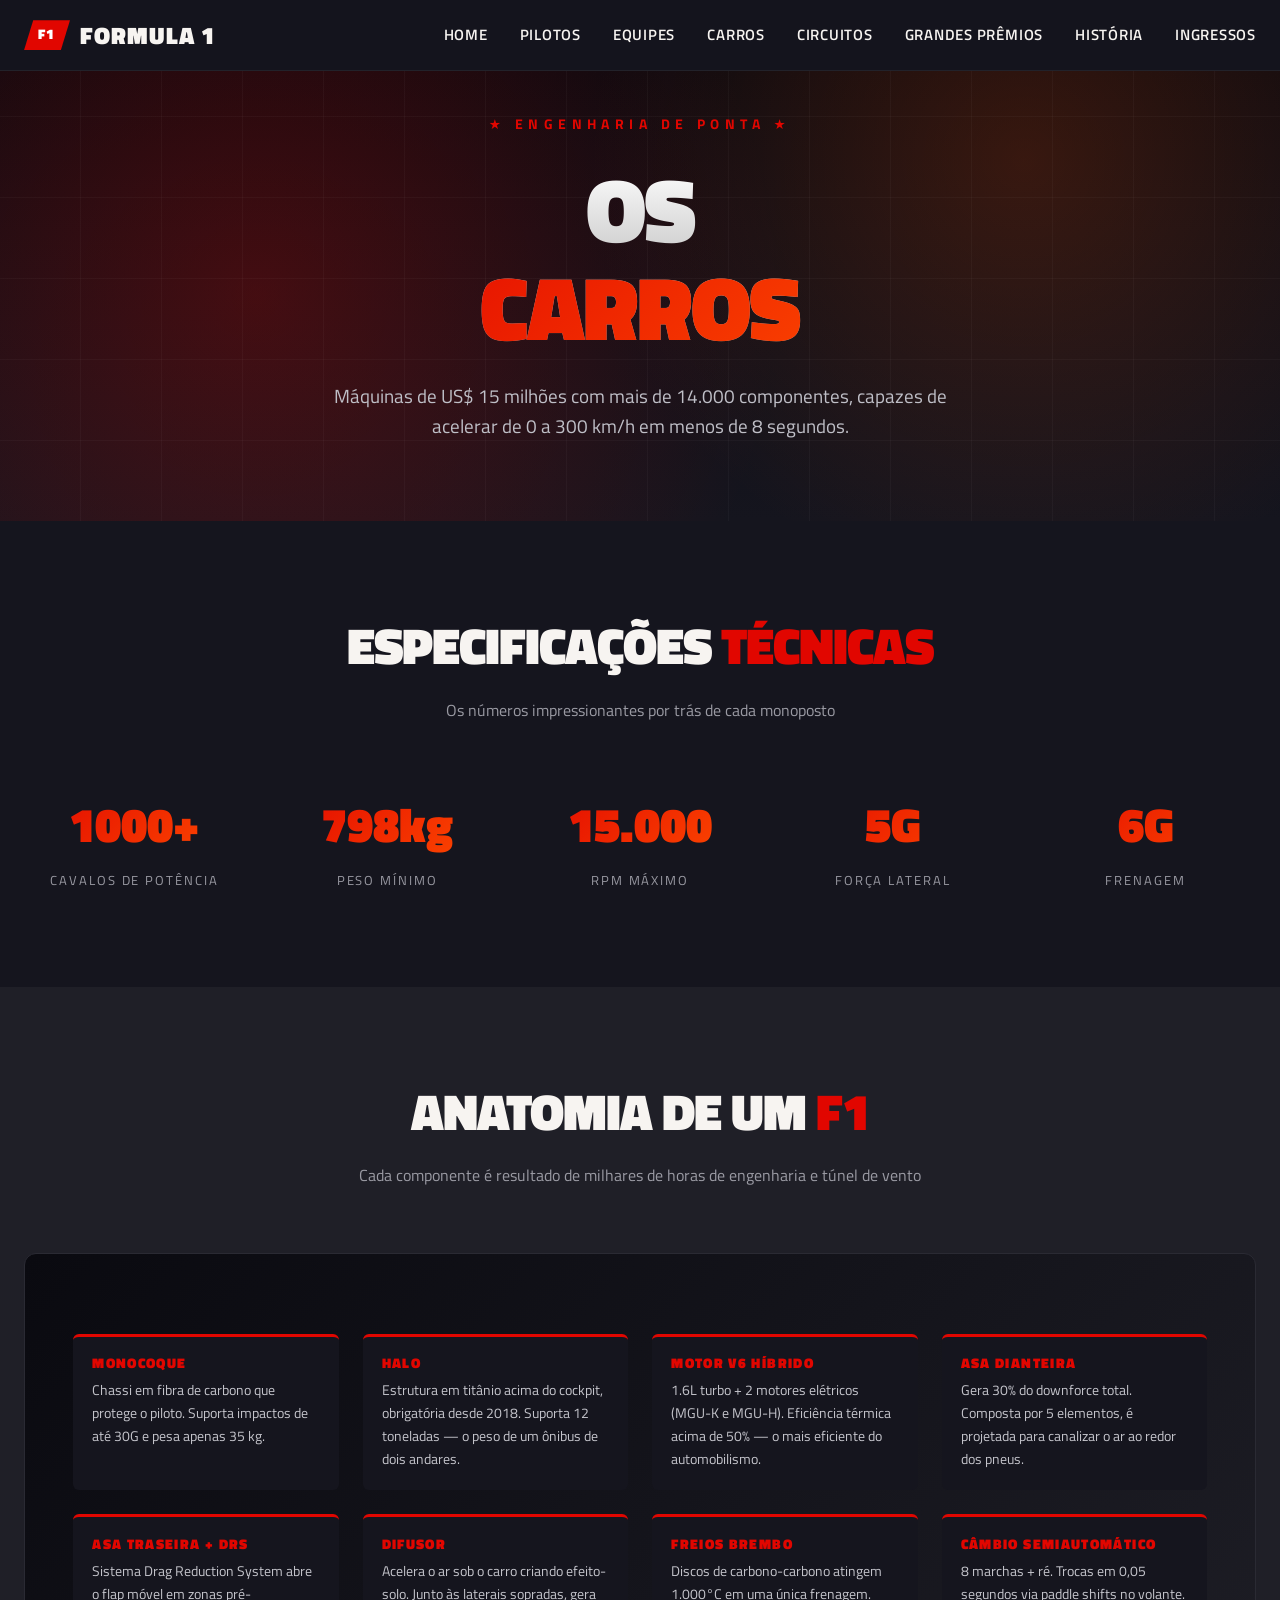
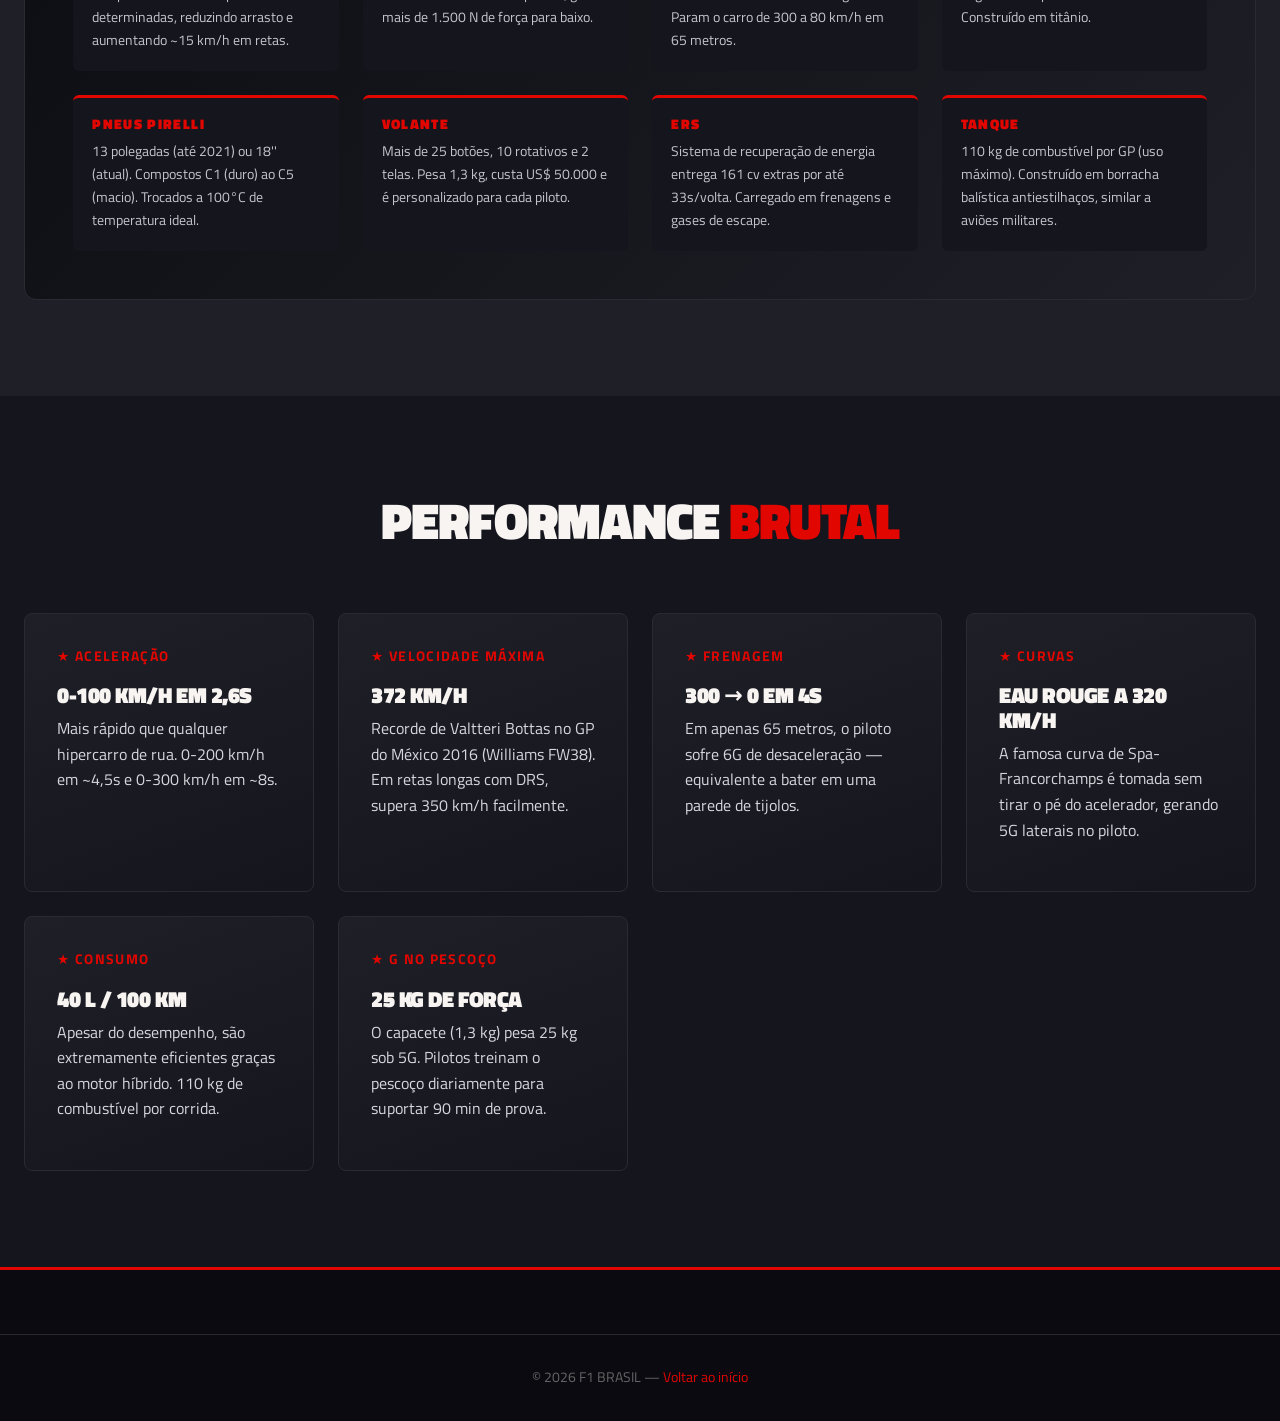
<file: Projeto Fórmula 1 (com php)/Projeto Fórmula 1 (com php)/pages/carros.html>
<!DOCTYPE html>
<html lang="pt-BR">
<head>
<meta charset="UTF-8">
<meta name="viewport" content="width=device-width,initial-scale=1">
<title>Carros — F1 BRASIL</title>
<meta name="description" content="Anatomia técnica completa de um F1 moderno: motor, aerodinâmica, monocoque, freios e DRS.">
<link rel="stylesheet" href="../css/style.css">
<link href="https://fonts.googleapis.com/css2?family=Titillium+Web:wght@400;600;700;900&display=swap" rel="stylesheet">
</head>
<body>

<nav class="nav">
  <div class="nav-inner">
    <input type="checkbox" id="nav-toggle" class="nav-toggle" aria-label="Abrir menu">
    <a href="../index.html" class="logo"><span class="logo-mark">F1</span>FORMULA 1</a>
    <ul class="nav-links">
      <li><a href="../index.html">Home</a></li>
      <li><a href="pilotos.html">Pilotos</a></li>
      <li><a href="equipes.html">Equipes</a></li>
      <li><a href="carros.html">Carros</a></li>
      <li><a href="circuitos.html">Circuitos</a></li>
      <li><a href="premios.html">Grandes Prêmios</a></li>
      <li><a href="historia.html">História</a></li>
      <li><a href="../index.php">Ingressos</a></li>
    </ul>
    <label for="nav-toggle" class="nav-burger" aria-hidden="true"><span></span><span></span><span></span></label>
  </div>
</nav>

<header class="hero" style="min-height:50vh">
  <div class="hero-content">
    <span class="eyebrow">★ Engenharia de Ponta ★</span>
    <h1>OS <span>CARROS</span></h1>
    <p class="hero-sub">Máquinas de US$ 15 milhões com mais de 14.000 componentes, capazes de acelerar de 0 a 300 km/h em menos de 8 segundos.</p>
  </div>
</header>

<section>
  <div class="container">
    <div class="section-head"><h2>Especificações <span>Técnicas</span></h2><p>Os números impressionantes por trás de cada monoposto</p></div>

    <div class="stats" style="background:transparent;padding:0;border:none">
      <div class="stats-grid">
        <div><div class="stat-num">1000+</div><div class="stat-label">Cavalos de potência</div></div>
        <div><div class="stat-num">798kg</div><div class="stat-label">Peso mínimo</div></div>
        <div><div class="stat-num">15.000</div><div class="stat-label">RPM máximo</div></div>
        <div><div class="stat-num">5G</div><div class="stat-label">Força lateral</div></div>
        <div><div class="stat-num">6G</div><div class="stat-label">Frenagem</div></div>
      </div>
    </div>
  </div>
</section>

<section style="background:var(--carbon)">
  <div class="container">
    <div class="section-head"><h2>Anatomia de um <span>F1</span></h2><p>Cada componente é resultado de milhares de horas de engenharia e túnel de vento</p></div>
    <div class="anatomy">
      <div class="anatomy-grid">
        <div class="anatomy-item"><h4>Monocoque</h4><p>Chassi em fibra de carbono que protege o piloto. Suporta impactos de até 30G e pesa apenas 35 kg.</p></div>
        <div class="anatomy-item"><h4>Halo</h4><p>Estrutura em titânio acima do cockpit, obrigatória desde 2018. Suporta 12 toneladas — o peso de um ônibus de dois andares.</p></div>
        <div class="anatomy-item"><h4>Motor V6 Híbrido</h4><p>1.6L turbo + 2 motores elétricos (MGU-K e MGU-H). Eficiência térmica acima de 50% — o mais eficiente do automobilismo.</p></div>
        <div class="anatomy-item"><h4>Asa Dianteira</h4><p>Gera 30% do downforce total. Composta por 5 elementos, é projetada para canalizar o ar ao redor dos pneus.</p></div>
        <div class="anatomy-item"><h4>Asa Traseira + DRS</h4><p>Sistema Drag Reduction System abre o flap móvel em zonas pré-determinadas, reduzindo arrasto e aumentando ~15 km/h em retas.</p></div>
        <div class="anatomy-item"><h4>Difusor</h4><p>Acelera o ar sob o carro criando efeito-solo. Junto às laterais sopradas, gera mais de 1.500 N de força para baixo.</p></div>
        <div class="anatomy-item"><h4>Freios Brembo</h4><p>Discos de carbono-carbono atingem 1.000°C em uma única frenagem. Param o carro de 300 a 80 km/h em 65 metros.</p></div>
        <div class="anatomy-item"><h4>Câmbio Semiautomático</h4><p>8 marchas + ré. Trocas em 0,05 segundos via paddle shifts no volante. Construído em titânio.</p></div>
        <div class="anatomy-item"><h4>Pneus Pirelli</h4><p>13 polegadas (até 2021) ou 18'' (atual). Compostos C1 (duro) ao C5 (macio). Trocados a 100°C de temperatura ideal.</p></div>
        <div class="anatomy-item"><h4>Volante</h4><p>Mais de 25 botões, 10 rotativos e 2 telas. Pesa 1,3 kg, custa US$ 50.000 e é personalizado para cada piloto.</p></div>
        <div class="anatomy-item"><h4>ERS</h4><p>Sistema de recuperação de energia entrega 161 cv extras por até 33s/volta. Carregado em frenagens e gases de escape.</p></div>
        <div class="anatomy-item"><h4>Tanque</h4><p>110 kg de combustível por GP (uso máximo). Construído em borracha balística antiestilhaços, similar a aviões militares.</p></div>
      </div>
    </div>
  </div>
</section>

<section>
  <div class="container">
    <div class="section-head"><h2>Performance <span>Brutal</span></h2></div>
    <div class="grid grid-3">
      <div class="card"><div class="meta">★ Aceleração</div><h3>0-100 km/h em 2,6s</h3><p>Mais rápido que qualquer hipercarro de rua. 0-200 km/h em ~4,5s e 0-300 km/h em ~8s.</p></div>
      <div class="card"><div class="meta">★ Velocidade Máxima</div><h3>372 km/h</h3><p>Recorde de Valtteri Bottas no GP do México 2016 (Williams FW38). Em retas longas com DRS, supera 350 km/h facilmente.</p></div>
      <div class="card"><div class="meta">★ Frenagem</div><h3>300 → 0 em 4s</h3><p>Em apenas 65 metros, o piloto sofre 6G de desaceleração — equivalente a bater em uma parede de tijolos.</p></div>
      <div class="card"><div class="meta">★ Curvas</div><h3>Eau Rouge a 320 km/h</h3><p>A famosa curva de Spa-Francorchamps é tomada sem tirar o pé do acelerador, gerando 5G laterais no piloto.</p></div>
      <div class="card"><div class="meta">★ Consumo</div><h3>40 L / 100 km</h3><p>Apesar do desempenho, são extremamente eficientes graças ao motor híbrido. 110 kg de combustível por corrida.</p></div>
      <div class="card"><div class="meta">★ G no Pescoço</div><h3>25 kg de força</h3><p>O capacete (1,3 kg) pesa 25 kg sob 5G. Pilotos treinam o pescoço diariamente para suportar 90 min de prova.</p></div>
    </div>
  </div>
</section>

<footer><div class="container footer-bot">© 2026 F1 BRASIL — <a href="../index.html" style="color:var(--red)">Voltar ao início</a></div></footer>

</body>
</html>
</file>
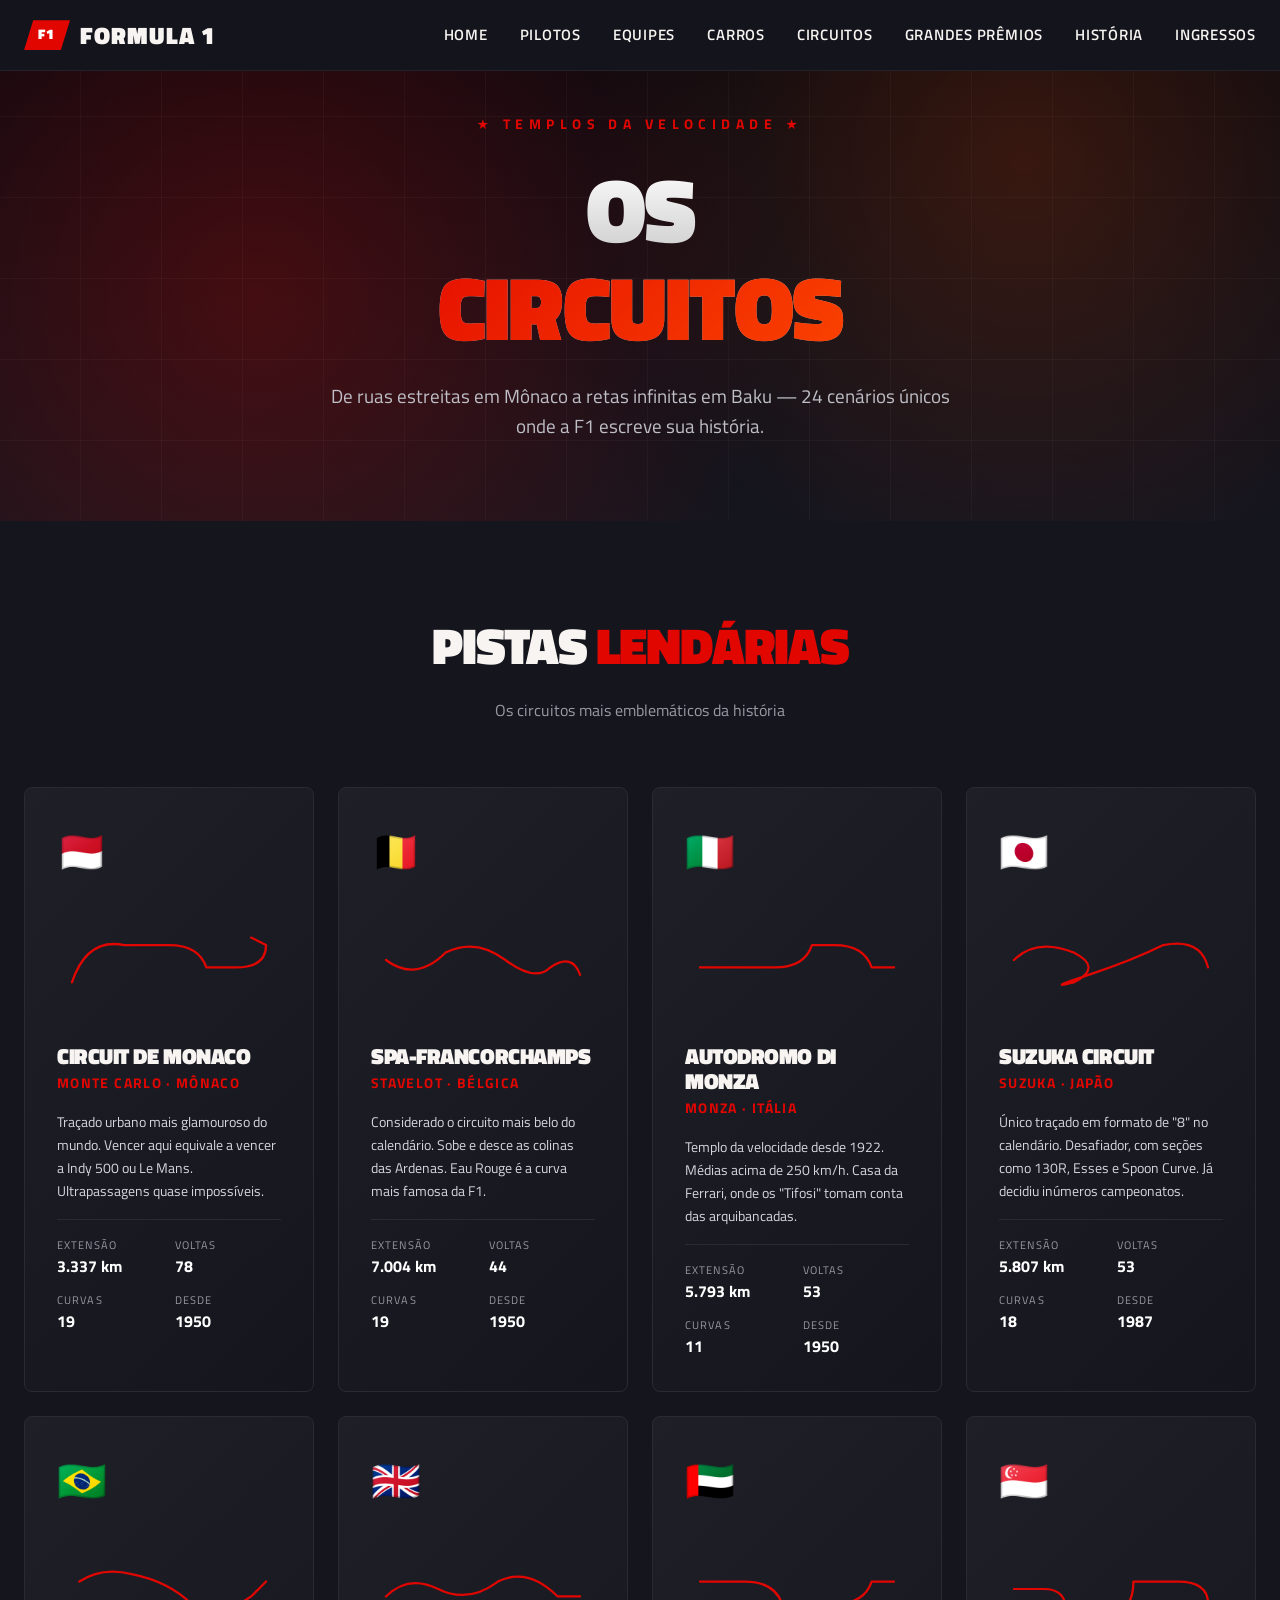
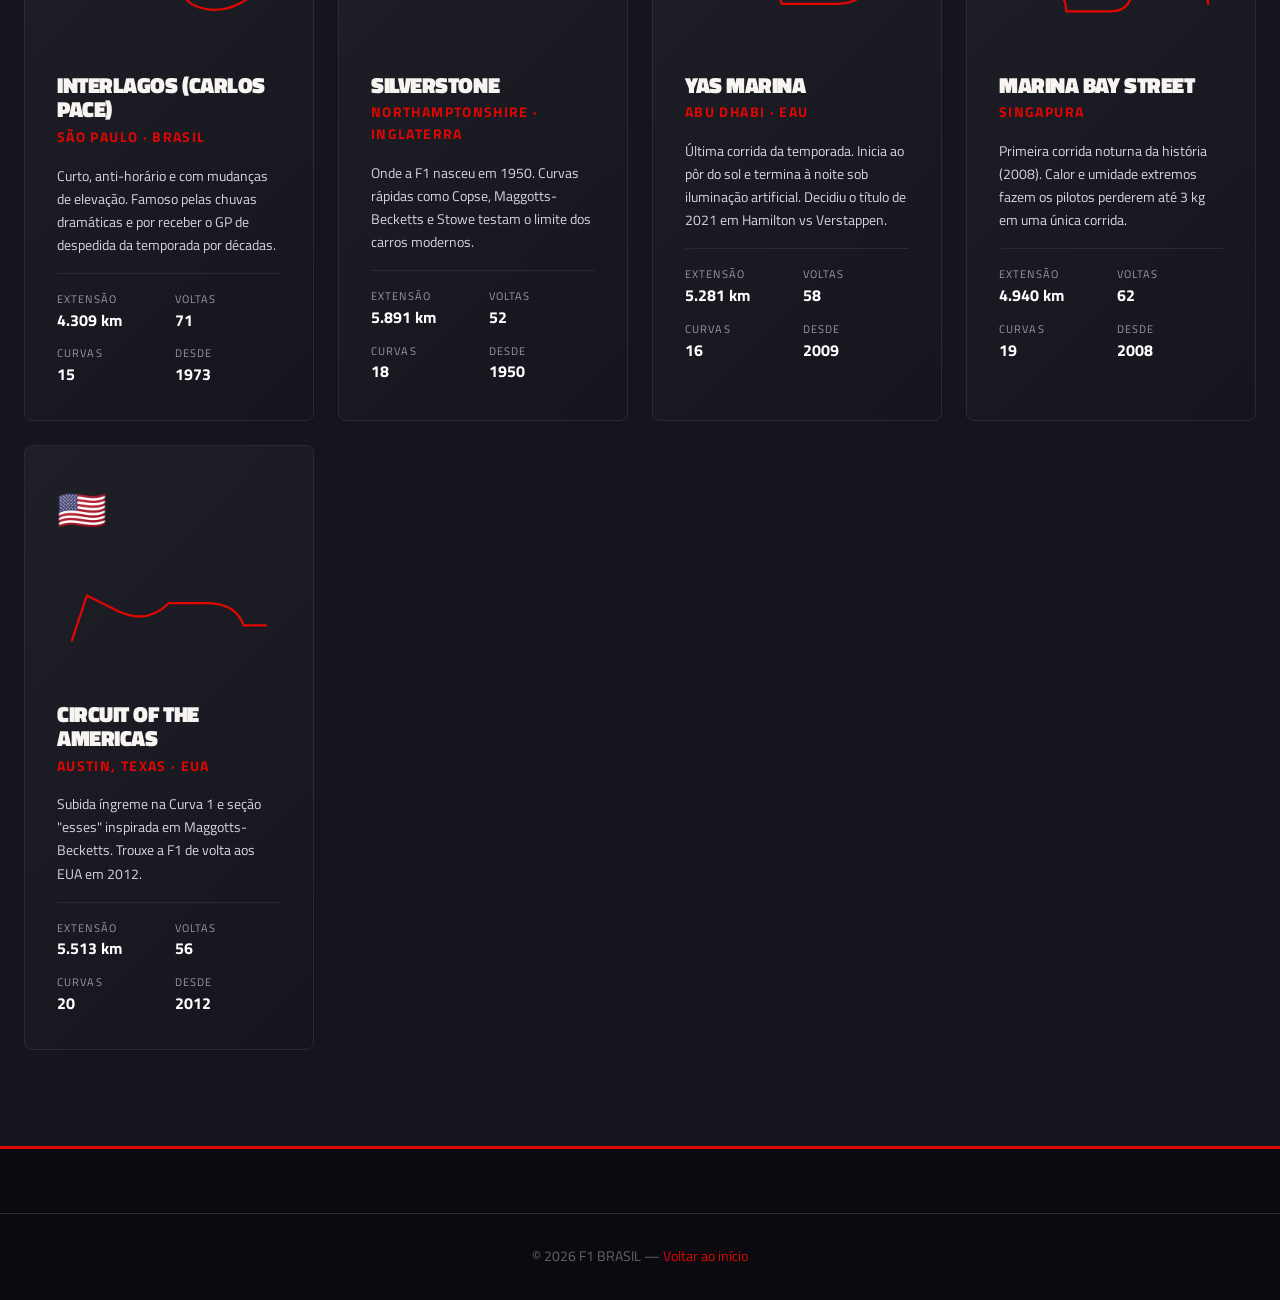
<file: Projeto Fórmula 1 (com php)/Projeto Fórmula 1 (com php)/pages/circuitos.html>
<!DOCTYPE html>
<html lang="pt-BR">
<head>
<meta charset="UTF-8">
<meta name="viewport" content="width=device-width,initial-scale=1">
<title>Circuitos — F1 BRASIL</title>
<meta name="description" content="Todas as pistas da temporada de F1: Mônaco, Spa, Monza, Suzuka, Interlagos e mais.">
<link rel="stylesheet" href="../css/style.css">
<link href="https://fonts.googleapis.com/css2?family=Titillium+Web:wght@400;600;700;900&display=swap" rel="stylesheet">
</head>
<body>

<nav class="nav">
  <div class="nav-inner">
    <input type="checkbox" id="nav-toggle" class="nav-toggle" aria-label="Abrir menu">
    <a href="../index.html" class="logo"><span class="logo-mark">F1</span>FORMULA 1</a>
    <ul class="nav-links">
      <li><a href="../index.html">Home</a></li>
      <li><a href="pilotos.html">Pilotos</a></li>
      <li><a href="equipes.html">Equipes</a></li>
      <li><a href="carros.html">Carros</a></li>
      <li><a href="circuitos.html">Circuitos</a></li>
      <li><a href="premios.html">Grandes Prêmios</a></li>
      <li><a href="historia.html">História</a></li>
      <li><a href="../index.php">Ingressos</a></li>
    </ul>
    <label for="nav-toggle" class="nav-burger" aria-hidden="true"><span></span><span></span><span></span></label>
  </div>
</nav>

<header class="hero" style="min-height:50vh">
  <div class="hero-content">
    <span class="eyebrow">★ Templos da Velocidade ★</span>
    <h1>OS <span>CIRCUITOS</span></h1>
    <p class="hero-sub">De ruas estreitas em Mônaco a retas infinitas em Baku — 24 cenários únicos onde a F1 escreve sua história.</p>
  </div>
</header>

<section>
  <div class="container">
    <div class="section-head"><h2>Pistas <span>Lendárias</span></h2><p>Os circuitos mais emblemáticos da história</p></div>
    <div class="grid grid-3">

      <div class="track-card">
        <div class="flag">🇲🇨</div>
        <svg class="track-svg" viewBox="0 0 300 100"><path d="M20,80 Q40,20 90,30 L150,30 Q190,30 200,60 L240,60 Q280,60 280,30 L260,20"/></svg>
        <h3>Circuit de Monaco</h3>
        <div class="location">Monte Carlo · Mônaco</div>
        <p style="font-size:.9rem">Traçado urbano mais glamouroso do mundo. Vencer aqui equivale a vencer a Indy 500 ou Le Mans. Ultrapassagens quase impossíveis.</p>
        <div class="specs">
          <div><span>Extensão</span><strong>3.337 km</strong></div>
          <div><span>Voltas</span><strong>78</strong></div>
          <div><span>Curvas</span><strong>19</strong></div>
          <div><span>Desde</span><strong>1950</strong></div>
        </div>
      </div>

      <div class="track-card">
        <div class="flag">🇧🇪</div>
        <svg class="track-svg" viewBox="0 0 300 100"><path d="M20,50 Q60,80 100,40 Q140,20 180,50 Q220,80 240,60 Q270,40 280,70"/></svg>
        <h3>Spa-Francorchamps</h3>
        <div class="location">Stavelot · Bélgica</div>
        <p style="font-size:.9rem">Considerado o circuito mais belo do calendário. Sobe e desce as colinas das Ardenas. Eau Rouge é a curva mais famosa da F1.</p>
        <div class="specs">
          <div><span>Extensão</span><strong>7.004 km</strong></div>
          <div><span>Voltas</span><strong>44</strong></div>
          <div><span>Curvas</span><strong>19</strong></div>
          <div><span>Desde</span><strong>1950</strong></div>
        </div>
      </div>

      <div class="track-card">
        <div class="flag">🇮🇹</div>
        <svg class="track-svg" viewBox="0 0 300 100"><path d="M20,60 L120,60 Q160,60 170,30 L200,30 Q240,30 250,60 L280,60"/></svg>
        <h3>Autodromo di Monza</h3>
        <div class="location">Monza · Itália</div>
        <p style="font-size:.9rem">Templo da velocidade desde 1922. Médias acima de 250 km/h. Casa da Ferrari, onde os "Tifosi" tomam conta das arquibancadas.</p>
        <div class="specs">
          <div><span>Extensão</span><strong>5.793 km</strong></div>
          <div><span>Voltas</span><strong>53</strong></div>
          <div><span>Curvas</span><strong>11</strong></div>
          <div><span>Desde</span><strong>1950</strong></div>
        </div>
      </div>

      <div class="track-card">
        <div class="flag">🇯🇵</div>
        <svg class="track-svg" viewBox="0 0 300 100"><path d="M20,50 Q50,20 100,40 Q140,60 100,80 Q60,90 120,70 Q180,50 220,30 Q270,20 280,60"/></svg>
        <h3>Suzuka Circuit</h3>
        <div class="location">Suzuka · Japão</div>
        <p style="font-size:.9rem">Único traçado em formato de "8" no calendário. Desafiador, com seções como 130R, Esses e Spoon Curve. Já decidiu inúmeros campeonatos.</p>
        <div class="specs">
          <div><span>Extensão</span><strong>5.807 km</strong></div>
          <div><span>Voltas</span><strong>53</strong></div>
          <div><span>Curvas</span><strong>18</strong></div>
          <div><span>Desde</span><strong>1987</strong></div>
        </div>
      </div>

      <div class="track-card">
        <div class="flag">🇧🇷</div>
        <svg class="track-svg" viewBox="0 0 300 100"><path d="M30,40 Q60,20 100,30 Q150,40 180,70 Q220,90 260,60 L280,40"/></svg>
        <h3>Interlagos (Carlos Pace)</h3>
        <div class="location">São Paulo · Brasil</div>
        <p style="font-size:.9rem">Curto, anti-horário e com mudanças de elevação. Famoso pelas chuvas dramáticas e por receber o GP de despedida da temporada por décadas.</p>
        <div class="specs">
          <div><span>Extensão</span><strong>4.309 km</strong></div>
          <div><span>Voltas</span><strong>71</strong></div>
          <div><span>Curvas</span><strong>15</strong></div>
          <div><span>Desde</span><strong>1973</strong></div>
        </div>
      </div>

      <div class="track-card">
        <div class="flag">🇬🇧</div>
        <svg class="track-svg" viewBox="0 0 300 100"><path d="M20,60 Q50,30 90,50 Q130,70 170,40 Q210,20 250,60 L280,60"/></svg>
        <h3>Silverstone</h3>
        <div class="location">Northamptonshire · Inglaterra</div>
        <p style="font-size:.9rem">Onde a F1 nasceu em 1950. Curvas rápidas como Copse, Maggotts-Becketts e Stowe testam o limite dos carros modernos.</p>
        <div class="specs">
          <div><span>Extensão</span><strong>5.891 km</strong></div>
          <div><span>Voltas</span><strong>52</strong></div>
          <div><span>Curvas</span><strong>18</strong></div>
          <div><span>Desde</span><strong>1950</strong></div>
        </div>
      </div>

      <div class="track-card">
        <div class="flag">🇦🇪</div>
        <svg class="track-svg" viewBox="0 0 300 100"><path d="M20,40 L80,40 Q120,40 130,70 L200,70 Q240,70 250,40 L280,40"/></svg>
        <h3>Yas Marina</h3>
        <div class="location">Abu Dhabi · EAU</div>
        <p style="font-size:.9rem">Última corrida da temporada. Inicia ao pôr do sol e termina à noite sob iluminação artificial. Decidiu o título de 2021 em Hamilton vs Verstappen.</p>
        <div class="specs">
          <div><span>Extensão</span><strong>5.281 km</strong></div>
          <div><span>Voltas</span><strong>58</strong></div>
          <div><span>Curvas</span><strong>16</strong></div>
          <div><span>Desde</span><strong>2009</strong></div>
        </div>
      </div>

      <div class="track-card">
        <div class="flag">🇸🇬</div>
        <svg class="track-svg" viewBox="0 0 300 100"><path d="M20,50 L60,50 Q90,50 90,80 L150,80 Q180,80 180,40 L240,40 Q280,40 280,70"/></svg>
        <h3>Marina Bay Street</h3>
        <div class="location">Singapura</div>
        <p style="font-size:.9rem">Primeira corrida noturna da história (2008). Calor e umidade extremos fazem os pilotos perderem até 3 kg em uma única corrida.</p>
        <div class="specs">
          <div><span>Extensão</span><strong>4.940 km</strong></div>
          <div><span>Voltas</span><strong>62</strong></div>
          <div><span>Curvas</span><strong>19</strong></div>
          <div><span>Desde</span><strong>2008</strong></div>
        </div>
      </div>

      <div class="track-card">
        <div class="flag">🇺🇸</div>
        <svg class="track-svg" viewBox="0 0 300 100"><path d="M20,80 L40,20 L80,40 Q120,60 150,30 L200,30 Q240,30 250,60 L280,60"/></svg>
        <h3>Circuit of The Americas</h3>
        <div class="location">Austin, Texas · EUA</div>
        <p style="font-size:.9rem">Subida íngreme na Curva 1 e seção "esses" inspirada em Maggotts-Becketts. Trouxe a F1 de volta aos EUA em 2012.</p>
        <div class="specs">
          <div><span>Extensão</span><strong>5.513 km</strong></div>
          <div><span>Voltas</span><strong>56</strong></div>
          <div><span>Curvas</span><strong>20</strong></div>
          <div><span>Desde</span><strong>2012</strong></div>
        </div>
      </div>

    </div>
  </div>
</section>

<footer><div class="container footer-bot">© 2026 F1 BRASIL — <a href="../index.html" style="color:var(--red)">Voltar ao início</a></div></footer>

</body>
</html>
</file>
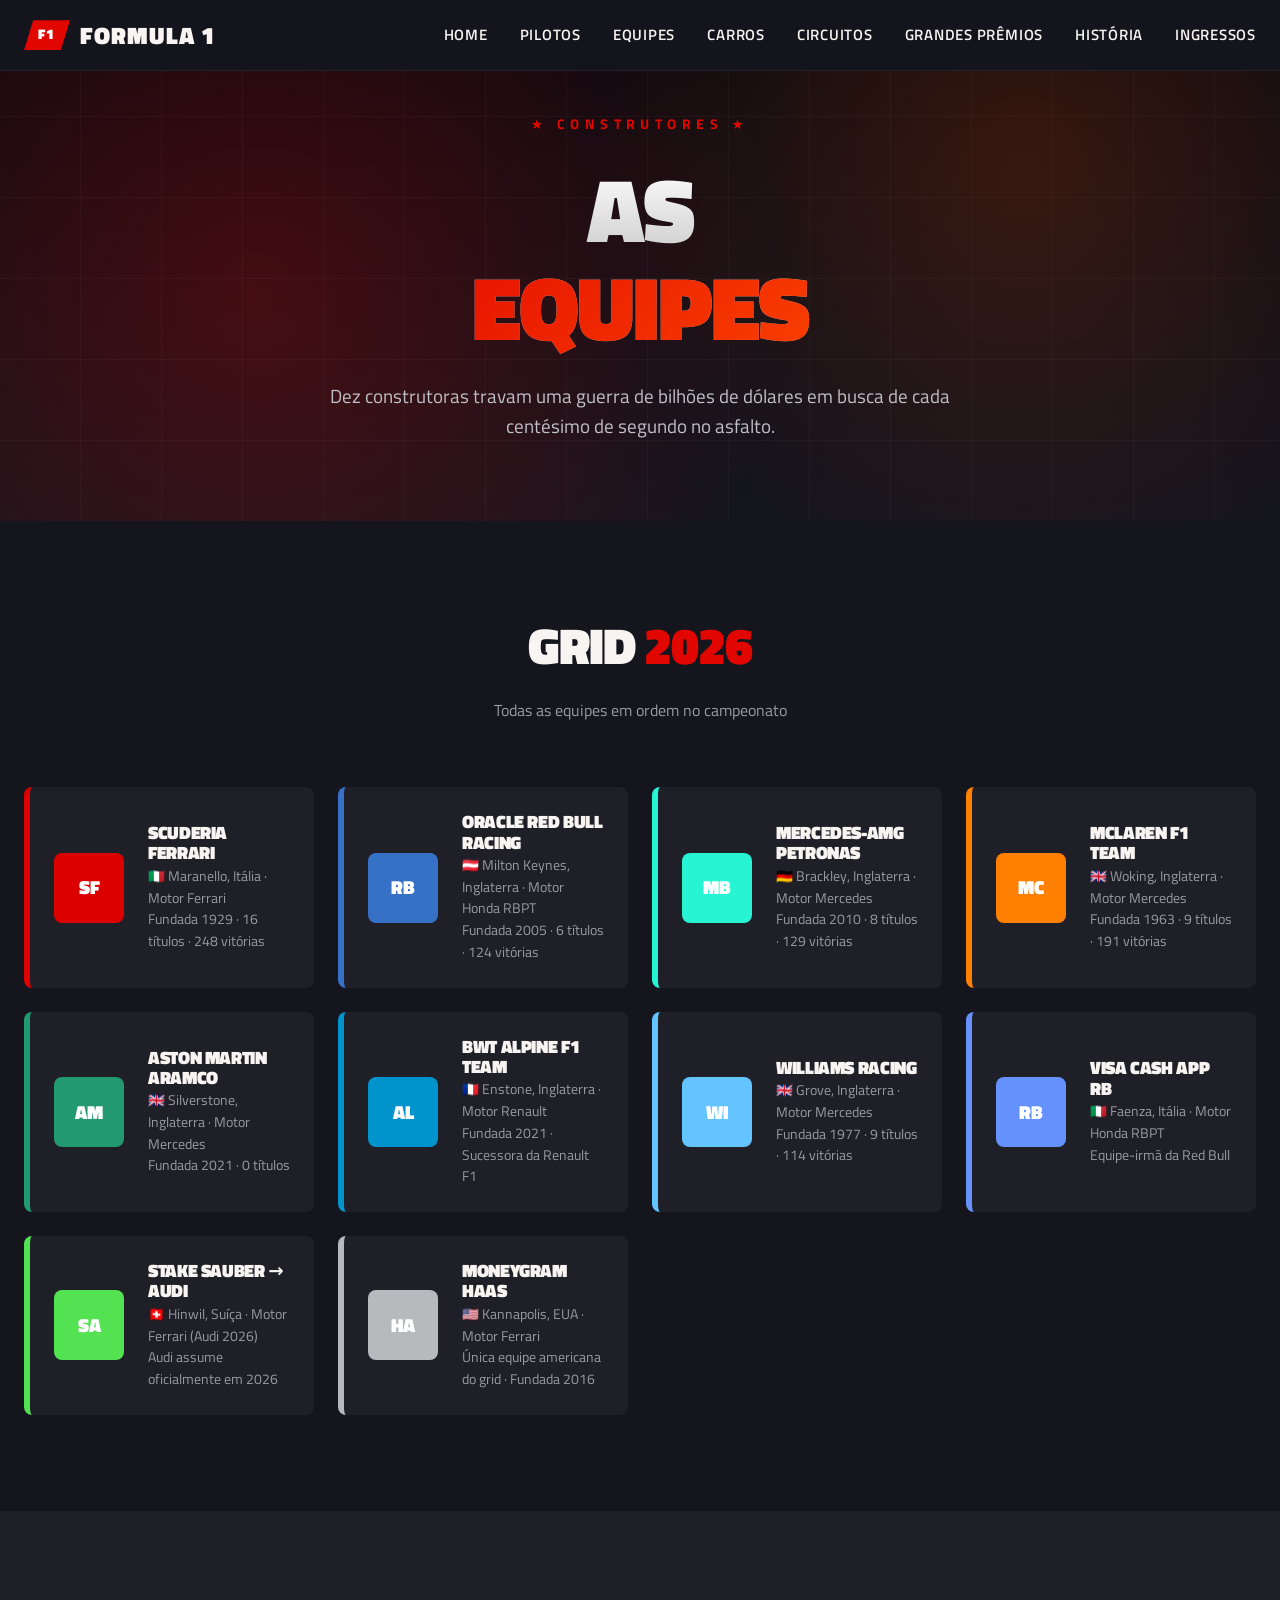
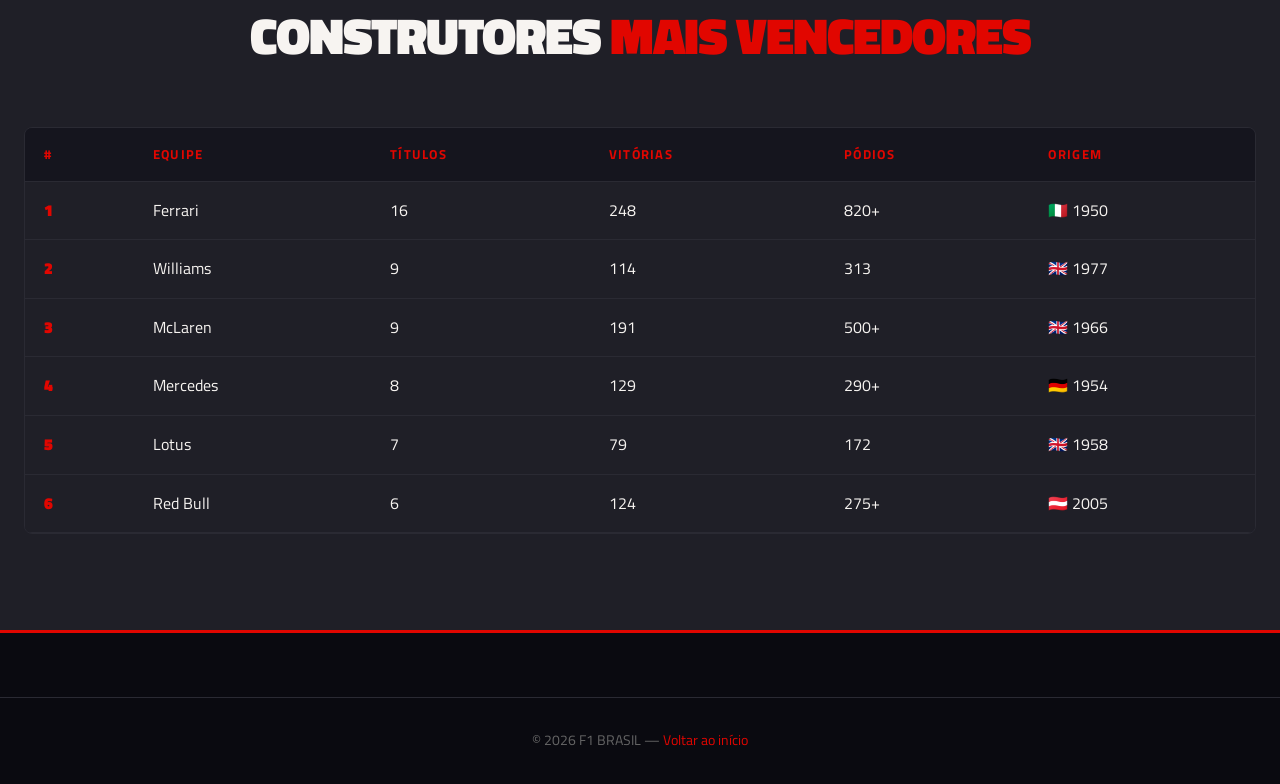
<file: Projeto Fórmula 1 (com php)/Projeto Fórmula 1 (com php)/pages/equipes.html>
<!DOCTYPE html>
<html lang="pt-BR">
<head>
<meta charset="UTF-8">
<meta name="viewport" content="width=device-width,initial-scale=1">
<title>Equipes — F1 BRASIL</title>
<meta name="description" content="As 10 equipes construtoras da Fórmula 1: Ferrari, Mercedes, Red Bull, McLaren e mais.">
<link rel="stylesheet" href="../css/style.css">
<link href="https://fonts.googleapis.com/css2?family=Titillium+Web:wght@400;600;700;900&display=swap" rel="stylesheet">
</head>
<body>

<nav class="nav">
  <div class="nav-inner">
    <input type="checkbox" id="nav-toggle" class="nav-toggle" aria-label="Abrir menu">
    <a href="../index.html" class="logo"><span class="logo-mark">F1</span>FORMULA 1</a>
    <ul class="nav-links">
      <li><a href="../index.html">Home</a></li>
      <li><a href="pilotos.html">Pilotos</a></li>
      <li><a href="equipes.html">Equipes</a></li>
      <li><a href="carros.html">Carros</a></li>
      <li><a href="circuitos.html">Circuitos</a></li>
      <li><a href="premios.html">Grandes Prêmios</a></li>
      <li><a href="historia.html">História</a></li>
      <li><a href="../index.php">Ingressos</a></li>
    </ul>
    <label for="nav-toggle" class="nav-burger" aria-hidden="true"><span></span><span></span><span></span></label>
  </div>
</nav>

<header class="hero" style="min-height:50vh">
  <div class="hero-content">
    <span class="eyebrow">★ Construtores ★</span>
    <h1>AS <span>EQUIPES</span></h1>
    <p class="hero-sub">Dez construtoras travam uma guerra de bilhões de dólares em busca de cada centésimo de segundo no asfalto.</p>
  </div>
</header>

<section>
  <div class="container">
    <div class="section-head"><h2>Grid <span>2026</span></h2><p>Todas as equipes em ordem no campeonato</p></div>
    <div class="grid grid-3">

      <div class="team-card" style="--accent:#DC0000">
        <div class="team-color">SF</div>
        <div class="team-info"><h3>Scuderia Ferrari</h3><p>🇮🇹 Maranello, Itália · Motor Ferrari</p><p>Fundada 1929 · 16 títulos · 248 vitórias</p></div>
      </div>

      <div class="team-card" style="--accent:#3671C6">
        <div class="team-color">RB</div>
        <div class="team-info"><h3>Oracle Red Bull Racing</h3><p>🇦🇹 Milton Keynes, Inglaterra · Motor Honda RBPT</p><p>Fundada 2005 · 6 títulos · 124 vitórias</p></div>
      </div>

      <div class="team-card" style="--accent:#27F4D2">
        <div class="team-color">MB</div>
        <div class="team-info"><h3>Mercedes-AMG Petronas</h3><p>🇩🇪 Brackley, Inglaterra · Motor Mercedes</p><p>Fundada 2010 · 8 títulos · 129 vitórias</p></div>
      </div>

      <div class="team-card" style="--accent:#FF8000">
        <div class="team-color">MC</div>
        <div class="team-info"><h3>McLaren F1 Team</h3><p>🇬🇧 Woking, Inglaterra · Motor Mercedes</p><p>Fundada 1963 · 9 títulos · 191 vitórias</p></div>
      </div>

      <div class="team-card" style="--accent:#229971">
        <div class="team-color">AM</div>
        <div class="team-info"><h3>Aston Martin Aramco</h3><p>🇬🇧 Silverstone, Inglaterra · Motor Mercedes</p><p>Fundada 2021 · 0 títulos</p></div>
      </div>

      <div class="team-card" style="--accent:#0093CC">
        <div class="team-color">AL</div>
        <div class="team-info"><h3>BWT Alpine F1 Team</h3><p>🇫🇷 Enstone, Inglaterra · Motor Renault</p><p>Fundada 2021 · Sucessora da Renault F1</p></div>
      </div>

      <div class="team-card" style="--accent:#64C4FF">
        <div class="team-color">WI</div>
        <div class="team-info"><h3>Williams Racing</h3><p>🇬🇧 Grove, Inglaterra · Motor Mercedes</p><p>Fundada 1977 · 9 títulos · 114 vitórias</p></div>
      </div>

      <div class="team-card" style="--accent:#6692FF">
        <div class="team-color">RB</div>
        <div class="team-info"><h3>Visa Cash App RB</h3><p>🇮🇹 Faenza, Itália · Motor Honda RBPT</p><p>Equipe-irmã da Red Bull</p></div>
      </div>

      <div class="team-card" style="--accent:#52E252">
        <div class="team-color">SA</div>
        <div class="team-info"><h3>Stake Sauber → Audi</h3><p>🇨🇭 Hinwil, Suíça · Motor Ferrari (Audi 2026)</p><p>Audi assume oficialmente em 2026</p></div>
      </div>

      <div class="team-card" style="--accent:#B6BABD">
        <div class="team-color">HA</div>
        <div class="team-info"><h3>MoneyGram Haas</h3><p>🇺🇸 Kannapolis, EUA · Motor Ferrari</p><p>Única equipe americana do grid · Fundada 2016</p></div>
      </div>

    </div>
  </div>
</section>

<section style="background:var(--carbon)">
  <div class="container">
    <div class="section-head"><h2>Construtores <span>Mais Vencedores</span></h2></div>
    <div class="table-wrap">
      <table>
        <thead><tr><th>#</th><th>Equipe</th><th>Títulos</th><th>Vitórias</th><th>Pódios</th><th>Origem</th></tr></thead>
        <tbody>
          <tr><td class="pos">1</td><td>Ferrari</td><td>16</td><td>248</td><td>820+</td><td>🇮🇹 1950</td></tr>
          <tr><td class="pos">2</td><td>Williams</td><td>9</td><td>114</td><td>313</td><td>🇬🇧 1977</td></tr>
          <tr><td class="pos">3</td><td>McLaren</td><td>9</td><td>191</td><td>500+</td><td>🇬🇧 1966</td></tr>
          <tr><td class="pos">4</td><td>Mercedes</td><td>8</td><td>129</td><td>290+</td><td>🇩🇪 1954</td></tr>
          <tr><td class="pos">5</td><td>Lotus</td><td>7</td><td>79</td><td>172</td><td>🇬🇧 1958</td></tr>
          <tr><td class="pos">6</td><td>Red Bull</td><td>6</td><td>124</td><td>275+</td><td>🇦🇹 2005</td></tr>
        </tbody>
      </table>
    </div>
  </div>
</section>

<footer><div class="container footer-bot">© 2026 F1 BRASIL — <a href="../index.html" style="color:var(--red)">Voltar ao início</a></div></footer>

</body>
</html>
</file>
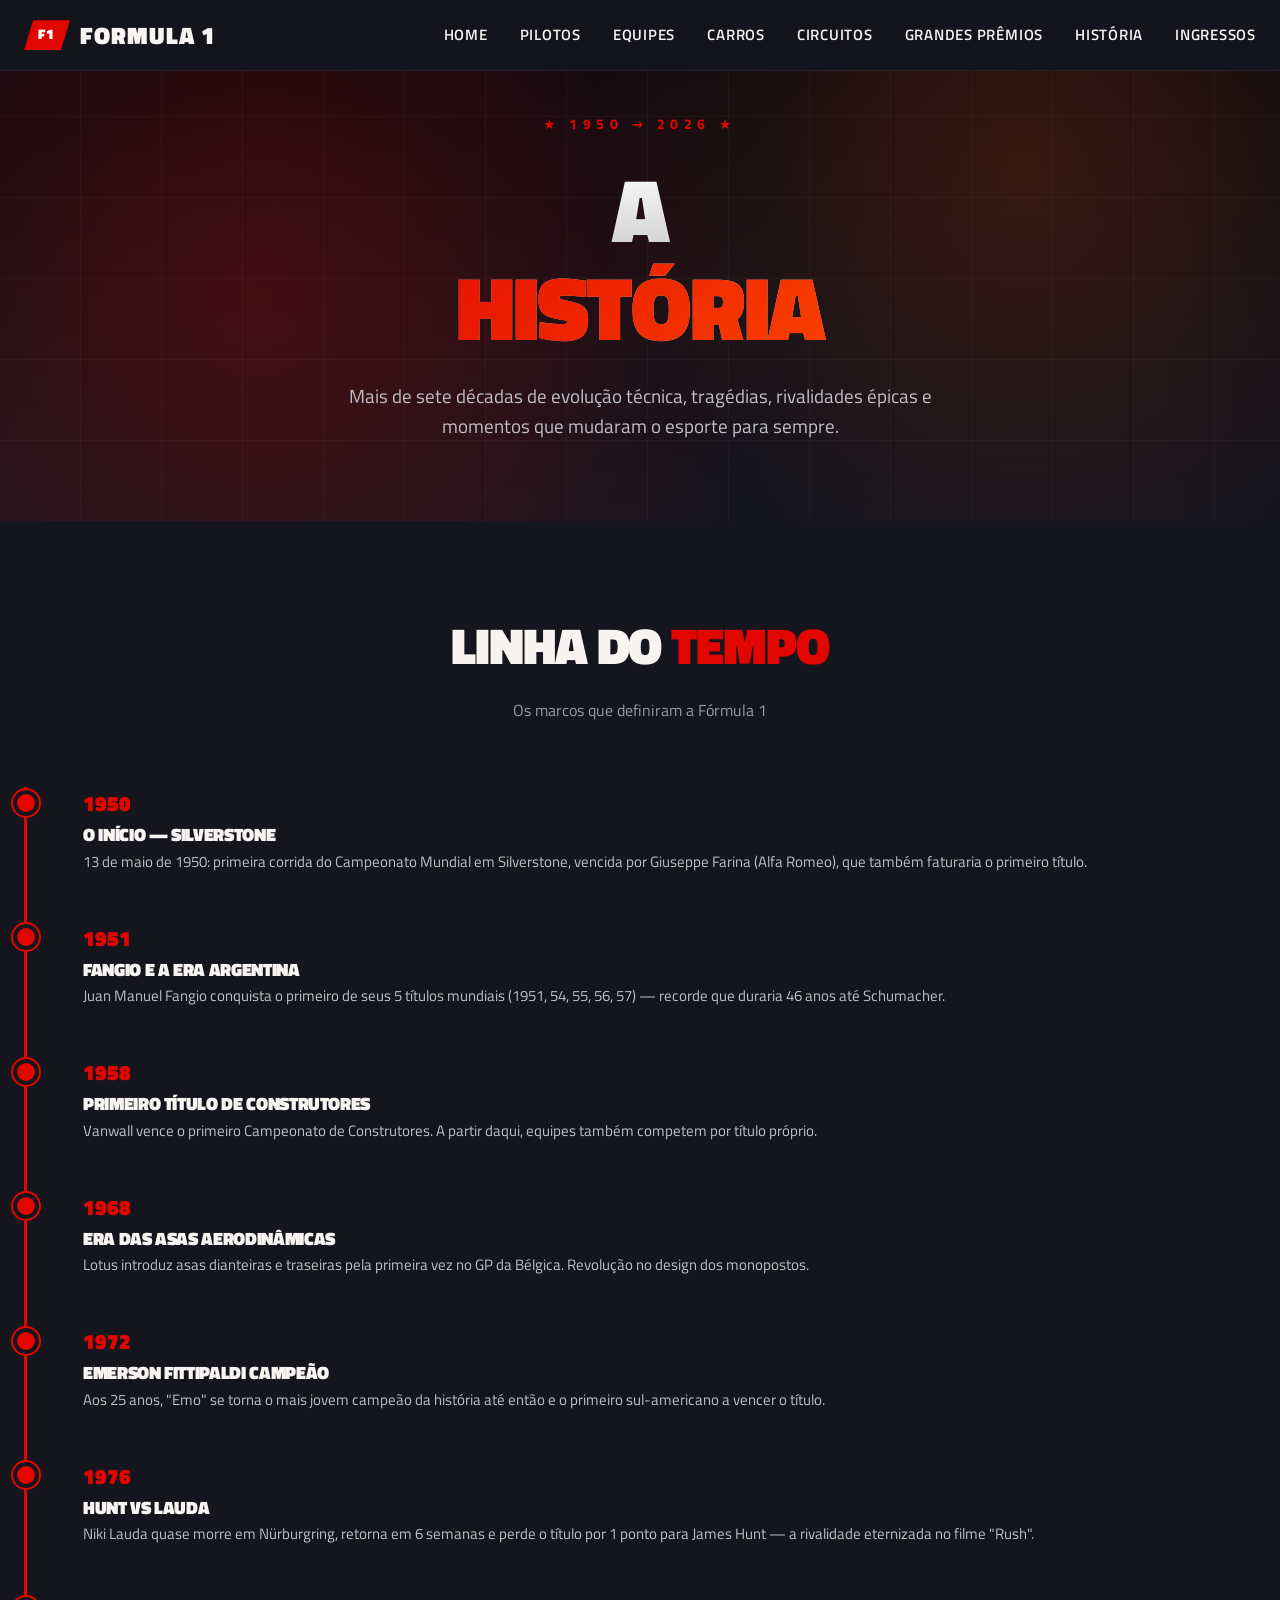
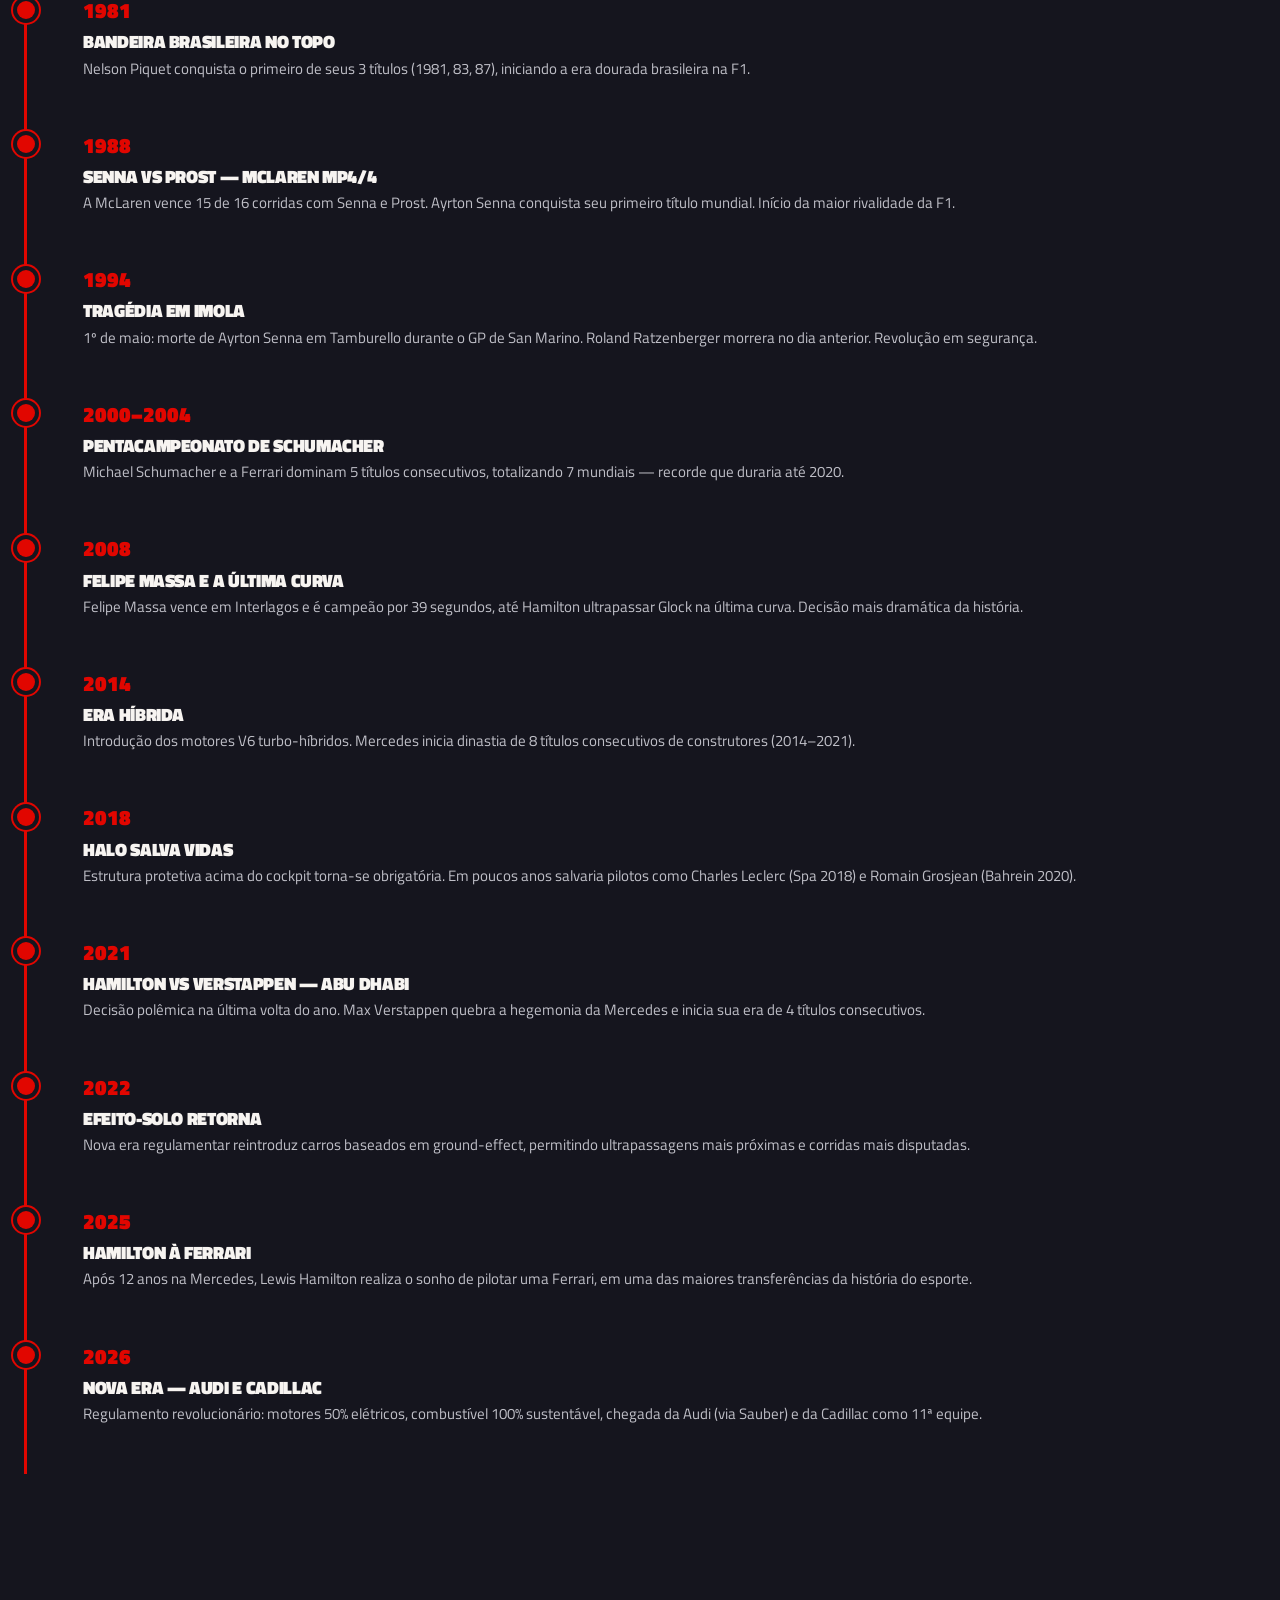
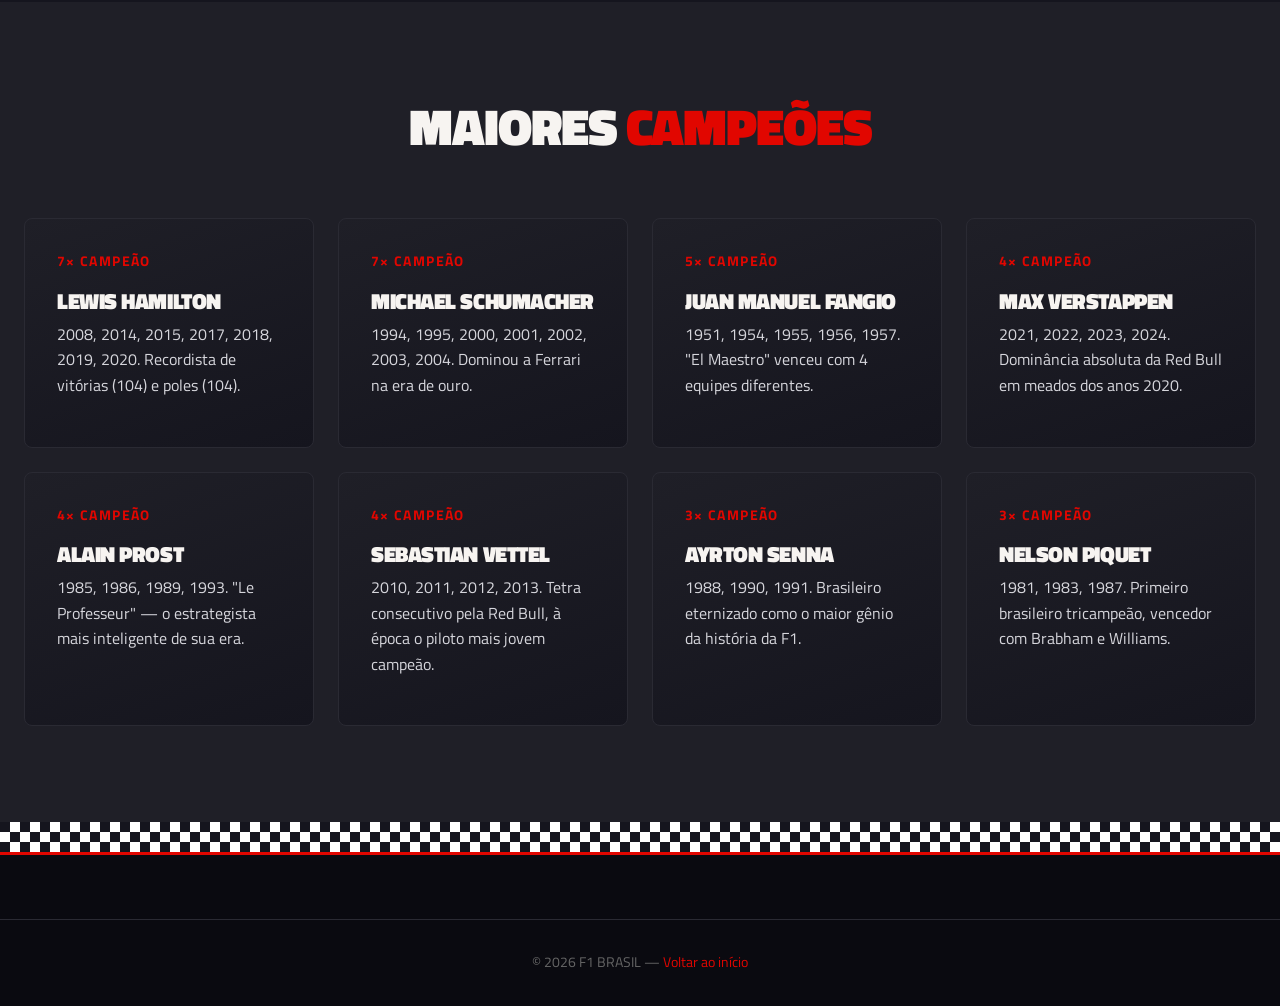
<file: Projeto Fórmula 1 (com php)/Projeto Fórmula 1 (com php)/pages/historia.html>
<!DOCTYPE html>
<html lang="pt-BR">
<head>
<meta charset="UTF-8">
<meta name="viewport" content="width=device-width,initial-scale=1">
<title>História — F1 BRASIL</title>
<meta name="description" content="A linha do tempo completa da Fórmula 1: de 1950 até os dias atuais, com pilotos, equipes e marcos históricos.">
<link rel="stylesheet" href="../css/style.css">
<link href="https://fonts.googleapis.com/css2?family=Titillium+Web:wght@400;600;700;900&display=swap" rel="stylesheet">
</head>
<body>

<nav class="nav">
  <div class="nav-inner">
    <input type="checkbox" id="nav-toggle" class="nav-toggle" aria-label="Abrir menu">
    <a href="../index.html" class="logo"><span class="logo-mark">F1</span>FORMULA 1</a>
    <ul class="nav-links">
      <li><a href="../index.html">Home</a></li>
      <li><a href="pilotos.html">Pilotos</a></li>
      <li><a href="equipes.html">Equipes</a></li>
      <li><a href="carros.html">Carros</a></li>
      <li><a href="circuitos.html">Circuitos</a></li>
      <li><a href="premios.html">Grandes Prêmios</a></li>
      <li><a href="historia.html">História</a></li>
      <li><a href="../index.php">Ingressos</a></li>
    </ul>
    <label for="nav-toggle" class="nav-burger" aria-hidden="true"><span></span><span></span><span></span></label>
  </div>
</nav>

<header class="hero" style="min-height:50vh">
  <div class="hero-content">
    <span class="eyebrow">★ 1950 → 2026 ★</span>
    <h1>A <span>HISTÓRIA</span></h1>
    <p class="hero-sub">Mais de sete décadas de evolução técnica, tragédias, rivalidades épicas e momentos que mudaram o esporte para sempre.</p>
  </div>
</header>

<section>
  <div class="container">
    <div class="section-head"><h2>Linha do <span>Tempo</span></h2><p>Os marcos que definiram a Fórmula 1</p></div>

    <div class="timeline">

      <div class="timeline-item">
        <div class="year">1950</div>
        <h4>O Início — Silverstone</h4>
        <p>13 de maio de 1950: primeira corrida do Campeonato Mundial em Silverstone, vencida por Giuseppe Farina (Alfa Romeo), que também faturaria o primeiro título.</p>
      </div>

      <div class="timeline-item">
        <div class="year">1951</div>
        <h4>Fangio e a Era Argentina</h4>
        <p>Juan Manuel Fangio conquista o primeiro de seus 5 títulos mundiais (1951, 54, 55, 56, 57) — recorde que duraria 46 anos até Schumacher.</p>
      </div>

      <div class="timeline-item">
        <div class="year">1958</div>
        <h4>Primeiro Título de Construtores</h4>
        <p>Vanwall vence o primeiro Campeonato de Construtores. A partir daqui, equipes também competem por título próprio.</p>
      </div>

      <div class="timeline-item">
        <div class="year">1968</div>
        <h4>Era das Asas Aerodinâmicas</h4>
        <p>Lotus introduz asas dianteiras e traseiras pela primeira vez no GP da Bélgica. Revolução no design dos monopostos.</p>
      </div>

      <div class="timeline-item">
        <div class="year">1972</div>
        <h4>Emerson Fittipaldi Campeão</h4>
        <p>Aos 25 anos, "Emo" se torna o mais jovem campeão da história até então e o primeiro sul-americano a vencer o título.</p>
      </div>

      <div class="timeline-item">
        <div class="year">1976</div>
        <h4>Hunt vs Lauda</h4>
        <p>Niki Lauda quase morre em Nürburgring, retorna em 6 semanas e perde o título por 1 ponto para James Hunt — a rivalidade eternizada no filme "Rush".</p>
      </div>

      <div class="timeline-item">
        <div class="year">1981</div>
        <h4>Bandeira Brasileira no Topo</h4>
        <p>Nelson Piquet conquista o primeiro de seus 3 títulos (1981, 83, 87), iniciando a era dourada brasileira na F1.</p>
      </div>

      <div class="timeline-item">
        <div class="year">1988</div>
        <h4>Senna vs Prost — McLaren MP4/4</h4>
        <p>A McLaren vence 15 de 16 corridas com Senna e Prost. Ayrton Senna conquista seu primeiro título mundial. Início da maior rivalidade da F1.</p>
      </div>

      <div class="timeline-item">
        <div class="year">1994</div>
        <h4>Tragédia em Imola</h4>
        <p>1º de maio: morte de Ayrton Senna em Tamburello durante o GP de San Marino. Roland Ratzenberger morrera no dia anterior. Revolução em segurança.</p>
      </div>

      <div class="timeline-item">
        <div class="year">2000–2004</div>
        <h4>Pentacampeonato de Schumacher</h4>
        <p>Michael Schumacher e a Ferrari dominam 5 títulos consecutivos, totalizando 7 mundiais — recorde que duraria até 2020.</p>
      </div>

      <div class="timeline-item">
        <div class="year">2008</div>
        <h4>Felipe Massa e a Última Curva</h4>
        <p>Felipe Massa vence em Interlagos e é campeão por 39 segundos, até Hamilton ultrapassar Glock na última curva. Decisão mais dramática da história.</p>
      </div>

      <div class="timeline-item">
        <div class="year">2014</div>
        <h4>Era Híbrida</h4>
        <p>Introdução dos motores V6 turbo-híbridos. Mercedes inicia dinastia de 8 títulos consecutivos de construtores (2014–2021).</p>
      </div>

      <div class="timeline-item">
        <div class="year">2018</div>
        <h4>Halo Salva Vidas</h4>
        <p>Estrutura protetiva acima do cockpit torna-se obrigatória. Em poucos anos salvaria pilotos como Charles Leclerc (Spa 2018) e Romain Grosjean (Bahrein 2020).</p>
      </div>

      <div class="timeline-item">
        <div class="year">2021</div>
        <h4>Hamilton vs Verstappen — Abu Dhabi</h4>
        <p>Decisão polêmica na última volta do ano. Max Verstappen quebra a hegemonia da Mercedes e inicia sua era de 4 títulos consecutivos.</p>
      </div>

      <div class="timeline-item">
        <div class="year">2022</div>
        <h4>Efeito-Solo Retorna</h4>
        <p>Nova era regulamentar reintroduz carros baseados em ground-effect, permitindo ultrapassagens mais próximas e corridas mais disputadas.</p>
      </div>

      <div class="timeline-item">
        <div class="year">2025</div>
        <h4>Hamilton à Ferrari</h4>
        <p>Após 12 anos na Mercedes, Lewis Hamilton realiza o sonho de pilotar uma Ferrari, em uma das maiores transferências da história do esporte.</p>
      </div>

      <div class="timeline-item">
        <div class="year">2026</div>
        <h4>Nova Era — Audi e Cadillac</h4>
        <p>Regulamento revolucionário: motores 50% elétricos, combustível 100% sustentável, chegada da Audi (via Sauber) e da Cadillac como 11ª equipe.</p>
      </div>

    </div>
  </div>
</section>

<section style="background:var(--carbon)">
  <div class="container">
    <div class="section-head"><h2>Maiores <span>Campeões</span></h2></div>
    <div class="grid grid-4">
      <div class="card"><div class="meta">7× Campeão</div><h3>Lewis Hamilton</h3><p>2008, 2014, 2015, 2017, 2018, 2019, 2020. Recordista de vitórias (104) e poles (104).</p></div>
      <div class="card"><div class="meta">7× Campeão</div><h3>Michael Schumacher</h3><p>1994, 1995, 2000, 2001, 2002, 2003, 2004. Dominou a Ferrari na era de ouro.</p></div>
      <div class="card"><div class="meta">5× Campeão</div><h3>Juan Manuel Fangio</h3><p>1951, 1954, 1955, 1956, 1957. "El Maestro" venceu com 4 equipes diferentes.</p></div>
      <div class="card"><div class="meta">4× Campeão</div><h3>Max Verstappen</h3><p>2021, 2022, 2023, 2024. Dominância absoluta da Red Bull em meados dos anos 2020.</p></div>
      <div class="card"><div class="meta">4× Campeão</div><h3>Alain Prost</h3><p>1985, 1986, 1989, 1993. "Le Professeur" — o estrategista mais inteligente de sua era.</p></div>
      <div class="card"><div class="meta">4× Campeão</div><h3>Sebastian Vettel</h3><p>2010, 2011, 2012, 2013. Tetra consecutivo pela Red Bull, à época o piloto mais jovem campeão.</p></div>
      <div class="card"><div class="meta">3× Campeão</div><h3>Ayrton Senna</h3><p>1988, 1990, 1991. Brasileiro eternizado como o maior gênio da história da F1.</p></div>
      <div class="card"><div class="meta">3× Campeão</div><h3>Nelson Piquet</h3><p>1981, 1983, 1987. Primeiro brasileiro tricampeão, vencedor com Brabham e Williams.</p></div>
    </div>
  </div>
</section>

<div class="checkered"></div>

<footer><div class="container footer-bot">© 2026 F1 BRASIL — <a href="../index.html" style="color:var(--red)">Voltar ao início</a></div></footer>

</body>
</html>
</file>
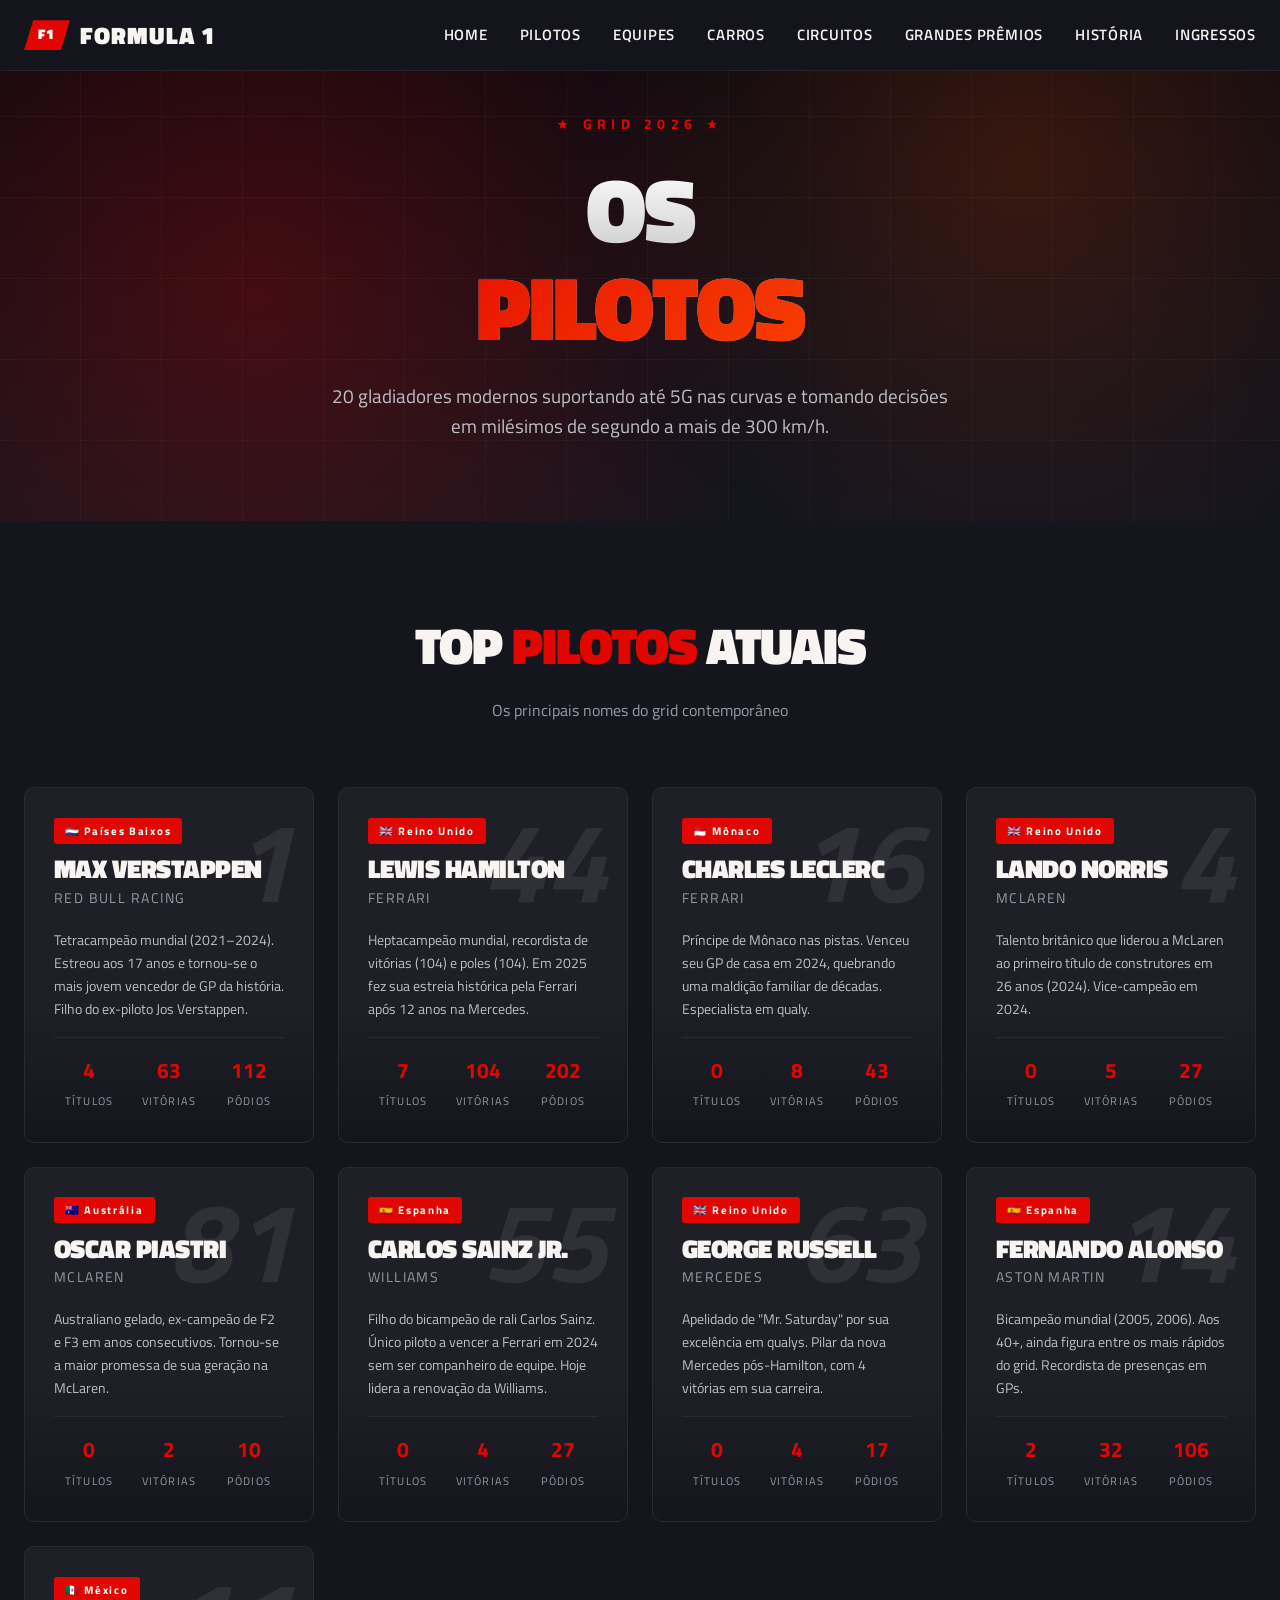
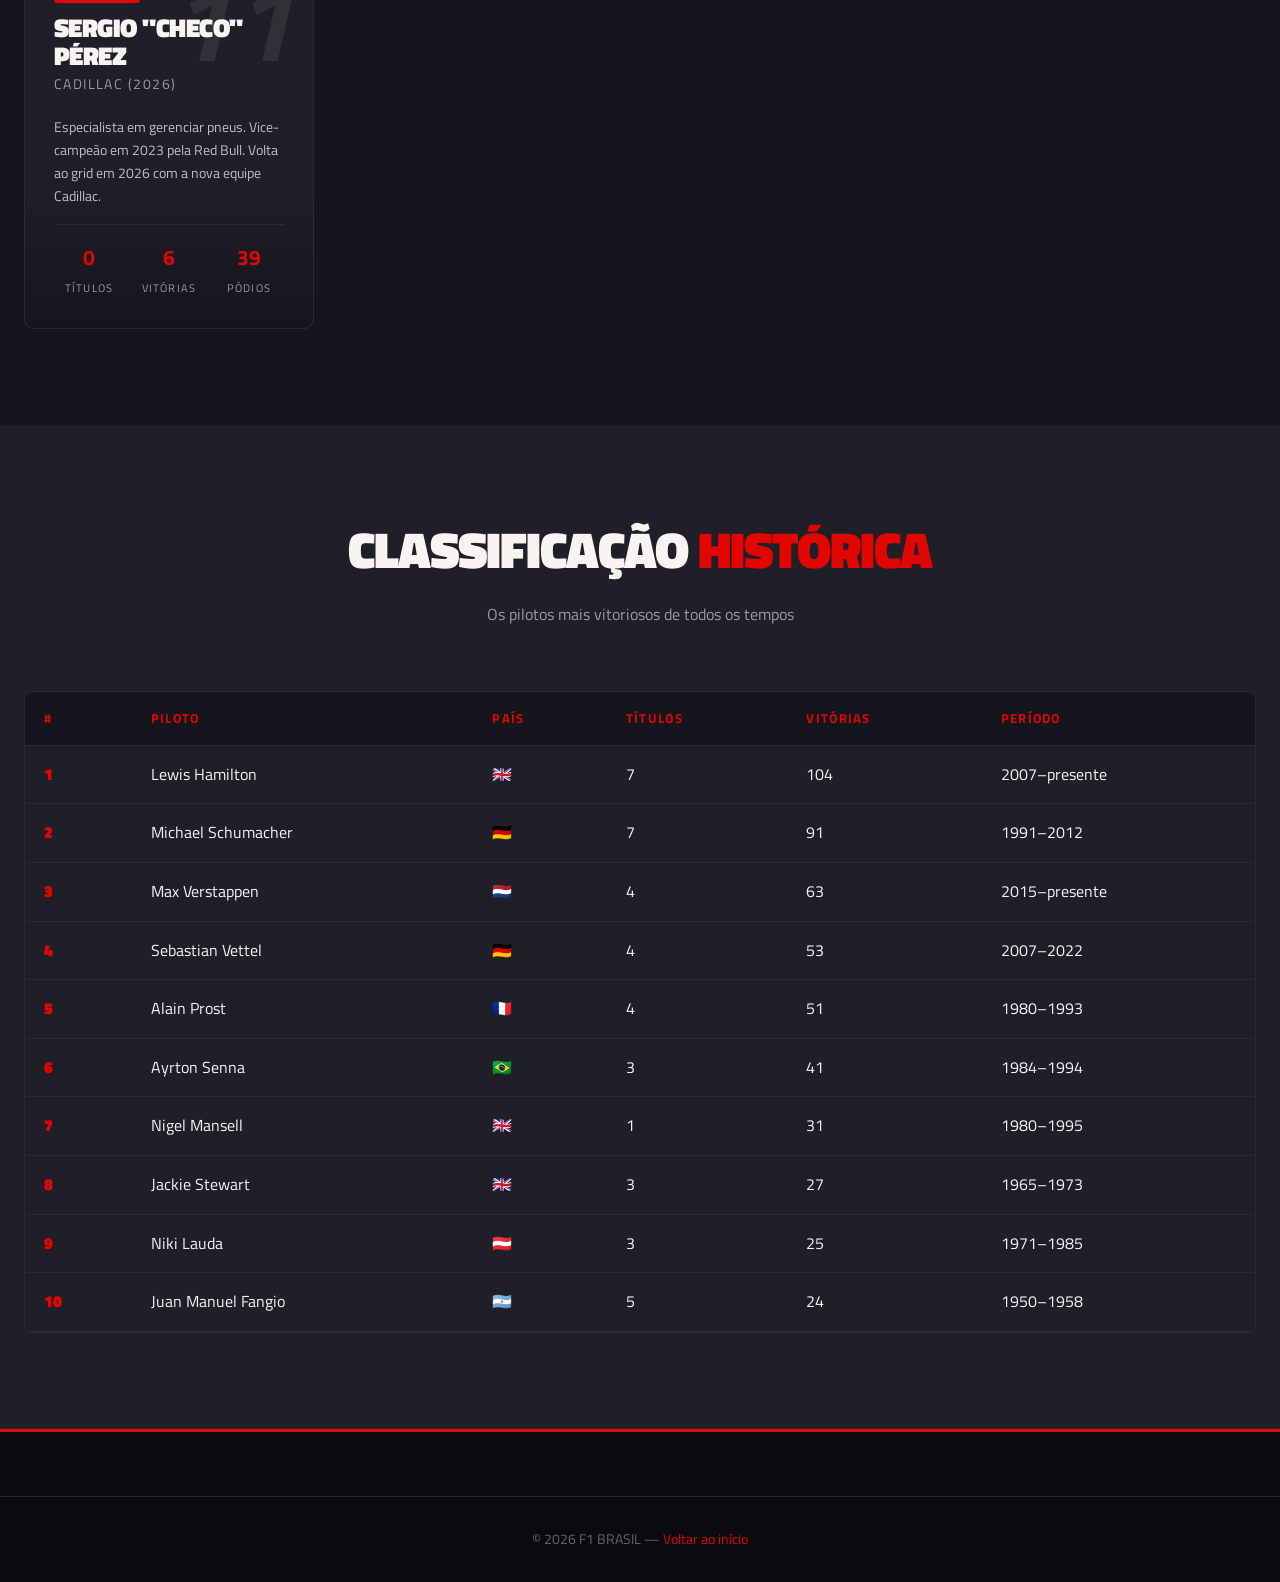
<file: Projeto Fórmula 1 (com php)/Projeto Fórmula 1 (com php)/pages/pilotos.html>
<!DOCTYPE html>
<html lang="pt-BR">
<head>
<meta charset="UTF-8">
<meta name="viewport" content="width=device-width,initial-scale=1">
<title>Pilotos — F1 BRASIL</title>
<meta name="description" content="Todos os 20 pilotos da Fórmula 1: biografia, números, vitórias e equipes.">
<link rel="stylesheet" href="../css/style.css">
<link href="https://fonts.googleapis.com/css2?family=Titillium+Web:wght@400;600;700;900&display=swap" rel="stylesheet">
</head>
<body>

<nav class="nav">
  <div class="nav-inner">
    <input type="checkbox" id="nav-toggle" class="nav-toggle" aria-label="Abrir menu">
    <a href="../index.html" class="logo"><span class="logo-mark">F1</span>FORMULA 1</a>
    <ul class="nav-links">
      <li><a href="../index.html">Home</a></li>
      <li><a href="pilotos.html">Pilotos</a></li>
      <li><a href="equipes.html">Equipes</a></li>
      <li><a href="carros.html">Carros</a></li>
      <li><a href="circuitos.html">Circuitos</a></li>
      <li><a href="premios.html">Grandes Prêmios</a></li>
      <li><a href="historia.html">História</a></li>
      <li><a href="../index.php">Ingressos</a></li>
    </ul>
    <label for="nav-toggle" class="nav-burger" aria-hidden="true"><span></span><span></span><span></span></label>
  </div>
</nav>

<header class="hero" style="min-height:50vh">
  <div class="hero-content">
    <span class="eyebrow">★ Grid 2026 ★</span>
    <h1>OS <span>PILOTOS</span></h1>
    <p class="hero-sub">20 gladiadores modernos suportando até 5G nas curvas e tomando decisões em milésimos de segundo a mais de 300 km/h.</p>
  </div>
</header>

<section>
  <div class="container">
    <div class="section-head"><h2>Top <span>Pilotos</span> Atuais</h2><p>Os principais nomes do grid contemporâneo</p></div>
    <div class="grid grid-3">

      <div class="driver-card">
        <div class="driver-num">1</div>
        <div class="driver-body">
          <span class="driver-flag">🇳🇱 Países Baixos</span>
          <h3>Max Verstappen</h3>
          <div class="driver-team">Red Bull Racing</div>
          <p style="font-size:.9rem;color:#bfbfc7">Tetracampeão mundial (2021–2024). Estreou aos 17 anos e tornou-se o mais jovem vencedor de GP da história. Filho do ex-piloto Jos Verstappen.</p>
          <div class="driver-stats">
            <div><strong>4</strong><span>Títulos</span></div>
            <div><strong>63</strong><span>Vitórias</span></div>
            <div><strong>112</strong><span>Pódios</span></div>
          </div>
        </div>
      </div>

      <div class="driver-card">
        <div class="driver-num">44</div>
        <div class="driver-body">
          <span class="driver-flag">🇬🇧 Reino Unido</span>
          <h3>Lewis Hamilton</h3>
          <div class="driver-team">Ferrari</div>
          <p style="font-size:.9rem;color:#bfbfc7">Heptacampeão mundial, recordista de vitórias (104) e poles (104). Em 2025 fez sua estreia histórica pela Ferrari após 12 anos na Mercedes.</p>
          <div class="driver-stats">
            <div><strong>7</strong><span>Títulos</span></div>
            <div><strong>104</strong><span>Vitórias</span></div>
            <div><strong>202</strong><span>Pódios</span></div>
          </div>
        </div>
      </div>

      <div class="driver-card">
        <div class="driver-num">16</div>
        <div class="driver-body">
          <span class="driver-flag">🇲🇨 Mônaco</span>
          <h3>Charles Leclerc</h3>
          <div class="driver-team">Ferrari</div>
          <p style="font-size:.9rem;color:#bfbfc7">Príncipe de Mônaco nas pistas. Venceu seu GP de casa em 2024, quebrando uma maldição familiar de décadas. Especialista em qualy.</p>
          <div class="driver-stats">
            <div><strong>0</strong><span>Títulos</span></div>
            <div><strong>8</strong><span>Vitórias</span></div>
            <div><strong>43</strong><span>Pódios</span></div>
          </div>
        </div>
      </div>

      <div class="driver-card">
        <div class="driver-num">4</div>
        <div class="driver-body">
          <span class="driver-flag">🇬🇧 Reino Unido</span>
          <h3>Lando Norris</h3>
          <div class="driver-team">McLaren</div>
          <p style="font-size:.9rem;color:#bfbfc7">Talento britânico que liderou a McLaren ao primeiro título de construtores em 26 anos (2024). Vice-campeão em 2024.</p>
          <div class="driver-stats">
            <div><strong>0</strong><span>Títulos</span></div>
            <div><strong>5</strong><span>Vitórias</span></div>
            <div><strong>27</strong><span>Pódios</span></div>
          </div>
        </div>
      </div>

      <div class="driver-card">
        <div class="driver-num">81</div>
        <div class="driver-body">
          <span class="driver-flag">🇦🇺 Austrália</span>
          <h3>Oscar Piastri</h3>
          <div class="driver-team">McLaren</div>
          <p style="font-size:.9rem;color:#bfbfc7">Australiano gelado, ex-campeão de F2 e F3 em anos consecutivos. Tornou-se a maior promessa de sua geração na McLaren.</p>
          <div class="driver-stats">
            <div><strong>0</strong><span>Títulos</span></div>
            <div><strong>2</strong><span>Vitórias</span></div>
            <div><strong>10</strong><span>Pódios</span></div>
          </div>
        </div>
      </div>

      <div class="driver-card">
        <div class="driver-num">55</div>
        <div class="driver-body">
          <span class="driver-flag">🇪🇸 Espanha</span>
          <h3>Carlos Sainz Jr.</h3>
          <div class="driver-team">Williams</div>
          <p style="font-size:.9rem;color:#bfbfc7">Filho do bicampeão de rali Carlos Sainz. Único piloto a vencer a Ferrari em 2024 sem ser companheiro de equipe. Hoje lidera a renovação da Williams.</p>
          <div class="driver-stats">
            <div><strong>0</strong><span>Títulos</span></div>
            <div><strong>4</strong><span>Vitórias</span></div>
            <div><strong>27</strong><span>Pódios</span></div>
          </div>
        </div>
      </div>

      <div class="driver-card">
        <div class="driver-num">63</div>
        <div class="driver-body">
          <span class="driver-flag">🇬🇧 Reino Unido</span>
          <h3>George Russell</h3>
          <div class="driver-team">Mercedes</div>
          <p style="font-size:.9rem;color:#bfbfc7">Apelidado de "Mr. Saturday" por sua excelência em qualys. Pilar da nova Mercedes pós-Hamilton, com 4 vitórias em sua carreira.</p>
          <div class="driver-stats">
            <div><strong>0</strong><span>Títulos</span></div>
            <div><strong>4</strong><span>Vitórias</span></div>
            <div><strong>17</strong><span>Pódios</span></div>
          </div>
        </div>
      </div>

      <div class="driver-card">
        <div class="driver-num">14</div>
        <div class="driver-body">
          <span class="driver-flag">🇪🇸 Espanha</span>
          <h3>Fernando Alonso</h3>
          <div class="driver-team">Aston Martin</div>
          <p style="font-size:.9rem;color:#bfbfc7">Bicampeão mundial (2005, 2006). Aos 40+, ainda figura entre os mais rápidos do grid. Recordista de presenças em GPs.</p>
          <div class="driver-stats">
            <div><strong>2</strong><span>Títulos</span></div>
            <div><strong>32</strong><span>Vitórias</span></div>
            <div><strong>106</strong><span>Pódios</span></div>
          </div>
        </div>
      </div>

      <div class="driver-card">
        <div class="driver-num">11</div>
        <div class="driver-body">
          <span class="driver-flag">🇲🇽 México</span>
          <h3>Sergio "Checo" Pérez</h3>
          <div class="driver-team">Cadillac (2026)</div>
          <p style="font-size:.9rem;color:#bfbfc7">Especialista em gerenciar pneus. Vice-campeão em 2023 pela Red Bull. Volta ao grid em 2026 com a nova equipe Cadillac.</p>
          <div class="driver-stats">
            <div><strong>0</strong><span>Títulos</span></div>
            <div><strong>6</strong><span>Vitórias</span></div>
            <div><strong>39</strong><span>Pódios</span></div>
          </div>
        </div>
      </div>

    </div>
  </div>
</section>

<section style="background:var(--carbon)">
  <div class="container">
    <div class="section-head"><h2>Classificação <span>Histórica</span></h2><p>Os pilotos mais vitoriosos de todos os tempos</p></div>
    <div class="table-wrap">
      <table>
        <thead><tr><th>#</th><th>Piloto</th><th>País</th><th>Títulos</th><th>Vitórias</th><th>Período</th></tr></thead>
        <tbody>
          <tr><td class="pos">1</td><td>Lewis Hamilton</td><td>🇬🇧</td><td>7</td><td>104</td><td>2007–presente</td></tr>
          <tr><td class="pos">2</td><td>Michael Schumacher</td><td>🇩🇪</td><td>7</td><td>91</td><td>1991–2012</td></tr>
          <tr><td class="pos">3</td><td>Max Verstappen</td><td>🇳🇱</td><td>4</td><td>63</td><td>2015–presente</td></tr>
          <tr><td class="pos">4</td><td>Sebastian Vettel</td><td>🇩🇪</td><td>4</td><td>53</td><td>2007–2022</td></tr>
          <tr><td class="pos">5</td><td>Alain Prost</td><td>🇫🇷</td><td>4</td><td>51</td><td>1980–1993</td></tr>
          <tr><td class="pos">6</td><td>Ayrton Senna</td><td>🇧🇷</td><td>3</td><td>41</td><td>1984–1994</td></tr>
          <tr><td class="pos">7</td><td>Nigel Mansell</td><td>🇬🇧</td><td>1</td><td>31</td><td>1980–1995</td></tr>
          <tr><td class="pos">8</td><td>Jackie Stewart</td><td>🇬🇧</td><td>3</td><td>27</td><td>1965–1973</td></tr>
          <tr><td class="pos">9</td><td>Niki Lauda</td><td>🇦🇹</td><td>3</td><td>25</td><td>1971–1985</td></tr>
          <tr><td class="pos">10</td><td>Juan Manuel Fangio</td><td>🇦🇷</td><td>5</td><td>24</td><td>1950–1958</td></tr>
        </tbody>
      </table>
    </div>
  </div>
</section>

<footer>
  <div class="container footer-bot">© 2026 F1 BRASIL — <a href="../index.html" style="color:var(--red)">Voltar ao início</a></div>
</footer>

</body>
</html>
</file>
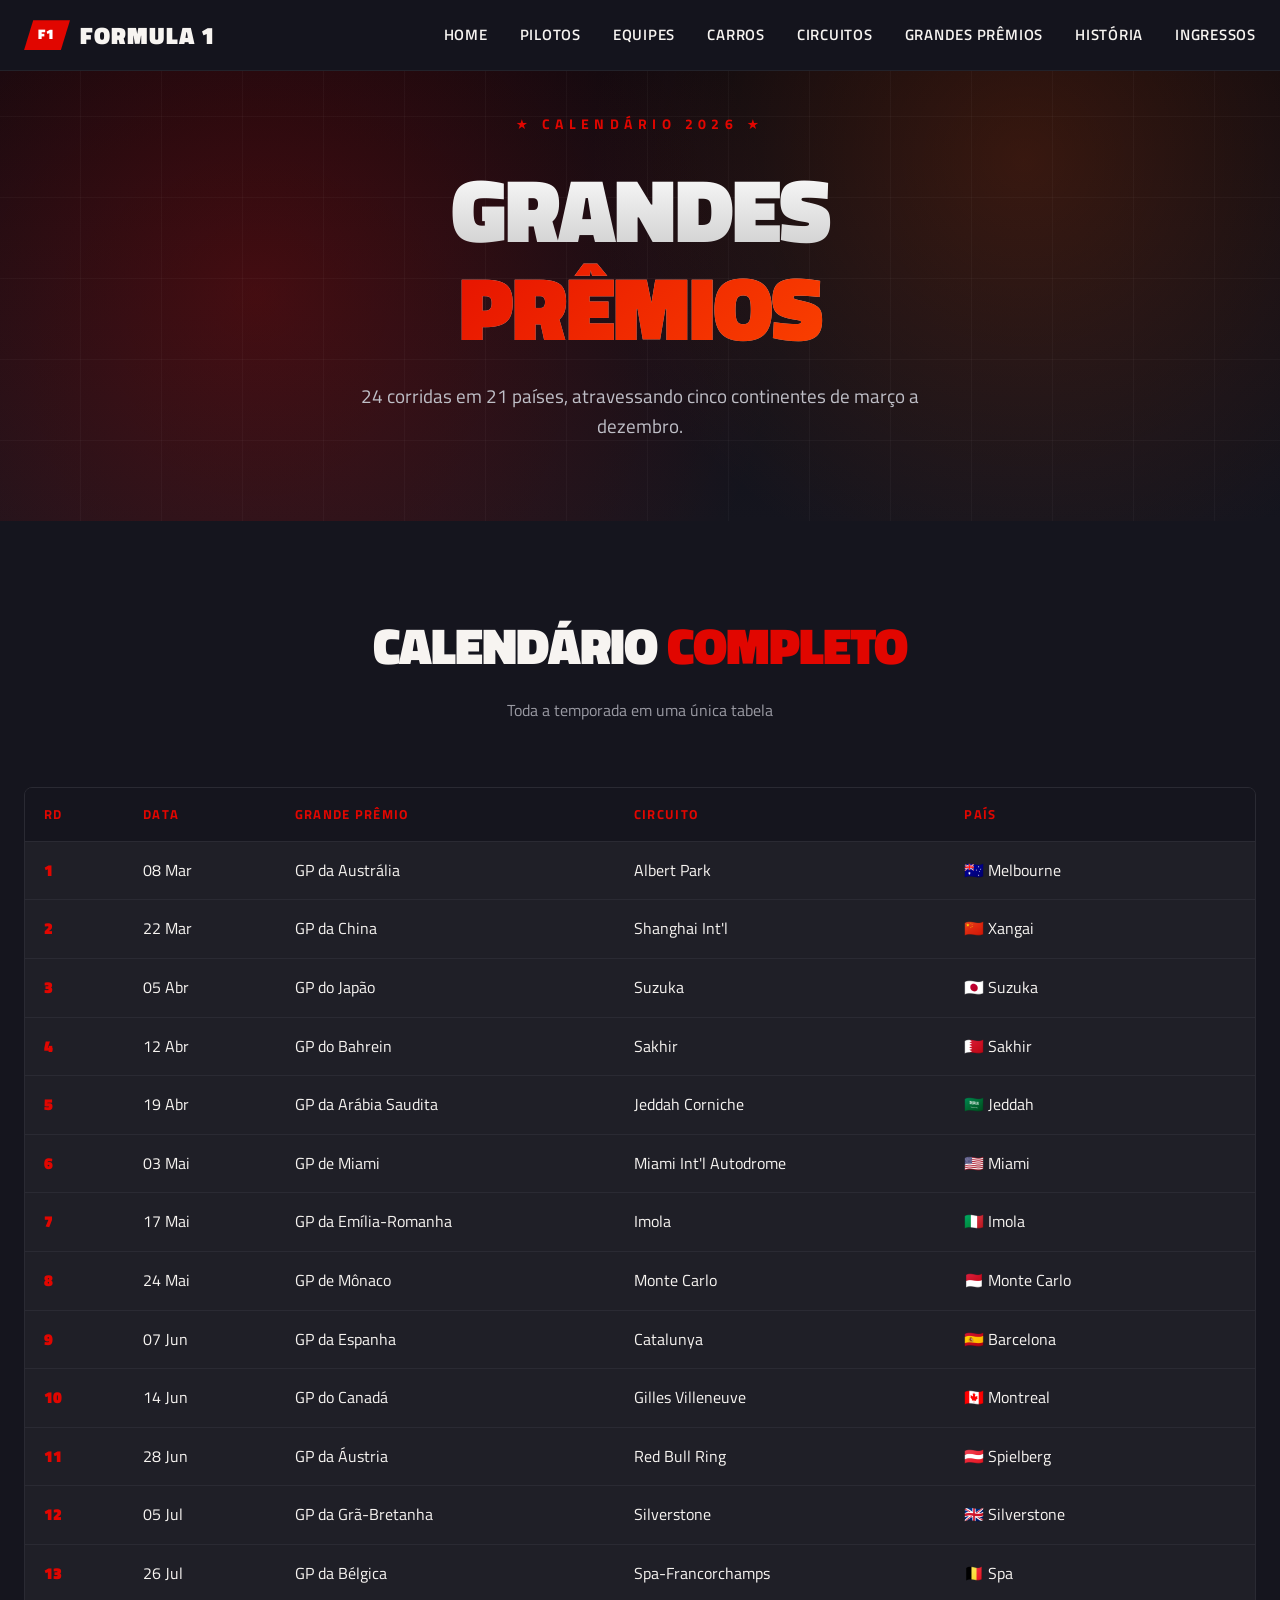
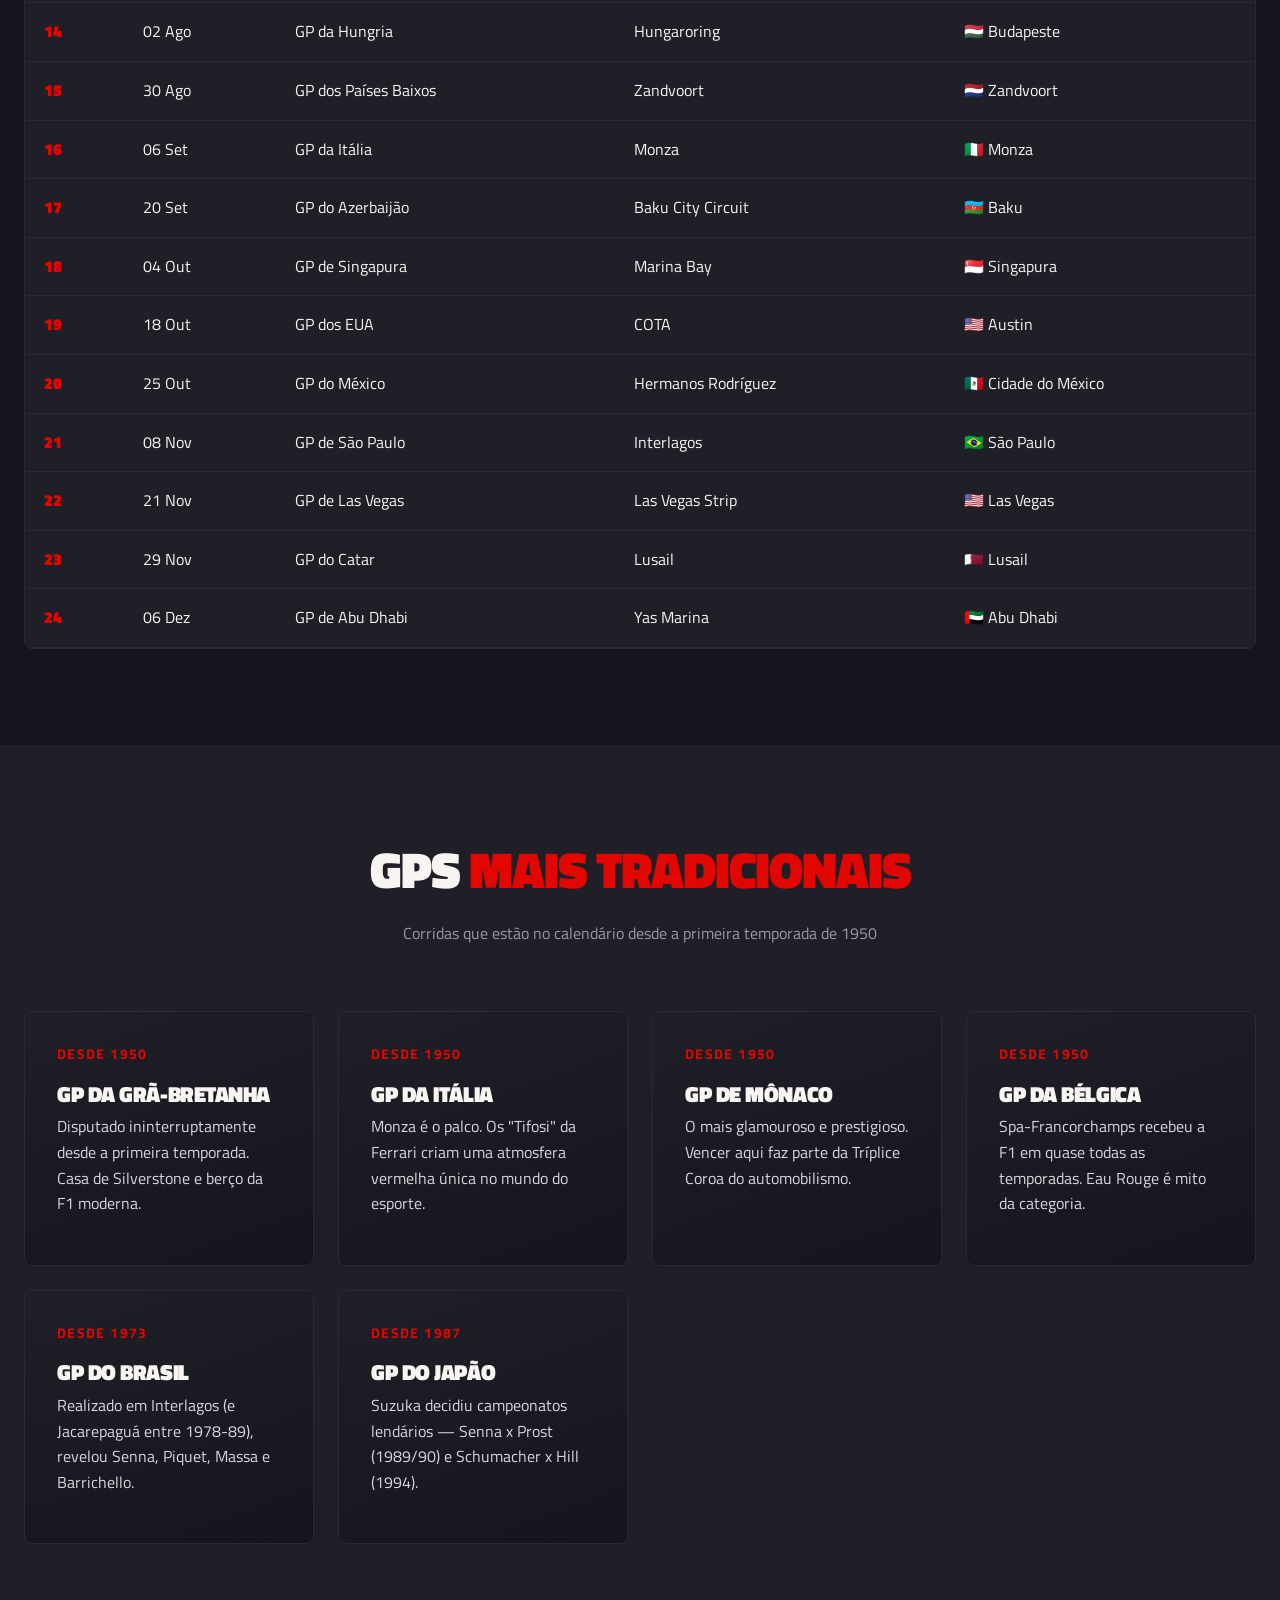
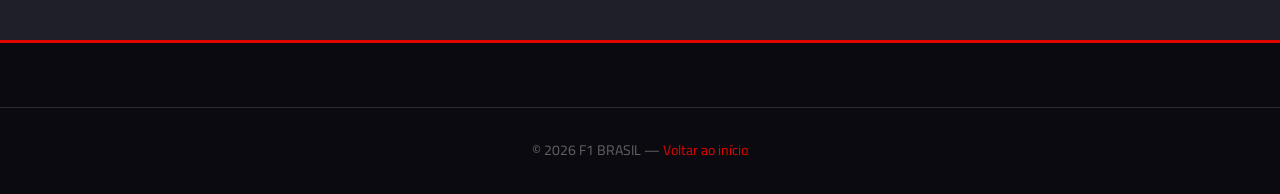
<file: Projeto Fórmula 1 (com php)/Projeto Fórmula 1 (com php)/pages/premios.html>
<!DOCTYPE html>
<html lang="pt-BR">
<head>
<meta charset="UTF-8">
<meta name="viewport" content="width=device-width,initial-scale=1">
<title>Grandes Prêmios — F1 BRASIL</title>
<meta name="description" content="Calendário completo da temporada de Fórmula 1: 24 Grandes Prêmios pelos cinco continentes.">
<link rel="stylesheet" href="../css/style.css">
<link href="https://fonts.googleapis.com/css2?family=Titillium+Web:wght@400;600;700;900&display=swap" rel="stylesheet">
</head>
<body>

<nav class="nav">
  <div class="nav-inner">
    <input type="checkbox" id="nav-toggle" class="nav-toggle" aria-label="Abrir menu">
    <a href="../index.html" class="logo"><span class="logo-mark">F1</span>FORMULA 1</a>
    <ul class="nav-links">
      <li><a href="../index.html">Home</a></li>
      <li><a href="pilotos.html">Pilotos</a></li>
      <li><a href="equipes.html">Equipes</a></li>
      <li><a href="carros.html">Carros</a></li>
      <li><a href="circuitos.html">Circuitos</a></li>
      <li><a href="premios.html">Grandes Prêmios</a></li>
      <li><a href="historia.html">História</a></li>
      <li><a href="../index.php">Ingressos</a></li>
    </ul>
    <label for="nav-toggle" class="nav-burger" aria-hidden="true"><span></span><span></span><span></span></label>
  </div>
</nav>

<header class="hero" style="min-height:50vh">
  <div class="hero-content">
    <span class="eyebrow">★ Calendário 2026 ★</span>
    <h1>GRANDES <span>PRÊMIOS</span></h1>
    <p class="hero-sub">24 corridas em 21 países, atravessando cinco continentes de março a dezembro.</p>
  </div>
</header>

<section>
  <div class="container">
    <div class="section-head"><h2>Calendário <span>Completo</span></h2><p>Toda a temporada em uma única tabela</p></div>
    <div class="table-wrap">
      <table>
        <thead><tr><th>Rd</th><th>Data</th><th>Grande Prêmio</th><th>Circuito</th><th>País</th></tr></thead>
        <tbody>
          <tr><td class="pos">1</td><td>08 Mar</td><td>GP da Austrália</td><td>Albert Park</td><td>🇦🇺 Melbourne</td></tr>
          <tr><td class="pos">2</td><td>22 Mar</td><td>GP da China</td><td>Shanghai Int'l</td><td>🇨🇳 Xangai</td></tr>
          <tr><td class="pos">3</td><td>05 Abr</td><td>GP do Japão</td><td>Suzuka</td><td>🇯🇵 Suzuka</td></tr>
          <tr><td class="pos">4</td><td>12 Abr</td><td>GP do Bahrein</td><td>Sakhir</td><td>🇧🇭 Sakhir</td></tr>
          <tr><td class="pos">5</td><td>19 Abr</td><td>GP da Arábia Saudita</td><td>Jeddah Corniche</td><td>🇸🇦 Jeddah</td></tr>
          <tr><td class="pos">6</td><td>03 Mai</td><td>GP de Miami</td><td>Miami Int'l Autodrome</td><td>🇺🇸 Miami</td></tr>
          <tr><td class="pos">7</td><td>17 Mai</td><td>GP da Emília-Romanha</td><td>Imola</td><td>🇮🇹 Imola</td></tr>
          <tr><td class="pos">8</td><td>24 Mai</td><td>GP de Mônaco</td><td>Monte Carlo</td><td>🇲🇨 Monte Carlo</td></tr>
          <tr><td class="pos">9</td><td>07 Jun</td><td>GP da Espanha</td><td>Catalunya</td><td>🇪🇸 Barcelona</td></tr>
          <tr><td class="pos">10</td><td>14 Jun</td><td>GP do Canadá</td><td>Gilles Villeneuve</td><td>🇨🇦 Montreal</td></tr>
          <tr><td class="pos">11</td><td>28 Jun</td><td>GP da Áustria</td><td>Red Bull Ring</td><td>🇦🇹 Spielberg</td></tr>
          <tr><td class="pos">12</td><td>05 Jul</td><td>GP da Grã-Bretanha</td><td>Silverstone</td><td>🇬🇧 Silverstone</td></tr>
          <tr><td class="pos">13</td><td>26 Jul</td><td>GP da Bélgica</td><td>Spa-Francorchamps</td><td>🇧🇪 Spa</td></tr>
          <tr><td class="pos">14</td><td>02 Ago</td><td>GP da Hungria</td><td>Hungaroring</td><td>🇭🇺 Budapeste</td></tr>
          <tr><td class="pos">15</td><td>30 Ago</td><td>GP dos Países Baixos</td><td>Zandvoort</td><td>🇳🇱 Zandvoort</td></tr>
          <tr><td class="pos">16</td><td>06 Set</td><td>GP da Itália</td><td>Monza</td><td>🇮🇹 Monza</td></tr>
          <tr><td class="pos">17</td><td>20 Set</td><td>GP do Azerbaijão</td><td>Baku City Circuit</td><td>🇦🇿 Baku</td></tr>
          <tr><td class="pos">18</td><td>04 Out</td><td>GP de Singapura</td><td>Marina Bay</td><td>🇸🇬 Singapura</td></tr>
          <tr><td class="pos">19</td><td>18 Out</td><td>GP dos EUA</td><td>COTA</td><td>🇺🇸 Austin</td></tr>
          <tr><td class="pos">20</td><td>25 Out</td><td>GP do México</td><td>Hermanos Rodríguez</td><td>🇲🇽 Cidade do México</td></tr>
          <tr><td class="pos">21</td><td>08 Nov</td><td>GP de São Paulo</td><td>Interlagos</td><td>🇧🇷 São Paulo</td></tr>
          <tr><td class="pos">22</td><td>21 Nov</td><td>GP de Las Vegas</td><td>Las Vegas Strip</td><td>🇺🇸 Las Vegas</td></tr>
          <tr><td class="pos">23</td><td>29 Nov</td><td>GP do Catar</td><td>Lusail</td><td>🇶🇦 Lusail</td></tr>
          <tr><td class="pos">24</td><td>06 Dez</td><td>GP de Abu Dhabi</td><td>Yas Marina</td><td>🇦🇪 Abu Dhabi</td></tr>
        </tbody>
      </table>
    </div>
  </div>
</section>

<section style="background:var(--carbon)">
  <div class="container">
    <div class="section-head"><h2>GPs <span>Mais Tradicionais</span></h2><p>Corridas que estão no calendário desde a primeira temporada de 1950</p></div>
    <div class="grid grid-3">
      <div class="card"><div class="meta">Desde 1950</div><h3>GP da Grã-Bretanha</h3><p>Disputado ininterruptamente desde a primeira temporada. Casa de Silverstone e berço da F1 moderna.</p></div>
      <div class="card"><div class="meta">Desde 1950</div><h3>GP da Itália</h3><p>Monza é o palco. Os "Tifosi" da Ferrari criam uma atmosfera vermelha única no mundo do esporte.</p></div>
      <div class="card"><div class="meta">Desde 1950</div><h3>GP de Mônaco</h3><p>O mais glamouroso e prestigioso. Vencer aqui faz parte da Tríplice Coroa do automobilismo.</p></div>
      <div class="card"><div class="meta">Desde 1950</div><h3>GP da Bélgica</h3><p>Spa-Francorchamps recebeu a F1 em quase todas as temporadas. Eau Rouge é mito da categoria.</p></div>
      <div class="card"><div class="meta">Desde 1973</div><h3>GP do Brasil</h3><p>Realizado em Interlagos (e Jacarepaguá entre 1978-89), revelou Senna, Piquet, Massa e Barrichello.</p></div>
      <div class="card"><div class="meta">Desde 1987</div><h3>GP do Japão</h3><p>Suzuka decidiu campeonatos lendários — Senna x Prost (1989/90) e Schumacher x Hill (1994).</p></div>
    </div>
  </div>
</section>

<footer><div class="container footer-bot">© 2026 F1 BRASIL — <a href="../index.html" style="color:var(--red)">Voltar ao início</a></div></footer>

</body>
</html>
</file>
<file: css/style.css>
/* ============ RESET & BASE ============ */
/* Este bloco remove margens e paddings padrão do navegador e define a base visual geral do site. */
*,*::before,*::after{box-sizing:border-box;margin:0;padding:0}
html{scroll-behavior:smooth}
:root{

  --red:#e10600;
  --red-dark:#b30500;
  --black:#15151e;
  --carbon:#1f1f27;
  --grey:#38383f;
  --light:#f7f4f1;
  --white:#ffffff;
  --gold:#ffd700;
  --silver:#c0c0c0;
  --bronze:#cd7f32;
  --grad:linear-gradient(135deg,#e10600 0%,#ff4d00 100%);
  --grad-dark:linear-gradient(135deg,#15151e 0%,#38383f 100%);
  --shadow:0 10px 40px rgba(225,6,0,.25);
  --font-display:"Titillium Web","Segoe UI",system-ui,sans-serif;
}
body{
  font-family:var(--font-display);
  background:var(--black);
  color:var(--light);
  line-height:1.6;
  overflow-x:hidden;
}
img{max-width:100%;display:block}
a{color:inherit;text-decoration:none;transition:color .25s}
a:hover{color:var(--red)}
h1,h2,h3,h4{font-weight:900;letter-spacing:-.02em;line-height:1.1;text-transform:uppercase}
h1{font-size:clamp(2.5rem,7vw,6rem)}
h2{font-size:clamp(1.8rem,4vw,3.2rem);margin-bottom:1.5rem}
h3{font-size:1.4rem}
p{margin-bottom:1rem;color:#d6d6dc}
.container{max-width:1280px;margin:0 auto;padding:0 1.5rem}
section{padding:6rem 0;position:relative}

/* ============ NAV ============ */
/* Nesta parte do CSS são definidos a barra de navegação, o logo e os links do menu principal. */
.nav{
  position:sticky;top:0;z-index:100;
  background:rgba(21,21,30,.92);
  backdrop-filter:blur(14px);
  border-bottom:1px solid rgba(255,255,255,.06);
}
.nav-inner{
  display:flex;align-items:center;justify-content:space-between;
  padding:1rem 1.5rem;max-width:1400px;margin:0 auto;position:relative;
}
.logo{display:flex;align-items:center;gap:.6rem;font-size:1.5rem;font-weight:900;letter-spacing:.05em}
.logo-mark{
  width:46px;height:30px;background:var(--red);
  clip-path:polygon(20% 0,100% 0,80% 100%,0 100%);
  display:grid;place-items:center;color:#fff;font-size:.85rem;font-weight:900;
}
.nav-toggle{display:none}
.nav-burger{display:none;flex-direction:column;justify-content:center;gap:5px;width:42px;height:42px;padding:9px;cursor:pointer;border:1px solid #2a2a33;border-radius:8px}
.nav-burger span{display:block;height:2px;background:#fff;border-radius:2px;transition:transform .3s,opacity .3s}
.nav-toggle:checked ~ .nav-burger span:nth-child(1){transform:translateY(7px) rotate(45deg)}
.nav-toggle:checked ~ .nav-burger span:nth-child(2){opacity:0}
.nav-toggle:checked ~ .nav-burger span:nth-child(3){transform:translateY(-7px) rotate(-45deg)}
.nav-links{display:flex;gap:2rem;list-style:none;font-weight:600;font-size:.95rem;text-transform:uppercase;letter-spacing:.05em}
.nav-links a{position:relative;padding-bottom:.3rem}
.nav-links a::after{content:"";position:absolute;left:0;bottom:0;width:0;height:2px;background:var(--red);transition:width .3s}
.nav-links a:hover::after{width:100%}
.nav-cta{display:flex;align-items:center}
.nav-cta a{
  padding:0;background:transparent;color:inherit;border:none;box-shadow:none;border-radius:0;
}
.nav-cta a::after{content:"";position:absolute;left:0;bottom:0;width:0;height:2px;background:var(--red);transition:width .3s}
.nav-cta a:hover::after{width:100%}
.nav-cta a:hover{color:var(--red);transform:none}

/* ============ HERO ============ */
/* O hero é a seção inicial com mensagem principal, background e botões de ação. */
.hero{
  min-height:92vh;
  display:grid;place-items:center;
  background:
    radial-gradient(circle at 20% 50%, rgba(225,6,0,.25), transparent 50%),
    radial-gradient(circle at 80% 20%, rgba(255,77,0,.18), transparent 40%),
    linear-gradient(180deg,#0a0a10 0%, #15151e 100%);
  position:relative;overflow:hidden;text-align:center;
}
.hero::before{
  content:"";position:absolute;inset:0;
  background-image:
    repeating-linear-gradient(90deg,transparent 0 80px,rgba(255,255,255,.03) 80px 81px),
    repeating-linear-gradient(0deg,transparent 0 80px,rgba(255,255,255,.03) 80px 81px);
  pointer-events:none;
}
.hero-content{position:relative;z-index:2;padding:2rem}
.eyebrow{
  display:inline-block;color:var(--red);
  font-weight:700;letter-spacing:.4em;font-size:.85rem;
  margin-bottom:1.5rem;text-transform:uppercase;
}
.hero h1{
  background:linear-gradient(180deg,#fff 0%,#999 100%);
  -webkit-background-clip:text;background-clip:text;color:transparent;
  margin-bottom:1.5rem;
}
.hero h1 span{
  display:block;background:var(--grad);
  -webkit-background-clip:text;background-clip:text;color:transparent;
}
.hero-sub{font-size:1.2rem;max-width:640px;margin:0 auto 2.5rem;color:#bfbfc7}
.btn-group{display:flex;gap:1rem;justify-content:center;flex-wrap:wrap}
.btn{
  display:inline-flex;align-items:center;gap:.6rem;
  padding:1rem 2rem;font-weight:700;letter-spacing:.08em;
  text-transform:uppercase;font-size:.9rem;
  border-radius:4px;border:none;cursor:pointer;transition:all .25s;
}
.btn-primary{background:var(--grad);color:#fff;box-shadow:var(--shadow)}
.btn-primary:hover{transform:translateY(-3px);color:#fff;box-shadow:0 14px 50px rgba(225,6,0,.4)}
.btn-ghost{background:transparent;color:#fff;border:2px solid rgba(255,255,255,.2)}
.btn-ghost:hover{border-color:var(--red);color:#fff;background:rgba(225,6,0,.1)}

.btn-callout{
  margin: 0 auto;
  padding: 1rem 2.2rem;
  border-radius: 999px;
  border: 1px solid rgba(255,255,255,.14);
  letter-spacing: .14em;
  font-size: .8rem;
  position: relative;
  overflow: hidden;
  box-shadow: 0 18px 40px rgba(225,6,0,.35);
}

.btn-callout::before{
  content: "";
  position: absolute;
  inset: 0;
  background: linear-gradient(120deg, transparent 0%, rgba(255,255,255,.28) 50%, transparent 100%);
  transform: translateX(-140%);
  transition: transform .6s ease;
}

.btn-callout:hover::before{
  transform: translateX(140%);
}

/* speed lines decoration */
.speed-lines{position:absolute;top:0;left:0;right:0;bottom:0;pointer-events:none;opacity:.4}
.speed-lines span{
  position:absolute;height:2px;background:linear-gradient(90deg,transparent,var(--red),transparent);
  width:300px;animation:speed 4s linear infinite;
}
.speed-lines span:nth-child(1){top:25%;left:-20%;animation-delay:0s}
.speed-lines span:nth-child(2){top:55%;left:-20%;animation-delay:1s;width:400px}
.speed-lines span:nth-child(3){top:75%;left:-20%;animation-delay:2.5s}
.speed-lines span:nth-child(4){top:40%;left:-20%;animation-delay:.5s;width:250px}
@keyframes speed{from{transform:translateX(0)}to{transform:translateX(140vw)}}

/* ============ STATS STRIP ============ */
/* Bloco que mostra estatísticas da Fórmula 1 em formato de números visuais. */
.stats{background:var(--carbon);padding:3rem 0;border-top:1px solid #2a2a33;border-bottom:1px solid #2a2a33}
.stats-grid{display:grid;grid-template-columns:repeat(auto-fit,minmax(180px,1fr));gap:2rem;text-align:center}
.stat-num{font-size:3rem;font-weight:900;background:var(--grad);-webkit-background-clip:text;background-clip:text;color:transparent}
.stat-label{text-transform:uppercase;letter-spacing:.15em;font-size:.8rem;color:#9a9aa3;margin-top:.4rem}

/* ============ SECTION HEADER ============ */
/* Define o estilo dos títulos e textos de introdução das seções do site. */
.section-head{text-align:center;margin-bottom:4rem}
.section-head h2 span{color:var(--red)}
.section-head p{max-width:640px;margin:0 auto;color:#9a9aa3}

/* ============ CARDS GRID ============ */
/* Organiza os cards e blocos informativos em colunas responsivas. */
.grid{display:grid;gap:1.5rem}
.grid-3{grid-template-columns:repeat(auto-fit,minmax(280px,1fr))}
.grid-4{grid-template-columns:repeat(auto-fit,minmax(240px,1fr))}

.card{
  background:linear-gradient(160deg,#1f1f27 0%,#15151e 100%);
  border:1px solid #2a2a33;border-radius:8px;
  padding:2rem;position:relative;overflow:hidden;
  transition:transform .3s, border-color .3s, box-shadow .3s;
}
.card::before{
  content:"";position:absolute;top:0;left:0;width:4px;height:100%;
  background:var(--grad);transform:scaleY(0);transform-origin:top;transition:transform .35s;
}
.card:hover{transform:translateY(-6px);border-color:var(--red);box-shadow:0 20px 50px rgba(0,0,0,.5)}
.card:hover::before{transform:scaleY(1)}
.card h3{margin-bottom:.5rem}
.card .meta{color:var(--red);font-weight:700;font-size:.85rem;text-transform:uppercase;letter-spacing:.1em;margin-bottom:1rem}

/* ============ DRIVER CARDS ============ */
/* Define o estilo dos cards dos pilotos com número, nome e informações. */
.driver-card{
  background:linear-gradient(180deg,#1f1f27 60%, #15151e 100%);
  border-radius:10px;overflow:hidden;border:1px solid #2a2a33;
  position:relative;transition:transform .3s,box-shadow .3s;
}
.driver-card:hover{transform:translateY(-8px);box-shadow:0 25px 60px rgba(0,0,0,.6)}
.driver-num{
  font-size:7rem;font-weight:900;line-height:1;
  position:absolute;top:1rem;right:1.2rem;
  color:rgba(255,255,255,.08);font-style:italic;
}
.driver-flag{
  display:inline-block;padding:.25rem .7rem;background:var(--red);color:#fff;
  border-radius:3px;font-size:.7rem;font-weight:700;letter-spacing:.15em;margin-bottom:.7rem;
}
.driver-body{padding:1.8rem;position:relative;z-index:2}
.driver-body h3{font-size:1.6rem;margin-bottom:.2rem}
.driver-team{color:#9a9aa3;font-size:.9rem;margin-bottom:1.2rem;text-transform:uppercase;letter-spacing:.1em}
.driver-stats{display:grid;grid-template-columns:repeat(3,1fr);gap:.6rem;border-top:1px solid #2a2a33;padding-top:1rem;margin-top:1rem}
.driver-stats div{text-align:center}
.driver-stats strong{display:block;color:var(--red);font-size:1.3rem}
.driver-stats span{font-size:.7rem;color:#9a9aa3;text-transform:uppercase;letter-spacing:.1em}

/* ============ TEAM CARDS ============ */
/* Estilo dos cards de equipes e marcas utilizadas no site. */
.team-card{
  display:flex;align-items:center;gap:1.5rem;
  background:#1f1f27;padding:1.5rem;border-radius:8px;border-left:6px solid var(--accent,var(--red));
  transition:transform .25s;
}
.team-card:hover{transform:translateX(6px)}
.team-color{
  width:70px;height:70px;border-radius:8px;
  background:var(--accent,var(--red));flex-shrink:0;
  display:grid;place-items:center;font-weight:900;color:#fff;font-size:1.2rem;
}
.team-info h3{font-size:1.15rem;margin-bottom:.2rem}
.team-info p{margin:0;font-size:.85rem;color:#9a9aa3}

/* ============ CIRCUIT / TRACK CARDS ============ */
/* Formatação dos cards de circuitos e informações das pistas. */
.track-card{
  background:linear-gradient(135deg,#1f1f27,#15151e);
  border-radius:8px;padding:2rem;border:1px solid #2a2a33;
  position:relative;overflow:hidden;
}
.track-card .flag{font-size:2.5rem;margin-bottom:1rem}
.track-card h3{margin-bottom:.3rem}
.track-card .location{color:var(--red);font-weight:700;font-size:.85rem;text-transform:uppercase;letter-spacing:.1em;margin-bottom:1rem}
.track-card .specs{display:grid;grid-template-columns:1fr 1fr;gap:.7rem;border-top:1px solid #2a2a33;padding-top:1rem;margin-top:1rem;font-size:.85rem}
.track-card .specs div span{color:#9a9aa3;display:block;font-size:.7rem;text-transform:uppercase;letter-spacing:.1em}
.track-card .specs div strong{color:#fff;font-size:1rem}

/* svg track illustration */
.track-svg{width:100%;height:120px;margin-bottom:1rem}
.track-svg path{fill:none;stroke:var(--red);stroke-width:3;stroke-linecap:round;stroke-linejoin:round}

/* ============ PODIUM ============ */
.podium{display:flex;justify-content:center;align-items:flex-end;gap:1rem;margin:3rem auto;max-width:600px}
.step{
  flex:1;text-align:center;padding:1.5rem 1rem;
  border-radius:8px 8px 0 0;color:#15151e;font-weight:900;
}
.step.gold{background:linear-gradient(180deg,#ffd700,#b8860b);height:200px}
.step.silver{background:linear-gradient(180deg,#e6e6e6,#a0a0a0);height:160px}
.step.bronze{background:linear-gradient(180deg,#cd7f32,#7a4a1c);height:130px}
.step .pos{font-size:2.5rem;display:block}
.step .name{font-size:.95rem;margin-top:.5rem;text-transform:uppercase;letter-spacing:.05em}

/* ============ CAR ANATOMY ============ */
.anatomy{
  background:linear-gradient(135deg,#0a0a10,#1f1f27);
  padding:3rem;border-radius:12px;border:1px solid #2a2a33;
}
.anatomy-grid{display:grid;grid-template-columns:repeat(auto-fit,minmax(220px,1fr));gap:1.5rem;margin-top:2rem}
.anatomy-item{padding:1.2rem;background:#15151e;border-radius:6px;border-top:3px solid var(--red)}
.anatomy-item h4{color:var(--red);text-transform:uppercase;letter-spacing:.1em;font-size:.85rem;margin-bottom:.5rem}
.anatomy-item p{font-size:.9rem;margin:0;color:#c5c5cc}

/* ============ TIMELINE ============ */
.timeline{position:relative;padding-left:2rem;border-left:3px solid var(--red);margin:2rem 0}
.timeline-item{position:relative;padding-bottom:2rem;padding-left:1.5rem}
.timeline-item::before{
  content:"";position:absolute;left:-2.6rem;top:.4rem;
  width:18px;height:18px;border-radius:50%;background:var(--red);
  box-shadow:0 0 0 4px var(--black),0 0 0 6px var(--red);
}
.timeline-item .year{color:var(--red);font-weight:900;font-size:1.3rem}
.timeline-item h4{margin:.3rem 0;font-size:1.1rem;text-transform:uppercase}
.timeline-item p{font-size:.95rem;color:#bfbfc7}

/* ============ TABLE ============ */
.table-wrap{overflow-x:auto;border-radius:8px;border:1px solid #2a2a33}
table{width:100%;border-collapse:collapse;background:#1f1f27;min-width:600px}
th,td{padding:1rem 1.2rem;text-align:left;border-bottom:1px solid #2a2a33}
th{background:#15151e;text-transform:uppercase;letter-spacing:.1em;font-size:.8rem;color:var(--red)}
tr:hover td{background:rgba(225,6,0,.05)}
td.pos{font-weight:900;color:var(--red)}

/* ============ FLAG STRIP ============ */
.checkered{
  height:30px;
  background-image:
    linear-gradient(45deg,#fff 25%,transparent 25%),
    linear-gradient(-45deg,#fff 25%,transparent 25%),
    linear-gradient(45deg,transparent 75%,#fff 75%),
    linear-gradient(-45deg,transparent 75%,#fff 75%);
  background-size:20px 20px;
  background-position:0 0,0 10px,10px -10px,10px 0;
  background-color:#15151e;
}

/* ============ CTA BLOCK ============ */
.cta{
  background:linear-gradient(135deg,var(--red) 0%,#7a0300 100%);
  padding:5rem 2rem;border-radius:12px;text-align:center;
  position:relative;overflow:hidden;
}
.cta::before{
  content:"";position:absolute;inset:0;
  background-image:repeating-linear-gradient(45deg,transparent 0 30px,rgba(0,0,0,.07) 30px 31px);
}
.cta > *{position:relative;z-index:2}
.cta h2{color:#fff;margin-bottom:1rem}
.cta p{color:rgba(255,255,255,.9);max-width:600px;margin:0 auto 2rem}

/* ============ FOOTER ============ */
footer{
  background:#0a0a10;padding:4rem 0 2rem;border-top:3px solid var(--red);
}
.footer-grid{display:grid;grid-template-columns:2fr 1fr 1fr 1fr;gap:3rem;margin-bottom:3rem}
.footer-grid h4{color:var(--red);text-transform:uppercase;letter-spacing:.1em;font-size:.9rem;margin-bottom:1rem}
.footer-grid ul{list-style:none}
.footer-grid li{padding:.3rem 0;color:#9a9aa3;font-size:.9rem}
.footer-grid li a:hover{color:var(--red)}
.footer-bot{text-align:center;padding-top:2rem;border-top:1px solid #2a2a33;color:#666;font-size:.85rem}

/* ============ RESPONSIVE ============ */
@media(max-width:768px){
  .nav-burger{display:flex}
  .nav-links{position:absolute;top:100%;left:0;right:0;flex-direction:column;gap:0;background:#0d0d12;border-top:1px solid #2a2a33;padding:0 1.25rem;max-height:0;overflow:hidden;transition:max-height .35s ease,padding .35s ease}
  .nav-links li{border-bottom:1px solid #22222a}
  .nav-links li:last-child{border-bottom:none}
  .nav-links a{display:block;padding:.95rem 0}
  .nav-toggle:checked ~ .nav-links{max-height:34rem;padding:.25rem 1.25rem .9rem}
  section{padding:4rem 0}
  .footer-grid{grid-template-columns:1fr 1fr;gap:2rem}
  .podium{max-width:100%}
  .step.gold{height:170px}.step.silver{height:140px}.step.bronze{height:110px}
}
</file>
<file: Projeto Fórmula 1 (com php)/Projeto Fórmula 1 (com php)/css/style.css>
/* ============ RESET & BASE ============ */
*,*::before,*::after{box-sizing:border-box;margin:0;padding:0}
html{scroll-behavior:smooth}
:root{
  --red:#e10600;
  --red-dark:#b30500;
  --black:#15151e;
  --carbon:#1f1f27;
  --grey:#38383f;
  --light:#f7f4f1;
  --white:#ffffff;
  --gold:#ffd700;
  --silver:#c0c0c0;
  --bronze:#cd7f32;
  --grad:linear-gradient(135deg,#e10600 0%,#ff4d00 100%);
  --grad-dark:linear-gradient(135deg,#15151e 0%,#38383f 100%);
  --shadow:0 10px 40px rgba(225,6,0,.25);
  --font-display:"Titillium Web","Segoe UI",system-ui,sans-serif;
}
body{
  font-family:var(--font-display);
  background:var(--black);
  color:var(--light);
  line-height:1.6;
  overflow-x:hidden;
}
img{max-width:100%;display:block}
a{color:inherit;text-decoration:none;transition:color .25s}
a:hover{color:var(--red)}
h1,h2,h3,h4{font-weight:900;letter-spacing:-.02em;line-height:1.1;text-transform:uppercase}
h1{font-size:clamp(2.5rem,7vw,6rem)}
h2{font-size:clamp(1.8rem,4vw,3.2rem);margin-bottom:1.5rem}
h3{font-size:1.4rem}
p{margin-bottom:1rem;color:#d6d6dc}
.container{max-width:1280px;margin:0 auto;padding:0 1.5rem}
section{padding:6rem 0;position:relative}

/* ============ NAV ============ */
.nav{
  position:sticky;top:0;z-index:100;
  background:rgba(21,21,30,.92);
  backdrop-filter:blur(14px);
  border-bottom:1px solid rgba(255,255,255,.06);
}
.nav-inner{
  display:flex;align-items:center;justify-content:space-between;
  padding:1rem 1.5rem;max-width:1400px;margin:0 auto;position:relative;
}
.logo{display:flex;align-items:center;gap:.6rem;font-size:1.5rem;font-weight:900;letter-spacing:.05em}
.logo-mark{
  width:46px;height:30px;background:var(--red);
  clip-path:polygon(20% 0,100% 0,80% 100%,0 100%);
  display:grid;place-items:center;color:#fff;font-size:.85rem;font-weight:900;
}
.nav-toggle{display:none}
.nav-burger{display:none;flex-direction:column;justify-content:center;gap:5px;width:42px;height:42px;padding:9px;cursor:pointer;border:1px solid #2a2a33;border-radius:8px}
.nav-burger span{display:block;height:2px;background:#fff;border-radius:2px;transition:transform .3s,opacity .3s}
.nav-toggle:checked ~ .nav-burger span:nth-child(1){transform:translateY(7px) rotate(45deg)}
.nav-toggle:checked ~ .nav-burger span:nth-child(2){opacity:0}
.nav-toggle:checked ~ .nav-burger span:nth-child(3){transform:translateY(-7px) rotate(-45deg)}
.nav-links{display:flex;gap:2rem;list-style:none;font-weight:600;font-size:.95rem;text-transform:uppercase;letter-spacing:.05em}
.nav-links a{position:relative;padding-bottom:.3rem}
.nav-links a::after{content:"";position:absolute;left:0;bottom:0;width:0;height:2px;background:var(--red);transition:width .3s}
.nav-links a:hover::after{width:100%}

/* ============ HERO ============ */
.hero{
  min-height:92vh;
  display:grid;place-items:center;
  background:
    radial-gradient(circle at 20% 50%, rgba(225,6,0,.25), transparent 50%),
    radial-gradient(circle at 80% 20%, rgba(255,77,0,.18), transparent 40%),
    linear-gradient(180deg,#0a0a10 0%, #15151e 100%);
  position:relative;overflow:hidden;text-align:center;
}
.hero::before{
  content:"";position:absolute;inset:0;
  background-image:
    repeating-linear-gradient(90deg,transparent 0 80px,rgba(255,255,255,.03) 80px 81px),
    repeating-linear-gradient(0deg,transparent 0 80px,rgba(255,255,255,.03) 80px 81px);
  pointer-events:none;
}
.hero-content{position:relative;z-index:2;padding:2rem}
.eyebrow{
  display:inline-block;color:var(--red);
  font-weight:700;letter-spacing:.4em;font-size:.85rem;
  margin-bottom:1.5rem;text-transform:uppercase;
}
.hero h1{
  background:linear-gradient(180deg,#fff 0%,#999 100%);
  -webkit-background-clip:text;background-clip:text;color:transparent;
  margin-bottom:1.5rem;
}
.hero h1 span{
  display:block;background:var(--grad);
  -webkit-background-clip:text;background-clip:text;color:transparent;
}
.hero-sub{font-size:1.2rem;max-width:640px;margin:0 auto 2.5rem;color:#bfbfc7}
.btn-group{display:flex;gap:1rem;justify-content:center;flex-wrap:wrap}
.btn{
  display:inline-flex;align-items:center;gap:.6rem;
  padding:1rem 2rem;font-weight:700;letter-spacing:.08em;
  text-transform:uppercase;font-size:.9rem;
  border-radius:4px;border:none;cursor:pointer;transition:all .25s;
}
.btn-primary{background:var(--grad);color:#fff;box-shadow:var(--shadow)}
.btn-primary:hover{transform:translateY(-3px);color:#fff;box-shadow:0 14px 50px rgba(225,6,0,.4)}
.btn-ghost{background:transparent;color:#fff;border:2px solid rgba(255,255,255,.2)}
.btn-ghost:hover{border-color:var(--red);color:#fff;background:rgba(225,6,0,.1)}

.btn-callout{
  margin: 0 auto;
  padding: 1rem 2.2rem;
  border-radius: 999px;
  border: 1px solid rgba(255,255,255,.14);
  letter-spacing: .14em;
  font-size: .8rem;
  position: relative;
  overflow: hidden;
  box-shadow: 0 18px 40px rgba(225,6,0,.35);
}

.btn-callout::before{
  content: "";
  position: absolute;
  inset: 0;
  background: linear-gradient(120deg, transparent 0%, rgba(255,255,255,.28) 50%, transparent 100%);
  transform: translateX(-140%);
  transition: transform .6s ease;
}

.btn-callout:hover::before{
  transform: translateX(140%);
}

/* speed lines decoration */
.speed-lines{position:absolute;top:0;left:0;right:0;bottom:0;pointer-events:none;opacity:.4}
.speed-lines span{
  position:absolute;height:2px;background:linear-gradient(90deg,transparent,var(--red),transparent);
  width:300px;animation:speed 4s linear infinite;
}
.speed-lines span:nth-child(1){top:25%;left:-20%;animation-delay:0s}
.speed-lines span:nth-child(2){top:55%;left:-20%;animation-delay:1s;width:400px}
.speed-lines span:nth-child(3){top:75%;left:-20%;animation-delay:2.5s}
.speed-lines span:nth-child(4){top:40%;left:-20%;animation-delay:.5s;width:250px}
@keyframes speed{from{transform:translateX(0)}to{transform:translateX(140vw)}}

/* ============ STATS STRIP ============ */
.stats{background:var(--carbon);padding:3rem 0;border-top:1px solid #2a2a33;border-bottom:1px solid #2a2a33}
.stats-grid{display:grid;grid-template-columns:repeat(auto-fit,minmax(180px,1fr));gap:2rem;text-align:center}
.stat-num{font-size:3rem;font-weight:900;background:var(--grad);-webkit-background-clip:text;background-clip:text;color:transparent}
.stat-label{text-transform:uppercase;letter-spacing:.15em;font-size:.8rem;color:#9a9aa3;margin-top:.4rem}

/* ============ SECTION HEADER ============ */
.section-head{text-align:center;margin-bottom:4rem}
.section-head h2 span{color:var(--red)}
.section-head p{max-width:640px;margin:0 auto;color:#9a9aa3}

/* ============ CARDS GRID ============ */
.grid{display:grid;gap:1.5rem}
.grid-3{grid-template-columns:repeat(auto-fit,minmax(280px,1fr))}
.grid-4{grid-template-columns:repeat(auto-fit,minmax(240px,1fr))}

.card{
  background:linear-gradient(160deg,#1f1f27 0%,#15151e 100%);
  border:1px solid #2a2a33;border-radius:8px;
  padding:2rem;position:relative;overflow:hidden;
  transition:transform .3s, border-color .3s, box-shadow .3s;
}
.card::before{
  content:"";position:absolute;top:0;left:0;width:4px;height:100%;
  background:var(--grad);transform:scaleY(0);transform-origin:top;transition:transform .35s;
}
.card:hover{transform:translateY(-6px);border-color:var(--red);box-shadow:0 20px 50px rgba(0,0,0,.5)}
.card:hover::before{transform:scaleY(1)}
.card h3{margin-bottom:.5rem}
.card .meta{color:var(--red);font-weight:700;font-size:.85rem;text-transform:uppercase;letter-spacing:.1em;margin-bottom:1rem}

/* ============ DRIVER CARDS ============ */
.driver-card{
  background:linear-gradient(180deg,#1f1f27 60%, #15151e 100%);
  border-radius:10px;overflow:hidden;border:1px solid #2a2a33;
  position:relative;transition:transform .3s,box-shadow .3s;
}
.driver-card:hover{transform:translateY(-8px);box-shadow:0 25px 60px rgba(0,0,0,.6)}
.driver-num{
  font-size:7rem;font-weight:900;line-height:1;
  position:absolute;top:1rem;right:1.2rem;
  color:rgba(255,255,255,.08);font-style:italic;
}
.driver-flag{
  display:inline-block;padding:.25rem .7rem;background:var(--red);color:#fff;
  border-radius:3px;font-size:.7rem;font-weight:700;letter-spacing:.15em;margin-bottom:.7rem;
}
.driver-body{padding:1.8rem;position:relative;z-index:2}
.driver-body h3{font-size:1.6rem;margin-bottom:.2rem}
.driver-team{color:#9a9aa3;font-size:.9rem;margin-bottom:1.2rem;text-transform:uppercase;letter-spacing:.1em}
.driver-stats{display:grid;grid-template-columns:repeat(3,1fr);gap:.6rem;border-top:1px solid #2a2a33;padding-top:1rem;margin-top:1rem}
.driver-stats div{text-align:center}
.driver-stats strong{display:block;color:var(--red);font-size:1.3rem}
.driver-stats span{font-size:.7rem;color:#9a9aa3;text-transform:uppercase;letter-spacing:.1em}

/* ============ TEAM CARDS ============ */
.team-card{
  display:flex;align-items:center;gap:1.5rem;
  background:#1f1f27;padding:1.5rem;border-radius:8px;border-left:6px solid var(--accent,var(--red));
  transition:transform .25s;
}
.team-card:hover{transform:translateX(6px)}
.team-color{
  width:70px;height:70px;border-radius:8px;
  background:var(--accent,var(--red));flex-shrink:0;
  display:grid;place-items:center;font-weight:900;color:#fff;font-size:1.2rem;
}
.team-info h3{font-size:1.15rem;margin-bottom:.2rem}
.team-info p{margin:0;font-size:.85rem;color:#9a9aa3}

/* ============ CIRCUIT / TRACK CARDS ============ */
.track-card{
  background:linear-gradient(135deg,#1f1f27,#15151e);
  border-radius:8px;padding:2rem;border:1px solid #2a2a33;
  position:relative;overflow:hidden;
}
.track-card .flag{font-size:2.5rem;margin-bottom:1rem}
.track-card h3{margin-bottom:.3rem}
.track-card .location{color:var(--red);font-weight:700;font-size:.85rem;text-transform:uppercase;letter-spacing:.1em;margin-bottom:1rem}
.track-card .specs{display:grid;grid-template-columns:1fr 1fr;gap:.7rem;border-top:1px solid #2a2a33;padding-top:1rem;margin-top:1rem;font-size:.85rem}
.track-card .specs div span{color:#9a9aa3;display:block;font-size:.7rem;text-transform:uppercase;letter-spacing:.1em}
.track-card .specs div strong{color:#fff;font-size:1rem}

/* svg track illustration */
.track-svg{width:100%;height:120px;margin-bottom:1rem}
.track-svg path{fill:none;stroke:var(--red);stroke-width:3;stroke-linecap:round;stroke-linejoin:round}

/* ============ PODIUM ============ */
.podium{display:flex;justify-content:center;align-items:flex-end;gap:1rem;margin:3rem auto;max-width:600px}
.step{
  flex:1;text-align:center;padding:1.5rem 1rem;
  border-radius:8px 8px 0 0;color:#15151e;font-weight:900;
}
.step.gold{background:linear-gradient(180deg,#ffd700,#b8860b);height:200px}
.step.silver{background:linear-gradient(180deg,#e6e6e6,#a0a0a0);height:160px}
.step.bronze{background:linear-gradient(180deg,#cd7f32,#7a4a1c);height:130px}
.step .pos{font-size:2.5rem;display:block}
.step .name{font-size:.95rem;margin-top:.5rem;text-transform:uppercase;letter-spacing:.05em}

/* ============ CAR ANATOMY ============ */
.anatomy{
  background:linear-gradient(135deg,#0a0a10,#1f1f27);
  padding:3rem;border-radius:12px;border:1px solid #2a2a33;
}
.anatomy-grid{display:grid;grid-template-columns:repeat(auto-fit,minmax(220px,1fr));gap:1.5rem;margin-top:2rem}
.anatomy-item{padding:1.2rem;background:#15151e;border-radius:6px;border-top:3px solid var(--red)}
.anatomy-item h4{color:var(--red);text-transform:uppercase;letter-spacing:.1em;font-size:.85rem;margin-bottom:.5rem}
.anatomy-item p{font-size:.9rem;margin:0;color:#c5c5cc}

/* ============ TIMELINE ============ */
.timeline{position:relative;padding-left:2rem;border-left:3px solid var(--red);margin:2rem 0}
.timeline-item{position:relative;padding-bottom:2rem;padding-left:1.5rem}
.timeline-item::before{
  content:"";position:absolute;left:-2.6rem;top:.4rem;
  width:18px;height:18px;border-radius:50%;background:var(--red);
  box-shadow:0 0 0 4px var(--black),0 0 0 6px var(--red);
}
.timeline-item .year{color:var(--red);font-weight:900;font-size:1.3rem}
.timeline-item h4{margin:.3rem 0;font-size:1.1rem;text-transform:uppercase}
.timeline-item p{font-size:.95rem;color:#bfbfc7}

/* ============ TABLE ============ */
.table-wrap{overflow-x:auto;border-radius:8px;border:1px solid #2a2a33}
table{width:100%;border-collapse:collapse;background:#1f1f27;min-width:600px}
th,td{padding:1rem 1.2rem;text-align:left;border-bottom:1px solid #2a2a33}
th{background:#15151e;text-transform:uppercase;letter-spacing:.1em;font-size:.8rem;color:var(--red)}
tr:hover td{background:rgba(225,6,0,.05)}
td.pos{font-weight:900;color:var(--red)}

/* ============ FLAG STRIP ============ */
.checkered{
  height:30px;
  background-image:
    linear-gradient(45deg,#fff 25%,transparent 25%),
    linear-gradient(-45deg,#fff 25%,transparent 25%),
    linear-gradient(45deg,transparent 75%,#fff 75%),
    linear-gradient(-45deg,transparent 75%,#fff 75%);
  background-size:20px 20px;
  background-position:0 0,0 10px,10px -10px,10px 0;
  background-color:#15151e;
}

/* ============ CTA BLOCK ============ */
.cta{
  background:linear-gradient(135deg,var(--red) 0%,#7a0300 100%);
  padding:5rem 2rem;border-radius:12px;text-align:center;
  position:relative;overflow:hidden;
}
.cta::before{
  content:"";position:absolute;inset:0;
  background-image:repeating-linear-gradient(45deg,transparent 0 30px,rgba(0,0,0,.07) 30px 31px);
}
.cta > *{position:relative;z-index:2}
.cta h2{color:#fff;margin-bottom:1rem}
.cta p{color:rgba(255,255,255,.9);max-width:600px;margin:0 auto 2rem}

/* ============ FOOTER ============ */
footer{
  background:#0a0a10;padding:4rem 0 2rem;border-top:3px solid var(--red);
}
.footer-grid{display:grid;grid-template-columns:2fr 1fr 1fr 1fr;gap:3rem;margin-bottom:3rem}
.footer-grid h4{color:var(--red);text-transform:uppercase;letter-spacing:.1em;font-size:.9rem;margin-bottom:1rem}
.footer-grid ul{list-style:none}
.footer-grid li{padding:.3rem 0;color:#9a9aa3;font-size:.9rem}
.footer-grid li a:hover{color:var(--red)}
.footer-bot{text-align:center;padding-top:2rem;border-top:1px solid #2a2a33;color:#666;font-size:.85rem}

/* ============ RESPONSIVE ============ */
@media(max-width:768px){
  .nav-burger{display:flex}
  .nav-links{position:absolute;top:100%;left:0;right:0;flex-direction:column;gap:0;background:#0d0d12;border-top:1px solid #2a2a33;padding:0 1.25rem;max-height:0;overflow:hidden;transition:max-height .35s ease,padding .35s ease}
  .nav-links li{border-bottom:1px solid #22222a}
  .nav-links li:last-child{border-bottom:none}
  .nav-links a{display:block;padding:.95rem 0}
  .nav-toggle:checked ~ .nav-links{max-height:34rem;padding:.25rem 1.25rem .9rem}
  section{padding:4rem 0}
  .footer-grid{grid-template-columns:1fr 1fr;gap:2rem}
  .podium{max-width:100%}
  .step.gold{height:170px}.step.silver{height:140px}.step.bronze{height:110px}
}
</file>
